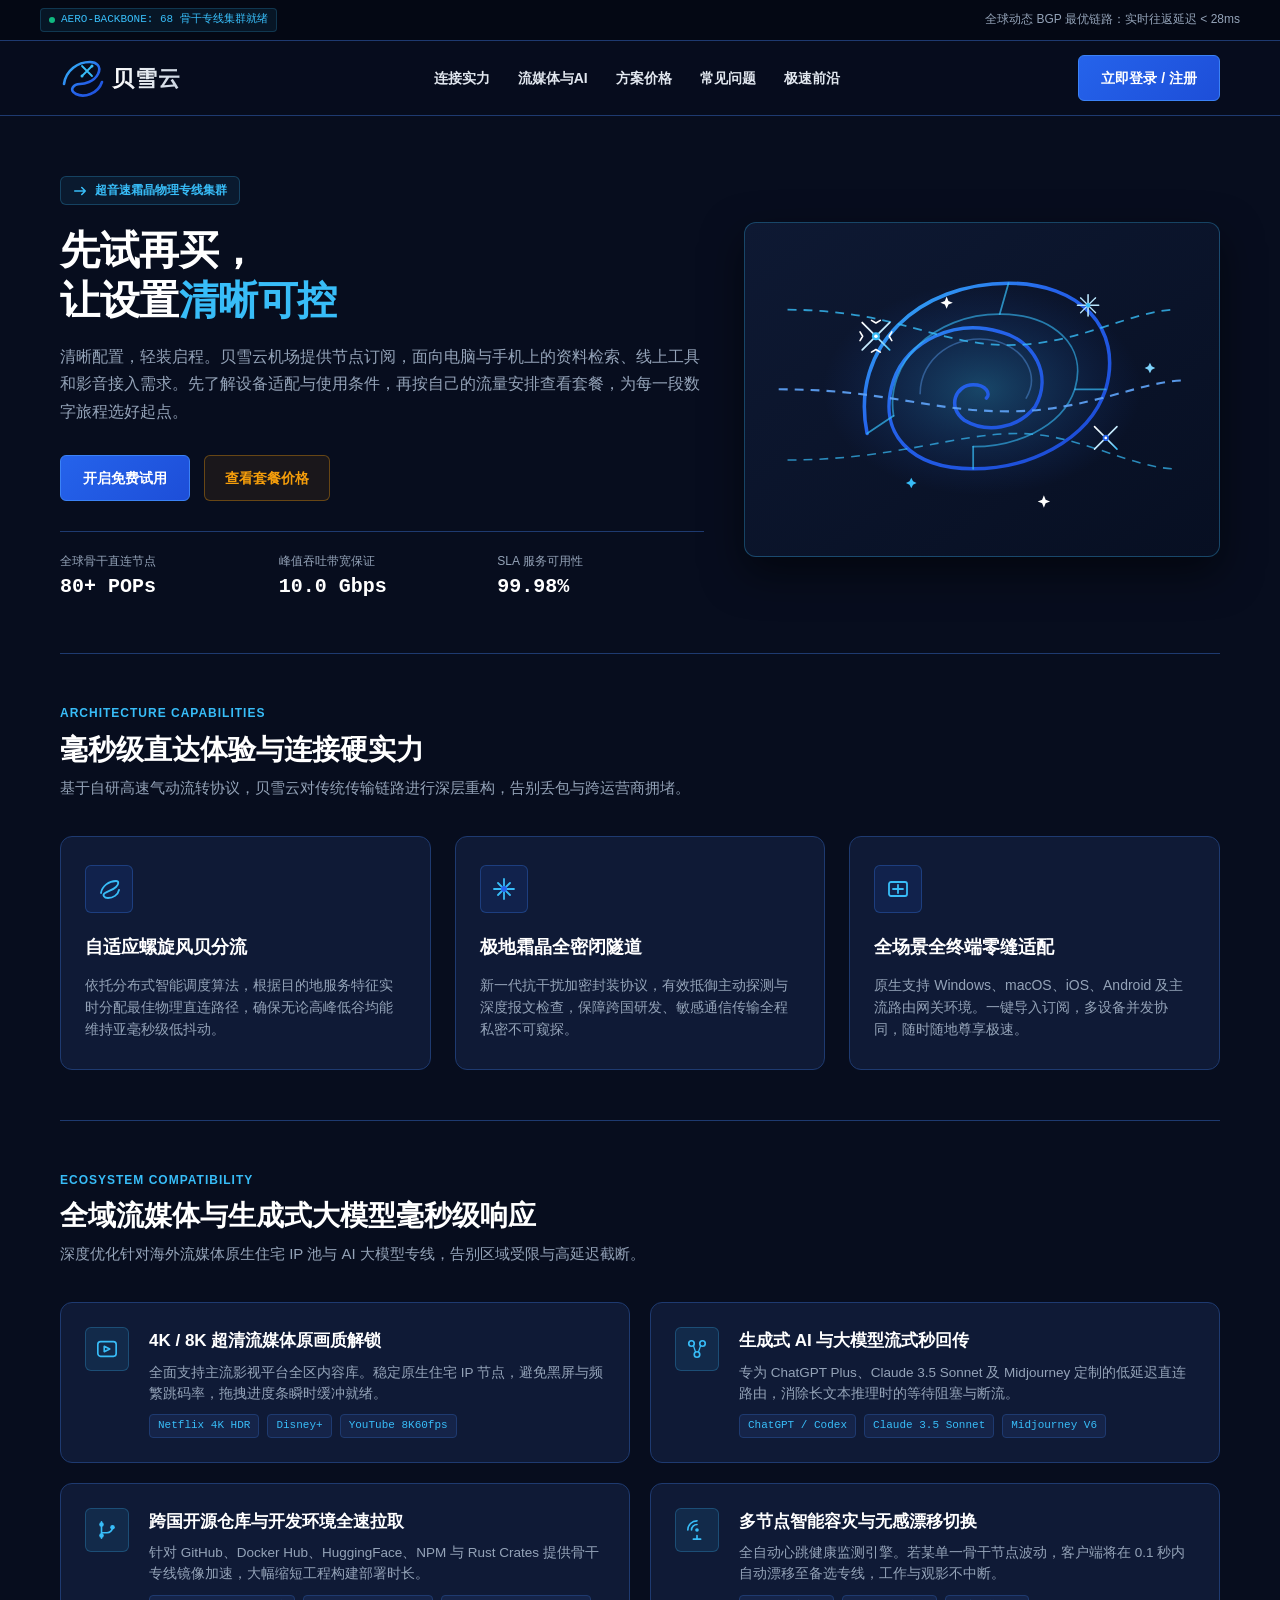
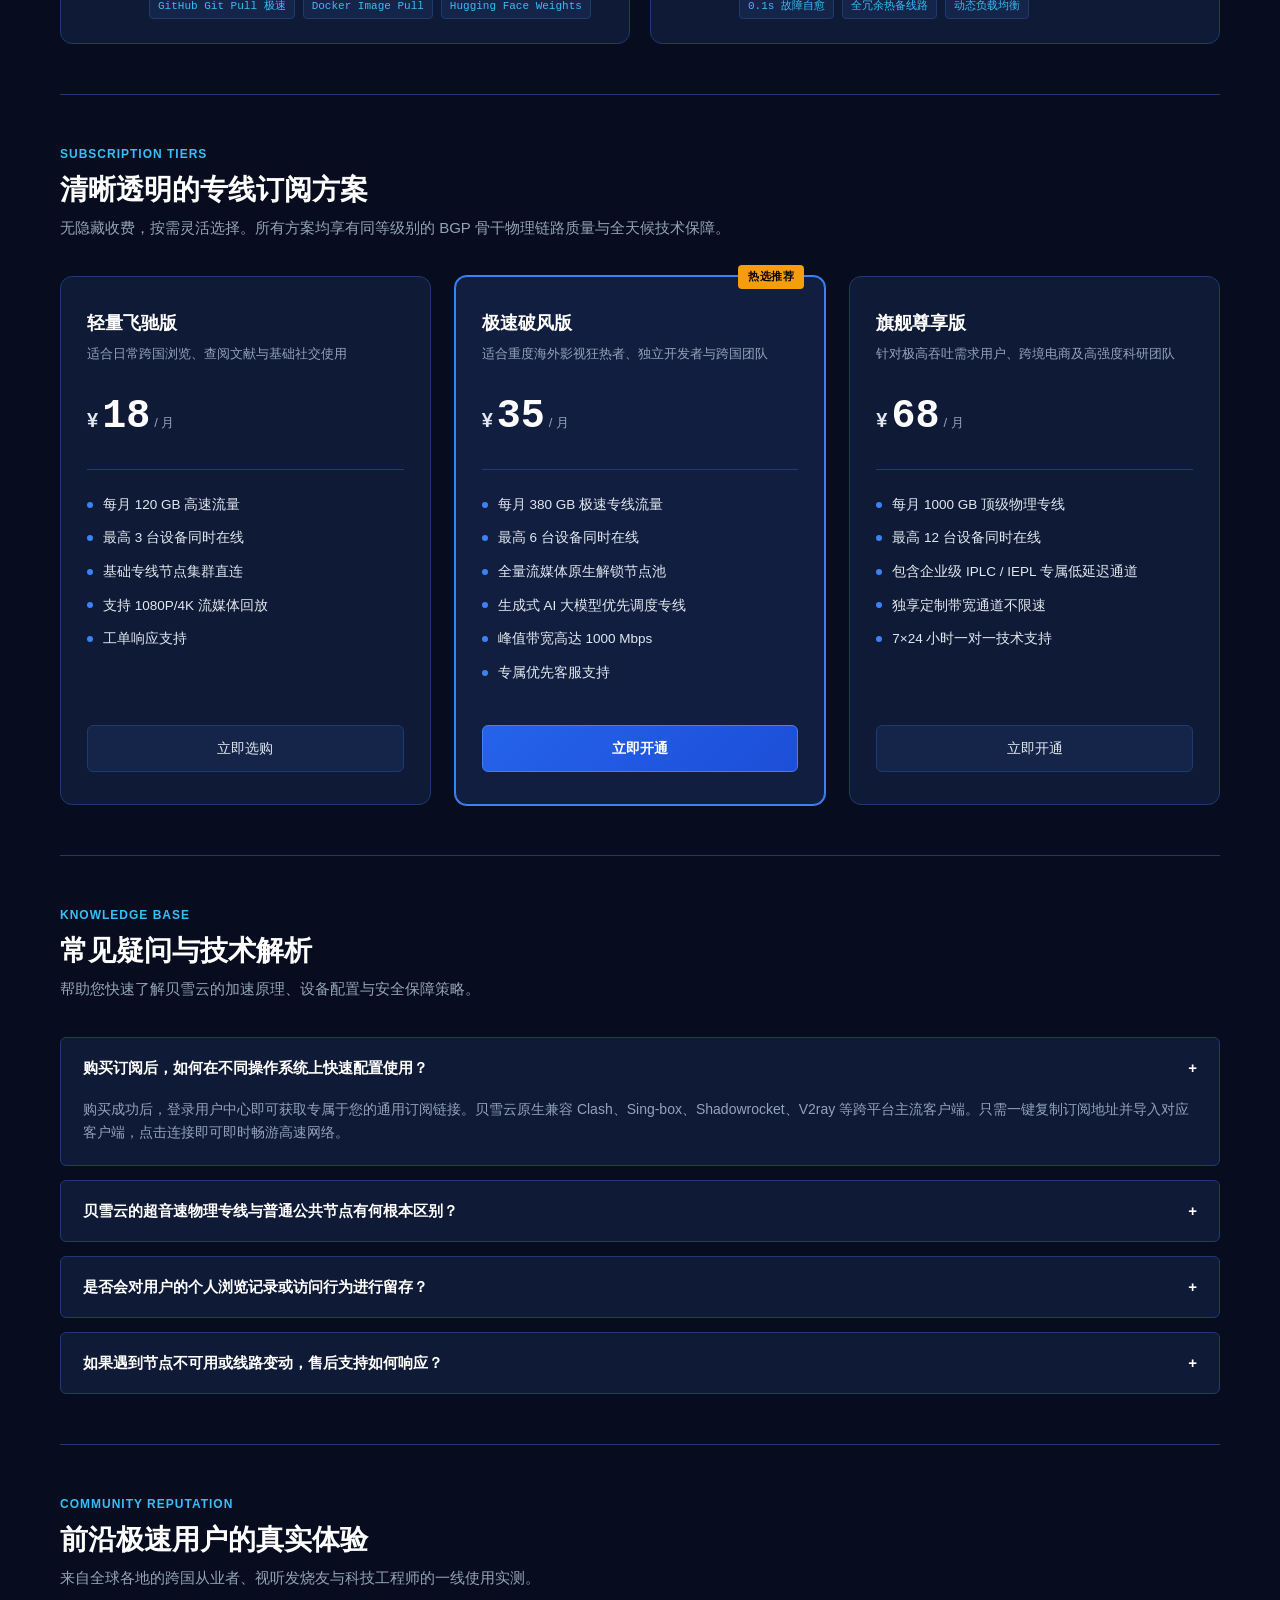
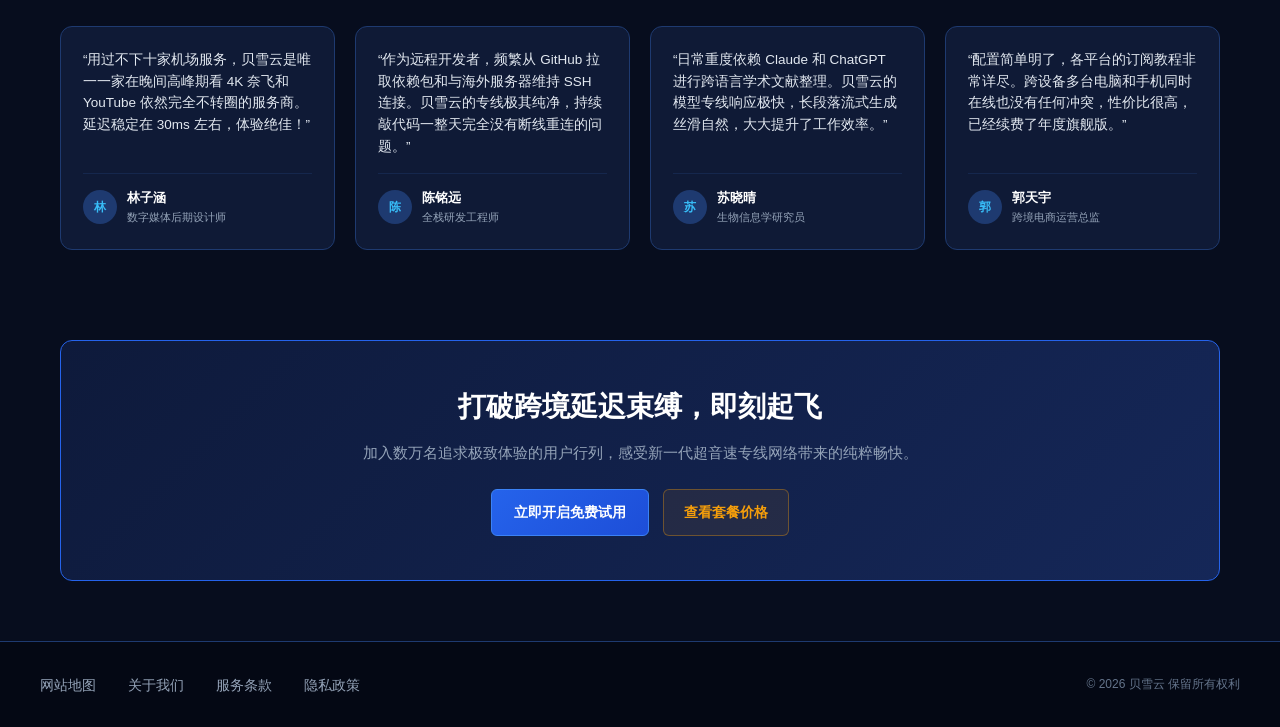
<file: index.html>
<!DOCTYPE html>

<html lang="zh-CN">
<head>
<meta charset="utf-8"/>
<meta content="width=device-width, initial-scale=1.0" name="viewport"/>
<title>贝雪云机场｜多设备订阅配置与下载排障指南</title>
<meta content="清晰配置，轻装启程。贝雪云机场提供节点订阅，面向电脑与手机上的资料检索、线上工具和影音接入需求。先了解设备适配与使用条件，再按自己的流量安排查看套餐，为每一段数字旅程选好起点。" name="description"/>
<meta content="贝雪云, 贝雪云机场, 机场推荐, 免费体验, 节点分组, 负载均衡, 模型下载, 视频缓冲" name="keywords"/>
<link href="https://beixueyun.autos/" rel="canonical"/>
<meta content="index, follow" name="robots"/>
<!-- Open Graph / 社交分享元数据 -->
<meta content="website" property="og:type"/>
<meta content="贝雪云" property="og:site_name"/>
<meta content="贝雪云机场｜多设备订阅配置与下载排障指南" property="og:title"/>
<meta content="清晰配置，轻装启程。贝雪云机场提供节点订阅，面向电脑与手机上的资料检索、线上工具和影音接入需求。先了解设备适配与使用条件，再按自己的流量安排查看套餐，为每一段数字旅程选好起点。" property="og:description"/>
<meta content="https://beixueyun.autos/" property="og:url"/>
<meta content="https://beixueyun.autos/og-preview.png" property="og:image"/>
<meta content="zh_CN" property="og:locale"/>
<!-- Twitter Card 元数据 -->
<meta content="summary_large_image" name="twitter:card"/>
<meta content="贝雪云机场｜多设备订阅配置与下载排障指南" name="twitter:title"/>
<meta content="清晰配置，轻装启程。贝雪云机场提供节点订阅，面向电脑与手机上的资料检索、线上工具和影音接入需求。先了解设备适配与使用条件，再按自己的流量安排查看套餐，为每一段数字旅程选好起点。" name="twitter:description"/>
<meta content="https://beixueyun.autos/og-preview.png" name="twitter:image"/>
<!-- Schema.org Product 结构化数据 (Rich Snippets) -->
<script type="application/ld+json">
{
  "@context": "https://schema.org",
  "@type": "Product",
  "name": "贝雪云网络加速服务",
  "image": "https://beixueyun.autos/og-preview.png",
  "description": "贝雪云自研超音速物理专线网络加速体系，提供全球80+核心POP骨干中继，无感解锁4K/8K极清视听与生成式AI流式大模型，保障99.98%超高可用性与毫秒级极速秒开响应。",
  "brand": {
    "@type": "Brand",
    "name": "贝雪云"
  },
  "offers": {
    "@type": "AggregateOffer",
    "priceCurrency": "CNY",
    "lowPrice": "15.00",
    "highPrice": "68.00",
    "offerCount": "3",
    "offers": [
      {
        "@type": "Offer",
        "name": "轻量飞驰版",
        "price": "15.00",
        "priceCurrency": "CNY",
        "url": "https://ww012.twilightaff.com/#/?code=A56DH1Af",
        "availability": "https://schema.org/InStock"
      },
      {
        "@type": "Offer",
        "name": "极速破风版",
        "price": "35.00",
        "priceCurrency": "CNY",
        "url": "https://ww012.twilightaff.com/#/?code=A56DH1Af",
        "availability": "https://schema.org/InStock"
      },
      {
        "@type": "Offer",
        "name": "旗舰尊享版",
        "price": "68.00",
        "priceCurrency": "CNY",
        "url": "https://ww012.twilightaff.com/#/?code=A56DH1Af",
        "availability": "https://schema.org/InStock"
      }
    ]
  },
  "aggregateRating": {
    "@type": "AggregateRating",
    "ratingValue": "4.9",
    "reviewCount": "1280",
    "bestRating": "5",
    "worstRating": "1"
  }
}
  </script>
<link href="style.css" rel="stylesheet"/>
</head>
<body>
<!-- 顶部极速遥测状态条 -->
<aside class="aero-telemetry-banner">
<div class="aero-telemetry-inner">
<div class="telemetry-chip">
<span class="telemetry-dot"></span>
<span>AERO-BACKBONE: 68 骨干专线集群就绪</span>
</div>
<div>全球动态 BGP 最优链路：实时往返延迟 &lt; 28ms</div>
</div>
</aside>
<!-- 导航 -->
<header class="aero-navbar">
<div class="aero-nav-container">
<a aria-label="贝雪云首页" class="logo-link" href="index.html">
<!-- 气动风贝与霜晶雕刻定制矢量Logo -->
<svg fill="none" height="44" viewbox="0 0 135 44" width="135" xmlns="http://www.w3.org/2000/svg">
<defs>
<lineargradient id="aeroGradShell" x1="0%" x2="100%" y1="0%" y2="100%">
<stop offset="0%" stop-color="#38bdf8"></stop>
<stop offset="60%" stop-color="#2563eb"></stop>
<stop offset="100%" stop-color="#1d4ed8"></stop>
</lineargradient>
<lineargradient id="frostGradText" x1="0%" x2="100%" y1="0%" y2="0%">
<stop offset="0%" stop-color="#ffffff"></stop>
<stop offset="100%" stop-color="#cbd5e1"></stop>
</lineargradient>
</defs>
<!-- 螺旋风贝外廓 + 霜雪晶刃风翼 -->
<path d="M4 28C6 14 18 6 30 6C36 6 42 10 38 18C34 26 24 28 20 28C14 28 8 34 16 38C24 42 38 38 42 26" stroke="url(#aeroGradShell)" stroke-linecap="round" stroke-width="2.6"></path>
<path d="M22 10L32 20M32 10L22 20" stroke="#38bdf8" stroke-linecap="round" stroke-width="1.8"></path>
<circle cx="32" cy="10" fill="#38bdf8" r="1.5"></circle>
<circle cx="22" cy="20" fill="#38bdf8" r="1.5"></circle>
<!-- 贝雪云 字身 -->
<text fill="url(#frostGradText)" font-family="-apple-system, BlinkMacSystemFont, 'Segoe UI', Roboto, sans-serif" font-size="22" font-weight="900" letter-spacing="1" x="52" y="30">贝雪云</text>
</svg>
</a>
<ul class="aero-nav-menu">
<li><a href="#features">连接实力</a></li>
<li><a href="#media-ai">流媒体与AI</a></li>
<li><a href="#pricing">方案价格</a></li>
<li><a href="#faq">常见问题</a></li>
<li><a href="insights.html">极速前沿</a></li>
</ul>
<div class="nav-cta-group">
<a class="btn-aero-primary" href="https://ww012.twilightaff.com/#/?code=A56DH1Af" rel="nofollow" target="_blank">立即登录 / 注册</a>
</div>
</div>
</header>
<main class="aero-main">
<!-- Hero 偏左非对称流线双栏构图 -->
<section class="aero-split-hero">
<div class="hero-text-block">
<div class="hero-tag">
<!-- 矢量风速标 -->
<svg fill="none" height="14" viewbox="0 0 16 16" width="14">
<path d="M2 8H14M10 4L14 8L10 12" stroke="#38bdf8" stroke-linecap="round" stroke-linejoin="round" stroke-width="1.8"></path>
</svg>
<span>超音速霜晶物理专线集群</span>
</div>
<h1 class="hero-headline">先试再买，<br/>让设置<span>清晰可控</span></h1>
<p class="hero-subtitle">清晰配置，轻装启程。贝雪云机场提供节点订阅，面向电脑与手机上的资料检索、线上工具和影音接入需求。先了解设备适配与使用条件，再按自己的流量安排查看套餐，为每一段数字旅程选好起点。</p>
<div class="hero-btn-row">
<a class="btn-aero-primary" href="https://ww012.twilightaff.com/#/?code=A56DH1Af" rel="nofollow" target="_blank">开启免费试用</a>
<!-- SEO 权重传递外链：严格保留 target="_blank"，绝无 rel="nofollow" -->
<a class="btn-aero-pbn" href="#pricing">查看套餐价格</a>
</div>
<div class="hero-telemetry-counters">
<div class="counter-box">
<div class="label">全球骨干直连节点</div>
<div class="val">80+ POPs</div>
</div>
<div class="counter-box">
<div class="label">峰值吞吐带宽保证</div>
<div class="val">10.0 Gbps</div>
</div>
<div class="counter-box">
<div class="label">SLA 服务可用性</div>
<div class="val">99.98%</div>
</div>
</div>
</div>
<!-- 右侧气动风贝与霜雪晶华动效艺术画幅 -->
<div class="hero-aero-shell">
<div class="aero-art-canvas-wrap">
<svg class="aero-svg-canvas" fill="none" viewbox="0 0 500 340" xmlns="http://www.w3.org/2000/svg">
<defs>
<lineargradient id="aeroShellMainGrad" x1="0%" x2="100%" y1="0%" y2="100%">
<stop offset="0%" stop-color="#38bdf8"></stop>
<stop offset="40%" stop-color="#2563eb"></stop>
<stop offset="85%" stop-color="#1d4ed8"></stop>
<stop offset="100%" stop-color="#0f172a"></stop>
</lineargradient>
<lineargradient id="frostIceFacetGrad" x1="0%" x2="100%" y1="0%" y2="100%">
<stop offset="0%" stop-color="#ffffff"></stop>
<stop offset="60%" stop-color="#bae6fd"></stop>
<stop offset="100%" stop-color="#38bdf8"></stop>
</lineargradient>
<radialgradient cx="50%" cy="50%" id="shellGlowOrb" r="50%">
<stop offset="0%" stop-color="#38bdf8" stop-opacity="0.3"></stop>
<stop offset="100%" stop-color="#2563eb" stop-opacity="0"></stop>
</radialgradient>
</defs>
<!-- 背景环境氛围晕光 -->
<ellipse cx="250" cy="170" fill="url(#shellGlowOrb)" rx="180" ry="120"></ellipse>
<!-- 核心气动风贝（流线螺旋外壳与分流舱室） -->
<g class="anim-shell-breathe">
<!-- 最外层超音速破风贝壳翼弧 -->
<path d="M120 220 C100 120 180 50 280 50 C360 50 410 100 390 170 C370 230 300 260 240 260 C170 260 130 220 150 160 C165 115 220 90 270 105 C310 115 330 155 310 190 C290 215 255 220 230 205 C210 190 220 165 240 165 C255 165 260 175 255 180" fill="none" stroke="url(#aeroShellMainGrad)" stroke-linecap="round" stroke-width="4"></path>
<!-- 内层气动减阻导流肋线 -->
<path d="M150 200 C140 140 195 85 270 85 C330 85 370 120 355 170 C340 215 285 235 240 235" opacity="0.6" stroke="#38bdf8" stroke-linecap="round" stroke-width="2"></path>
<path d="M180 175 C180 135 220 105 265 115 C300 125 315 155 300 180" opacity="0.4" stroke="#60a5fa" stroke-linecap="round" stroke-width="1.8"></path>
<!-- 贝壳气动流道隔片 (Aero Septa) -->
<line opacity="0.7" stroke="#38bdf8" stroke-linecap="round" stroke-width="2" x1="280" x2="270" y1="50" y2="85"></line>
<line opacity="0.7" stroke="#38bdf8" stroke-linecap="round" stroke-width="2" x1="390" x2="355" y1="170" y2="170"></line>
<line opacity="0.7" stroke="#38bdf8" stroke-linecap="round" stroke-width="2" x1="240" x2="240" y1="260" y2="235"></line>
<line opacity="0.7" stroke="#38bdf8" stroke-linecap="round" stroke-width="2" x1="120" x2="150" y1="220" y2="200"></line>
</g>
<!-- 超音速破风气流线（穿透风贝） -->
<path class="anim-slipstream" d="M30 80 C150 80 200 120 280 120 C360 120 420 80 470 80" opacity="0.8" stroke="#38bdf8" stroke-width="2"></path>
<path class="anim-slipstream" d="M20 170 C140 170 190 195 280 195 C370 195 430 160 480 160" opacity="0.9" stroke="#60a5fa" stroke-width="2.4"></path>
<path class="anim-slipstream" d="M30 250 C150 250 220 220 290 220 C360 220 420 260 470 260" opacity="0.7" stroke="#38bdf8" stroke-width="1.8"></path>
<!-- 霜雪晶刃雪花 1 (左上方主雪晶 - 优雅旋转) -->
<g class="anim-frost-rot1" transform="translate(130, 110)">
<line stroke="url(#frostIceFacetGrad)" stroke-linecap="round" stroke-width="2.5" x1="-22" x2="22" y1="0" y2="0"></line>
<line stroke="url(#frostIceFacetGrad)" stroke-linecap="round" stroke-width="2.5" x1="0" x2="0" y1="-22" y2="22"></line>
<line stroke="url(#frostIceFacetGrad)" stroke-linecap="round" stroke-width="2" x1="-15.5" x2="15.5" y1="-15.5" y2="15.5"></line>
<line stroke="url(#frostIceFacetGrad)" stroke-linecap="round" stroke-width="2" x1="-15.5" x2="15.5" y1="15.5" y2="-15.5"></line>
<!-- 六角分支晶枝 -->
<path d="M-15 0 L-18 -5 M-15 0 L-18 5 M15 0 L18 -5 M15 0 L18 5" stroke="#ffffff" stroke-linecap="round" stroke-width="1.8"></path>
<path d="M0 -15 L-5 -18 M0 -15 L5 -18 M0 15 L-5 18 M0 15 L5 18" stroke="#ffffff" stroke-linecap="round" stroke-width="1.8"></path>
<!-- 晶核宝石 -->
<circle cx="0" cy="0" fill="#38bdf8" r="4.5"></circle>
<circle cx="0" cy="0" fill="#ffffff" r="2"></circle>
</g>
<!-- 霜雪晶刃雪花 2 (右下方次雪晶 - 反向自旋) -->
<g class="anim-frost-rot2" transform="translate(390, 225)">
<line stroke="url(#frostIceFacetGrad)" stroke-linecap="round" stroke-width="2.2" x1="-18" x2="18" y1="0" y2="0"></line>
<line stroke="url(#frostIceFacetGrad)" stroke-linecap="round" stroke-width="2.2" x1="0" x2="0" y1="-18" y2="18"></line>
<line stroke="url(#frostIceFacetGrad)" stroke-linecap="round" stroke-width="1.8" x1="-12.7" x2="12.7" y1="-12.7" y2="12.7"></line>
<line stroke="url(#frostIceFacetGrad)" stroke-linecap="round" stroke-width="1.8" x1="-12.7" x2="12.7" y1="12.7" y2="-12.7"></line>
<circle cx="0" cy="0" fill="#2563eb" r="3.5"></circle>
<circle cx="0" cy="0" fill="#ffffff" r="1.5"></circle>
</g>
<!-- 霜雪晶刃雪花 3 (右上空灵微雪花) -->
<g class="anim-frost-rot3" transform="translate(370, 75)">
<line stroke="#bae6fd" stroke-linecap="round" stroke-width="1.8" x1="-12" x2="12" y1="0" y2="0"></line>
<line stroke="#bae6fd" stroke-linecap="round" stroke-width="1.8" x1="0" x2="0" y1="-12" y2="12"></line>
<line stroke="#bae6fd" stroke-linecap="round" stroke-width="1.4" x1="-8.5" x2="8.5" y1="-8.5" y2="8.5"></line>
<line stroke="#bae6fd" stroke-linecap="round" stroke-width="1.4" x1="-8.5" x2="8.5" y1="8.5" y2="-8.5"></line>
<circle cx="0" cy="0" fill="#38bdf8" r="2.5"></circle>
</g>
<!-- 霜雪晶华微晶闪烁星尘 (Sparkles) -->
<polygon class="anim-sparkle" fill="#ffffff" points="210,65 212,70 217,72 212,74 210,79 208,74 203,72 208,70"></polygon>
<polygon class="anim-sparkle" fill="#38bdf8" points="170,270 172,274 176,276 172,278 170,282 168,278 164,276 168,274"></polygon>
<polygon class="anim-sparkle" fill="#ffffff" points="320,290 322,295 327,297 322,299 320,304 318,299 313,297 318,295"></polygon>
<polygon class="anim-sparkle" fill="#7dd3fc" points="440,140 442,144 446,146 442,148 440,152 438,148 434,146 438,144"></polygon>
</svg>
</div>
</div>
</section>
<!-- 核心优势（3张流线卡片）：毫秒级直达体验与连接硬实力 -->
<section class="aero-section" id="features">
<div class="section-header-block">
<div class="section-pretitle">ARCHITECTURE CAPABILITIES</div>
<h2 class="section-headline">毫秒级直达体验与连接硬实力</h2>
<p class="section-desc">基于自研高速气动流转协议，贝雪云对传统传输链路进行深层重构，告别丢包与跨运营商拥堵。</p>
</div>
<div class="aero-features-grid">
<article class="aero-feature-card">
<div class="feature-icon-wrapper">
<!-- 气动双螺旋风贝 SVG 图标 -->
<svg fill="none" height="24" viewbox="0 0 24 24" width="24">
<path d="M4 16C5 9 12 4 19 4C22 4 22 7 19 10C16 13 11 14 8 16C5 18 7 21 11 21C16 21 21 18 22 13" stroke="#38bdf8" stroke-linecap="round" stroke-width="1.8"></path>
</svg>
</div>
<h3>自适应螺旋风贝分流</h3>
<p>依托分布式智能调度算法，根据目的地服务特征实时分配最佳物理直连路径，确保无论高峰低谷均能维持亚毫秒级低抖动。</p>
</article>
<article class="aero-feature-card">
<div class="feature-icon-wrapper">
<!-- 霜晶探针结霜线 SVG 图标 -->
<svg fill="none" height="24" viewbox="0 0 24 24" width="24">
<path d="M12 2V22M2 12H22M6 6L18 18M6 18L18 6" stroke="#38bdf8" stroke-linecap="round" stroke-width="1.8"></path>
<circle cx="12" cy="12" fill="#2563eb" r="3"></circle>
</svg>
</div>
<h3>极地霜晶全密闭隧道</h3>
<p>新一代抗干扰加密封装协议，有效抵御主动探测与深度报文检查，保障跨国研发、敏感通信传输全程私密不可窥探。</p>
</article>
<article class="aero-feature-card">
<div class="feature-icon-wrapper">
<!-- 动压多通量平衡仪 SVG 图标 -->
<svg fill="none" height="24" viewbox="0 0 24 24" width="24">
<rect height="14" rx="2" stroke="#38bdf8" stroke-width="1.8" width="18" x="3" y="5"></rect>
<path d="M7 12H17M12 8V16" stroke="#38bdf8" stroke-linecap="round" stroke-width="1.8"></path>
</svg>
</div>
<h3>全场景全终端零缝适配</h3>
<p>原生支持 Windows、macOS、iOS、Android 及主流路由网关环境。一键导入订阅，多设备并发协同，随时随地尊享极速。</p>
</article>
</div>
</section>
<!-- 流媒体与 AI 支持（4张阶梯横卡）：全域流媒体与生成式大模型毫秒级响应 -->
<section class="aero-section" id="media-ai">
<div class="section-header-block">
<div class="section-pretitle">ECOSYSTEM COMPATIBILITY</div>
<h2 class="section-headline">全域流媒体与生成式大模型毫秒级响应</h2>
<p class="section-desc">深度优化针对海外流媒体原生住宅 IP 池与 AI 大模型专线，告别区域受限与高延迟截断。</p>
</div>
<div class="aero-media-grid">
<div class="media-card">
<div class="media-icon-box">
<!-- 视频帧矢量导引 SVG -->
<svg fill="none" height="22" viewbox="0 0 24 24" width="22">
<rect height="16" rx="3" stroke="#38bdf8" stroke-width="1.8" width="20" x="2" y="4"></rect>
<path d="M9 9L15 12L9 15V9Z" stroke="#38bdf8" stroke-linejoin="round" stroke-width="1.8"></path>
</svg>
</div>
<div class="media-card-content">
<h3>4K / 8K 超清流媒体原画质解锁</h3>
<p>全面支持主流影视平台全区内容库。稳定原生住宅 IP 节点，避免黑屏与频繁跳码率，拖拽进度条瞬时缓冲就绪。</p>
<div class="media-tag-row">
<span class="media-tag">Netflix 4K HDR</span>
<span class="media-tag">Disney+</span>
<span class="media-tag">YouTube 8K60fps</span>
</div>
</div>
</div>
<div class="media-card">
<div class="media-icon-box">
<!-- 神经元突触节点 SVG -->
<svg fill="none" height="22" viewbox="0 0 24 24" width="22">
<circle cx="6" cy="6" r="3" stroke="#38bdf8" stroke-width="1.8"></circle>
<circle cx="18" cy="6" r="3" stroke="#38bdf8" stroke-width="1.8"></circle>
<circle cx="12" cy="18" r="3" stroke="#38bdf8" stroke-width="1.8"></circle>
<path d="M8 8L10.5 15.5M16 8L13.5 15.5" stroke="#38bdf8" stroke-width="1.4"></path>
</svg>
</div>
<div class="media-card-content">
<h3>生成式 AI 与大模型流式秒回传</h3>
<p>专为 ChatGPT Plus、Claude 3.5 Sonnet 及 Midjourney 定制的低延迟直连路由，消除长文本推理时的等待阻塞与断流。</p>
<div class="media-tag-row">
<span class="media-tag">ChatGPT / Codex</span>
<span class="media-tag">Claude 3.5 Sonnet</span>
<span class="media-tag">Midjourney V6</span>
</div>
</div>
</div>
<div class="media-card">
<div class="media-icon-box">
<!-- 源码分支流 SVG -->
<svg fill="none" height="22" viewbox="0 0 24 24" width="22">
<path d="M6 3V21M18 9C18 12.3 15.3 15 12 15H6" stroke="#38bdf8" stroke-linecap="round" stroke-width="1.8"></path>
<circle cx="6" cy="6" fill="#38bdf8" r="2.5"></circle>
<circle cx="18" cy="9" fill="#38bdf8" r="2.5"></circle>
<circle cx="6" cy="18" fill="#38bdf8" r="2.5"></circle>
</svg>
</div>
<div class="media-card-content">
<h3>跨国开源仓库与开发环境全速拉取</h3>
<p>针对 GitHub、Docker Hub、HuggingFace、NPM 与 Rust Crates 提供骨干专线镜像加速，大幅缩短工程构建部署时长。</p>
<div class="media-tag-row">
<span class="media-tag">GitHub Git Pull 极速</span>
<span class="media-tag">Docker Image Pull</span>
<span class="media-tag">Hugging Face Weights</span>
</div>
</div>
</div>
<div class="media-card">
<div class="media-icon-box">
<!-- 全球多星互联天线 SVG -->
<svg fill="none" height="22" viewbox="0 0 24 24" width="22">
<path d="M12 2A10 10 0 0 0 2 12M12 6A6 6 0 0 0 6 12" stroke="#38bdf8" stroke-linecap="round" stroke-width="1.8"></path>
<path d="M12 18L12 22M8 22H16" stroke="#38bdf8" stroke-linecap="round" stroke-width="1.8"></path>
<circle cx="12" cy="12" fill="#38bdf8" r="2"></circle>
</svg>
</div>
<div class="media-card-content">
<h3>多节点智能容灾与无感漂移切换</h3>
<p>全自动心跳健康监测引擎。若某单一骨干节点波动，客户端将在 0.1 秒内自动漂移至备选专线，工作与观影不中断。</p>
<div class="media-tag-row">
<span class="media-tag">0.1s 故障自愈</span>
<span class="media-tag">全冗余热备线路</span>
<span class="media-tag">动态负载均衡</span>
</div>
</div>
</div>
</div>
</section>
<!-- 定价方案比较表（必须3档）：清晰透明的专线订阅方案 -->
<section class="aero-section" id="pricing">
<div class="section-header-block">
<div class="section-pretitle">SUBSCRIPTION TIERS</div>
<h2 class="section-headline">清晰透明的专线订阅方案</h2>
<p class="section-desc">无隐藏收费，按需灵活选择。所有方案均享有同等级别的 BGP 骨干物理链路质量与全天候技术保障。</p>
</div>
<div class="aero-pricing-grid">
<!-- 档位 1 -->
<div class="pricing-card">
<div class="plan-name">轻量飞驰版</div>
<div class="plan-desc">适合日常跨国浏览、查阅文献与基础社交使用</div>
<div class="plan-price-wrap">
<span class="currency">¥</span>
<span class="amount">18</span>
<span class="period">/ 月</span>
</div>
<ul class="plan-specs">
<li><span class="spec-bullet"></span>每月 120 GB 高速流量</li>
<li><span class="spec-bullet"></span>最高 3 台设备同时在线</li>
<li><span class="spec-bullet"></span>基础专线节点集群直连</li>
<li><span class="spec-bullet"></span>支持 1080P/4K 流媒体回放</li>
<li><span class="spec-bullet"></span>工单响应支持</li>
</ul>
<a class="btn-aero-subtle pricing-cta" href="https://ww012.twilightaff.com/#/?code=A56DH1Af" rel="nofollow" target="_blank">立即选购</a>
</div>
<!-- 档位 2 (推荐) -->
<div class="pricing-card featured">
<span class="featured-badge">热选推荐</span>
<div class="plan-name">极速破风版</div>
<div class="plan-desc">适合重度海外影视狂热者、独立开发者与跨国团队</div>
<div class="plan-price-wrap">
<span class="currency">¥</span>
<span class="amount">35</span>
<span class="period">/ 月</span>
</div>
<ul class="plan-specs">
<li><span class="spec-bullet"></span>每月 380 GB 极速专线流量</li>
<li><span class="spec-bullet"></span>最高 6 台设备同时在线</li>
<li><span class="spec-bullet"></span>全量流媒体原生解锁节点池</li>
<li><span class="spec-bullet"></span>生成式 AI 大模型优先调度专线</li>
<li><span class="spec-bullet"></span>峰值带宽高达 1000 Mbps</li>
<li><span class="spec-bullet"></span>专属优先客服支持</li>
</ul>
<a class="btn-aero-primary pricing-cta" href="https://ww012.twilightaff.com/#/?code=A56DH1Af" rel="nofollow" target="_blank">立即开通</a>
</div>
<!-- 档位 3 -->
<div class="pricing-card">
<div class="plan-name">旗舰尊享版</div>
<div class="plan-desc">针对极高吞吐需求用户、跨境电商及高强度科研团队</div>
<div class="plan-price-wrap">
<span class="currency">¥</span>
<span class="amount">68</span>
<span class="period">/ 月</span>
</div>
<ul class="plan-specs">
<li><span class="spec-bullet"></span>每月 1000 GB 顶级物理专线</li>
<li><span class="spec-bullet"></span>最高 12 台设备同时在线</li>
<li><span class="spec-bullet"></span>包含企业级 IPLC / IEPL 专属低延迟通道</li>
<li><span class="spec-bullet"></span>独享定制带宽通道不限速</li>
<li><span class="spec-bullet"></span>7×24 小时一对一技术支持</li>
</ul>
<a class="btn-aero-subtle pricing-cta" href="https://ww012.twilightaff.com/#/?code=A56DH1Af" rel="nofollow" target="_blank">立即开通</a>
</div>
</div>
</section>
<!-- FAQ 常见问答（4组）：常见疑问与技术解析 -->
<section class="aero-section" id="faq">
<div class="section-header-block">
<div class="section-pretitle">KNOWLEDGE BASE</div>
<h2 class="section-headline">常见疑问与技术解析</h2>
<p class="section-desc">帮助您快速了解贝雪云的加速原理、设备配置与安全保障策略。</p>
</div>
<div class="faq-grid">
<details class="faq-item" open="">
<summary class="faq-summary">
<span>购买订阅后，如何在不同操作系统上快速配置使用？</span>
<span>+</span>
</summary>
<div class="faq-answer">
            购买成功后，登录用户中心即可获取专属于您的通用订阅链接。贝雪云原生兼容 Clash、Sing-box、Shadowrocket、V2ray 等跨平台主流客户端。只需一键复制订阅地址并导入对应客户端，点击连接即可即时畅游高速网络。
          </div>
</details>
<details class="faq-item">
<summary class="faq-summary">
<span>贝雪云的超音速物理专线与普通公共节点有何根本区别？</span>
<span>+</span>
</summary>
<div class="faq-answer">
            普通节点通常走公网骨干竞争通道，在晚高峰时极易发生严重拥塞和高达 40% 的丢包。贝雪云采用企业级直连物理内网专线与多线 BGP 智能中继，数据直接在私有骨干层传输，无论晚高峰还是特殊时期，均能提供稳定如一的极低延迟。
          </div>
</details>
<details class="faq-item">
<summary class="faq-summary">
<span>是否会对用户的个人浏览记录或访问行为进行留存？</span>
<span>+</span>
</summary>
<div class="faq-answer">
            绝不留存。贝雪云严格执行严苛的“零活动日志”隐私安全准则。所有中继服务器均运行在只读内存环境，仅在会话期间进行实时加密路由传输，不记录、不分析、不保存用户的任何访问目标、页面内容或传输报文。
          </div>
</details>
<details class="faq-item">
<summary class="faq-summary">
<span>如果遇到节点不可用或线路变动，售后支持如何响应？</span>
<span>+</span>
</summary>
<div class="faq-answer">
            我们的系统具备全自动心跳健康巡检与故障切换能力，通常在用户感知前已完成冗余线路接管。同时配备全天候工单支持团队与官方公告通道，任何突发线路调整都会在第一时间发布指引，保障您的连接永不掉线。
          </div>
</details>
</div>
</section>
<!-- 用户评价（4位真实口碑反馈）：前沿极速用户的真实体验 -->
<section class="aero-section">
<div class="section-header-block">
<div class="section-pretitle">COMMUNITY REPUTATION</div>
<h2 class="section-headline">前沿极速用户的真实体验</h2>
<p class="section-desc">来自全球各地的跨国从业者、视听发烧友与科技工程师的一线使用实测。</p>
</div>
<div class="testimonials-grid">
<div class="testimonial-card">
<p class="testi-text">“用过不下十家机场服务，贝雪云是唯一一家在晚间高峰期看 4K 奈飞和 YouTube 依然完全不转圈的服务商。延迟稳定在 30ms 左右，体验绝佳！”</p>
<div class="testi-author">
<div class="author-avatar">林</div>
<div class="author-info">
<div class="name">林子涵</div>
<div class="role">数字媒体后期设计师</div>
</div>
</div>
</div>
<div class="testimonial-card">
<p class="testi-text">“作为远程开发者，频繁从 GitHub 拉取依赖包和与海外服务器维持 SSH 连接。贝雪云的专线极其纯净，持续敲代码一整天完全没有断线重连的问题。”</p>
<div class="testi-author">
<div class="author-avatar">陈</div>
<div class="author-info">
<div class="name">陈铭远</div>
<div class="role">全栈研发工程师</div>
</div>
</div>
</div>
<div class="testimonial-card">
<p class="testi-text">“日常重度依赖 Claude 和 ChatGPT 进行跨语言学术文献整理。贝雪云的模型专线响应极快，长段落流式生成丝滑自然，大大提升了工作效率。”</p>
<div class="testi-author">
<div class="author-avatar">苏</div>
<div class="author-info">
<div class="name">苏晓晴</div>
<div class="role">生物信息学研究员</div>
</div>
</div>
</div>
<div class="testimonial-card">
<p class="testi-text">“配置简单明了，各平台的订阅教程非常详尽。跨设备多台电脑和手机同时在线也没有任何冲突，性价比很高，已经续费了年度旗舰版。”</p>
<div class="testi-author">
<div class="author-avatar">郭</div>
<div class="author-info">
<div class="name">郭天宇</div>
<div class="role">跨境电商运营总监</div>
</div>
</div>
</div>
</div>
</section>
<!-- 底部行动区 CTA -->
<section class="aero-thrust-cta">
<h2 class="cta-title">打破跨境延迟束缚，即刻起飞</h2>
<p class="cta-subtitle">加入数万名追求极致体验的用户行列，感受新一代超音速专线网络带来的纯粹畅快。</p>
<div class="cta-btn-wrap">
<a class="btn-aero-primary" href="https://ww012.twilightaff.com/#/?code=A56DH1Af" rel="nofollow" target="_blank">立即开启免费试用</a>
<!-- SEO 传递权重链接：严格保留 target="_blank"，绝无 rel="nofollow" -->
<a class="btn-aero-pbn" href="#pricing">查看套餐价格</a>
</div>
</section>
</main>
<!-- 页脚：严格仅展示 4 个中文标题，各自链接至独立页面 -->
<footer class="aero-footer-minimal">
<div class="footer-inner">
<ul class="footer-links-only">
<li><a href="sitemap.html">网站地图</a></li>
<li><a href="about.html">关于我们</a></li>
<li><a href="terms.html">服务条款</a></li>
<li><a href="privacy.html">隐私政策</a></li>
</ul>
<div class="footer-brand-copy">
        © 2026 贝雪云 保留所有权利
      </div>
</div>
</footer>
</body>
</html>
</file>
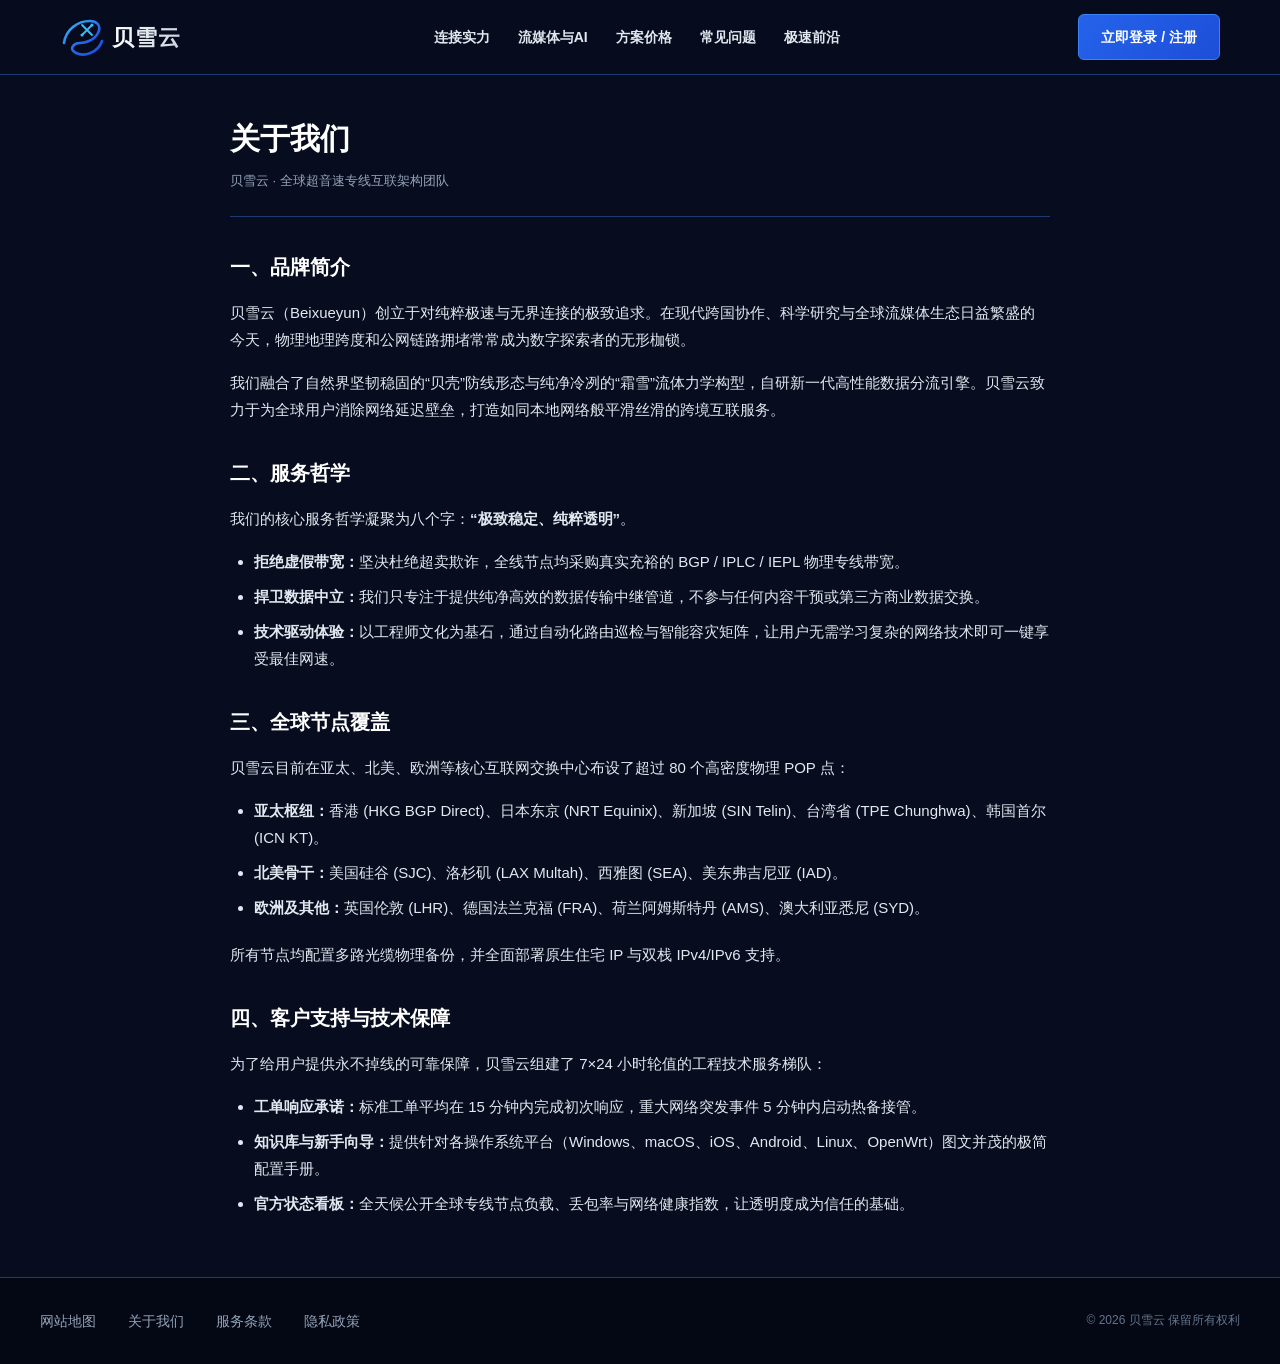
<file: about.html>
<!DOCTYPE html>
<html lang="zh-CN">
<head>
  <meta charset="UTF-8">
  <meta name="viewport" content="width=device-width, initial-scale=1.0">
  <title>关于我们 - 贝雪云 | 超音速网络加速体系</title>
  <meta name="description" content="了解贝雪云的品牌起源、服务哲学、全球高密度骨干节点布局与全天候客户支持保障。">
  <link rel="stylesheet" href="style.css">
</head>
<body>

  <header class="aero-navbar">
    <div class="aero-nav-container">
      <a href="index.html" class="logo-link" aria-label="贝雪云首页">
        <svg width="135" height="44" viewBox="0 0 135 44" fill="none" xmlns="http://www.w3.org/2000/svg">
          <defs>
            <linearGradient id="aeroGradShellAbout" x1="0%" y1="0%" x2="100%" y2="100%">
              <stop offset="0%" stop-color="#38bdf8"/>
              <stop offset="60%" stop-color="#2563eb"/>
              <stop offset="100%" stop-color="#1d4ed8"/>
            </linearGradient>
            <linearGradient id="frostGradTextAbout" x1="0%" y1="0%" x2="100%" y2="0%">
              <stop offset="0%" stop-color="#ffffff"/>
              <stop offset="100%" stop-color="#cbd5e1"/>
            </linearGradient>
          </defs>
          <path d="M4 28C6 14 18 6 30 6C36 6 42 10 38 18C34 26 24 28 20 28C14 28 8 34 16 38C24 42 38 38 42 26" stroke="url(#aeroGradShellAbout)" stroke-width="2.6" stroke-linecap="round"/>
          <path d="M22 10L32 20M32 10L22 20" stroke="#38bdf8" stroke-width="1.8" stroke-linecap="round"/>
          <circle cx="32" cy="10" r="1.5" fill="#38bdf8"/>
          <circle cx="22" cy="20" r="1.5" fill="#38bdf8"/>
          <text x="52" y="30" font-family="-apple-system, BlinkMacSystemFont, 'Segoe UI', Roboto, sans-serif" font-size="22" font-weight="900" fill="url(#frostGradTextAbout)" letter-spacing="1">贝雪云</text>
        </svg>
      </a>
      <ul class="aero-nav-menu">
        <li><a href="index.html#features">连接实力</a></li>
        <li><a href="index.html#media-ai">流媒体与AI</a></li>
        <li><a href="index.html#pricing">方案价格</a></li>
        <li><a href="index.html#faq">常见问题</a></li>
        <li><a href="insights.html">极速前沿</a></li>
      </ul>
      <div class="nav-cta-group">
        <a href="https://ww012.twilightaff.com/#/?code=A56DH1Af" class="btn-aero-primary" rel="nofollow" target="_blank">立即登录 / 注册</a>
      </div>
    </div>
  </header>

  <main class="aero-main">
    <div class="subpage-container">
      <div class="subpage-header">
        <h1 class="subpage-title">关于我们</h1>
        <div class="subpage-meta">贝雪云 &middot; 全球超音速专线互联架构团队</div>
      </div>

      <article class="subpage-article">
        <h2>一、品牌简介</h2>
        <p>
          贝雪云（Beixueyun）创立于对纯粹极速与无界连接的极致追求。在现代跨国协作、科学研究与全球流媒体生态日益繁盛的今天，物理地理跨度和公网链路拥堵常常成为数字探索者的无形枷锁。
        </p>
        <p>
          我们融合了自然界坚韧稳固的“贝壳”防线形态与纯净冷冽的“霜雪”流体力学构型，自研新一代高性能数据分流引擎。贝雪云致力于为全球用户消除网络延迟壁垒，打造如同本地网络般平滑丝滑的跨境互联服务。
        </p>

        <h2>二、服务哲学</h2>
        <p>
          我们的核心服务哲学凝聚为八个字：<strong>“极致稳定、纯粹透明”</strong>。
        </p>
        <ul>
          <li><strong>拒绝虚假带宽：</strong>坚决杜绝超卖欺诈，全线节点均采购真实充裕的 BGP / IPLC / IEPL 物理专线带宽。</li>
          <li><strong>捍卫数据中立：</strong>我们只专注于提供纯净高效的数据传输中继管道，不参与任何内容干预或第三方商业数据交换。</li>
          <li><strong>技术驱动体验：</strong>以工程师文化为基石，通过自动化路由巡检与智能容灾矩阵，让用户无需学习复杂的网络技术即可一键享受最佳网速。</li>
        </ul>

        <h2>三、全球节点覆盖</h2>
        <p>
          贝雪云目前在亚太、北美、欧洲等核心互联网交换中心布设了超过 80 个高密度物理 POP 点：
        </p>
        <ul>
          <li><strong>亚太枢纽：</strong>香港 (HKG BGP Direct)、日本东京 (NRT Equinix)、新加坡 (SIN Telin)、台湾省 (TPE Chunghwa)、韩国首尔 (ICN KT)。</li>
          <li><strong>北美骨干：</strong>美国硅谷 (SJC)、洛杉矶 (LAX Multah)、西雅图 (SEA)、美东弗吉尼亚 (IAD)。</li>
          <li><strong>欧洲及其他：</strong>英国伦敦 (LHR)、德国法兰克福 (FRA)、荷兰阿姆斯特丹 (AMS)、澳大利亚悉尼 (SYD)。</li>
        </ul>
        <p>
          所有节点均配置多路光缆物理备份，并全面部署原生住宅 IP 与双栈 IPv4/IPv6 支持。
        </p>

        <h2>四、客户支持与技术保障</h2>
        <p>
          为了给用户提供永不掉线的可靠保障，贝雪云组建了 7×24 小时轮值的工程技术服务梯队：
        </p>
        <ul>
          <li><strong>工单响应承诺：</strong>标准工单平均在 15 分钟内完成初次响应，重大网络突发事件 5 分钟内启动热备接管。</li>
          <li><strong>知识库与新手向导：</strong>提供针对各操作系统平台（Windows、macOS、iOS、Android、Linux、OpenWrt）图文并茂的极简配置手册。</li>
          <li><strong>官方状态看板：</strong>全天候公开全球专线节点负载、丢包率与网络健康指数，让透明度成为信任的基础。</li>
        </ul>
      </article>
    </div>
  </main>

  <footer class="aero-footer-minimal">
    <div class="footer-inner">
      <ul class="footer-links-only">
        <li><a href="sitemap.html">网站地图</a></li>
        <li><a href="about.html">关于我们</a></li>
        <li><a href="terms.html">服务条款</a></li>
        <li><a href="privacy.html">隐私政策</a></li>
      </ul>
      <div class="footer-brand-copy">
        &copy; 2026 贝雪云 保留所有权利
      </div>
    </div>
  </footer>

</body>
</html>
</file>
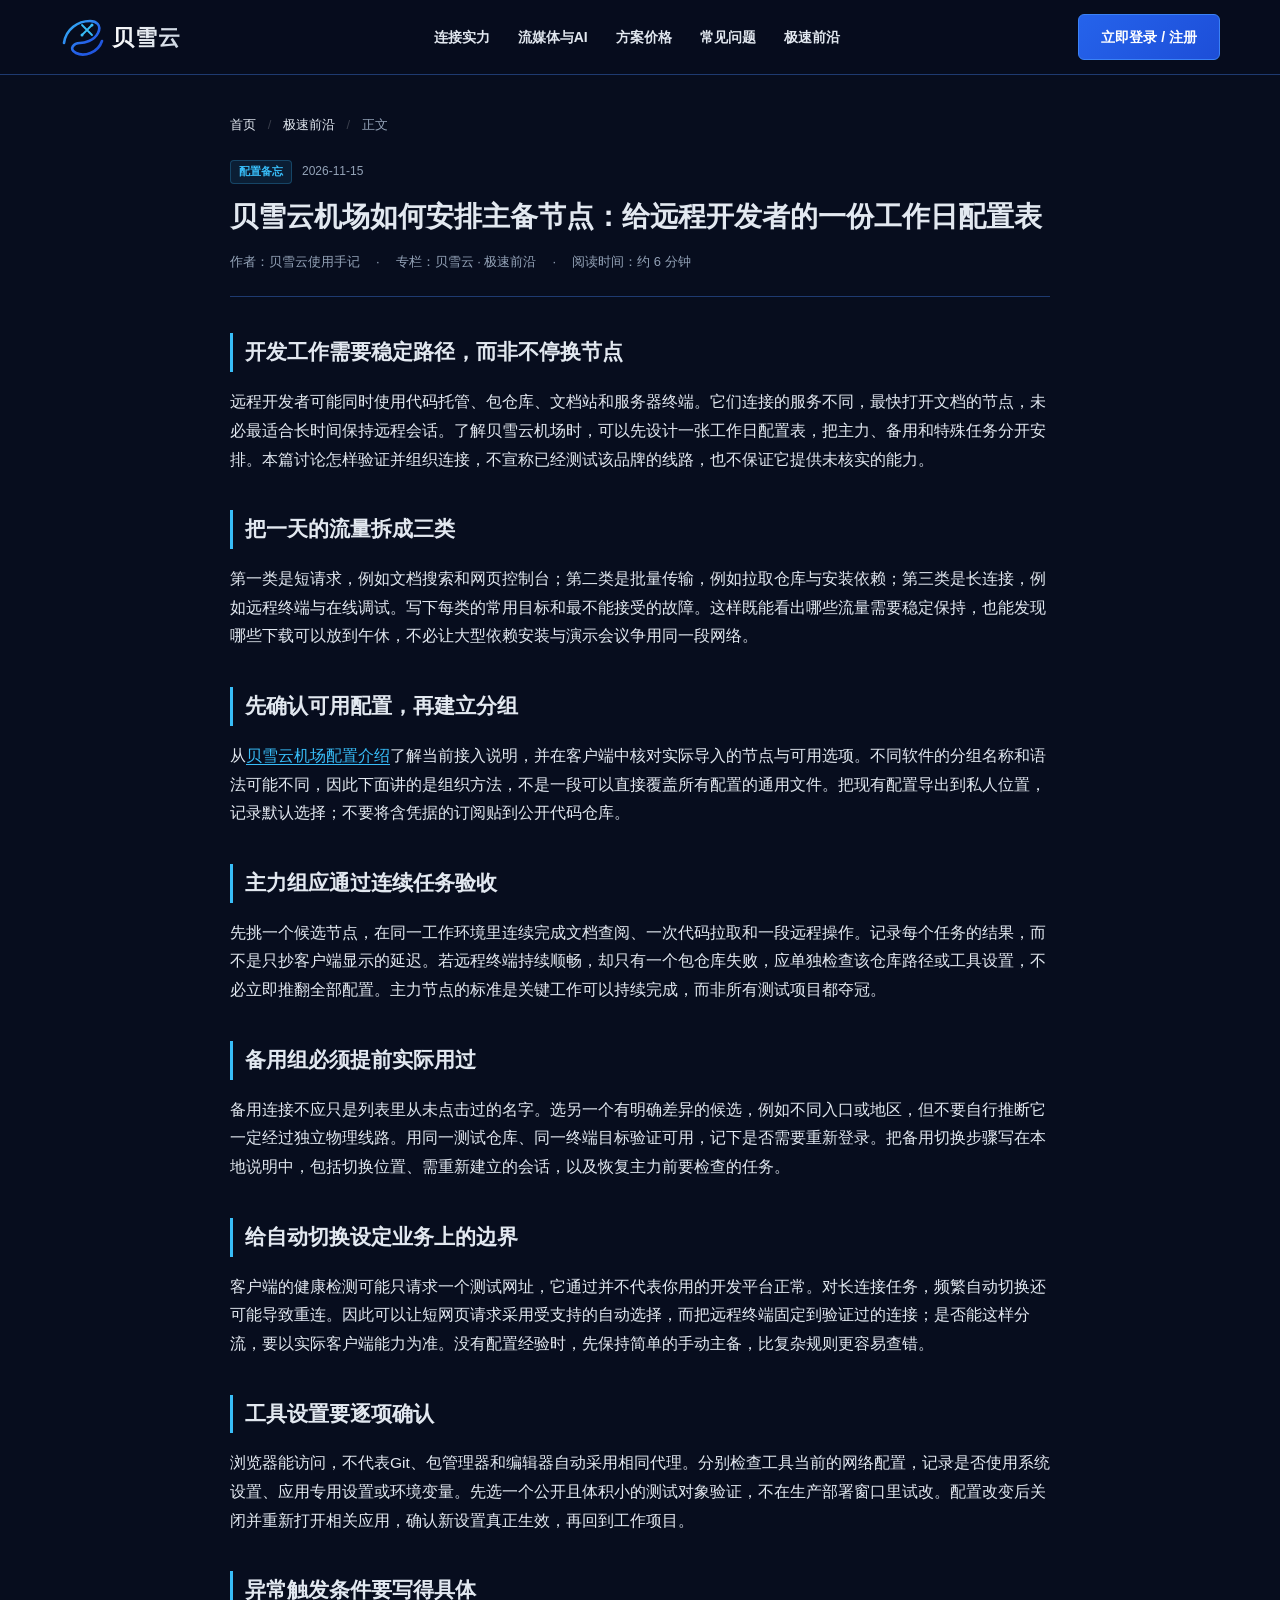
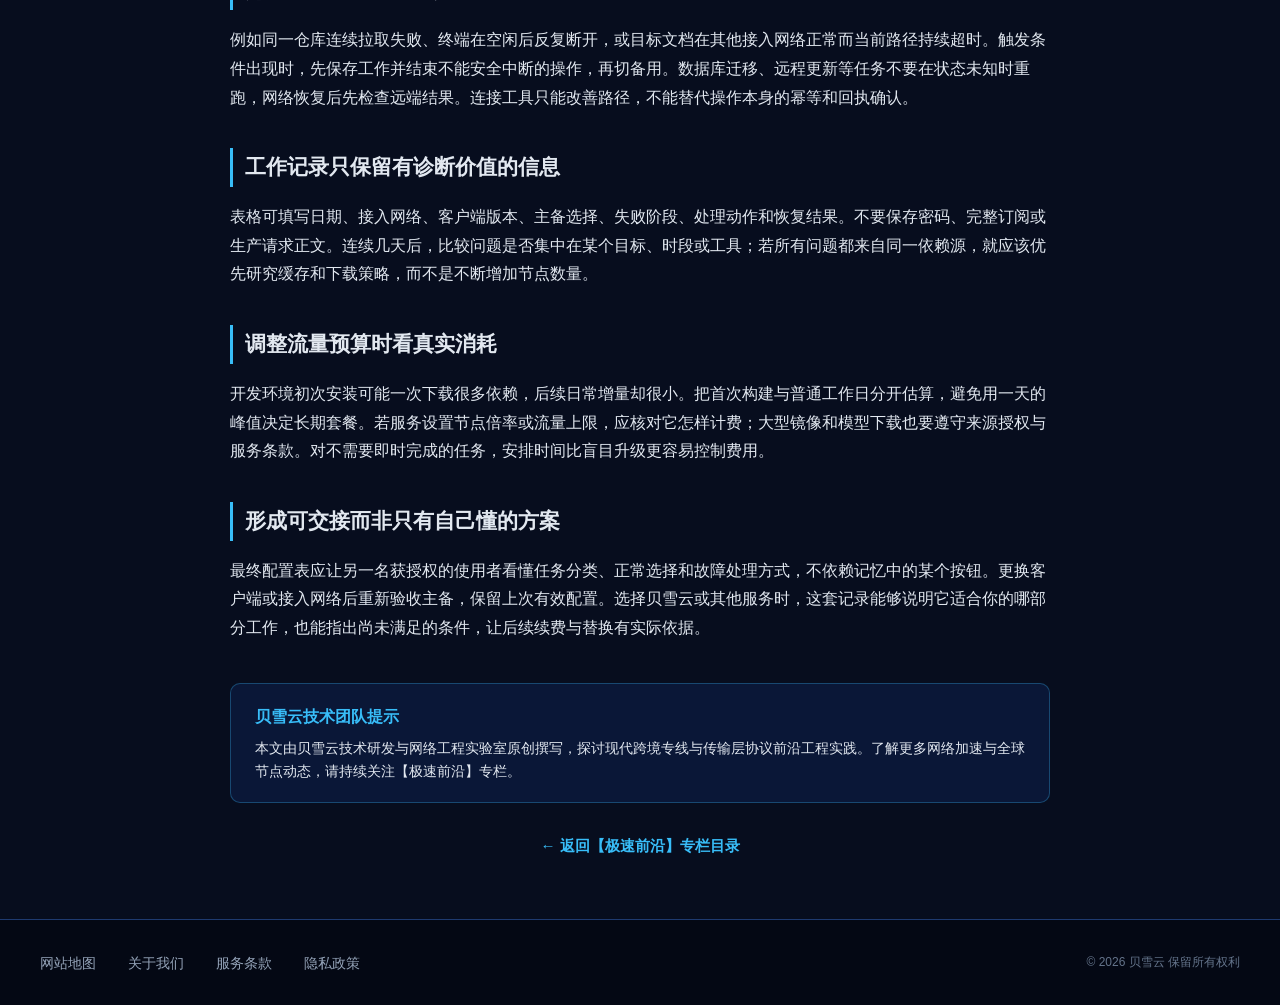
<file: aerodynamic-backbone-relay-architecture.html>
<!DOCTYPE html>

<html lang="zh-CN">
<head>
<meta charset="utf-8"/>
<meta content="width=device-width, initial-scale=1.0" name="viewport"/>
<title>贝雪云机场如何安排主备节点：给远程开发者的一份工作日配置表</title>
<meta content="以代码拉取、技术文档和远程会话为任务安排贝雪云主备节点，说明配置分组、切换触发条件和故障记录，不虚构线路架构或实测成绩。" name="description"/>
<link href="style.css" rel="stylesheet"/>
</head>
<body>
<header class="aero-navbar">
<div class="aero-nav-container">
<a aria-label="贝雪云首页" class="logo-link" href="index.html">
<svg fill="none" height="44" viewbox="0 0 135 44" width="135" xmlns="http://www.w3.org/2000/svg">
<defs>
<lineargradient id="aeroGradShellHub" x1="0%" x2="100%" y1="0%" y2="100%">
<stop offset="0%" stop-color="#38bdf8"></stop>
<stop offset="60%" stop-color="#2563eb"></stop>
<stop offset="100%" stop-color="#1d4ed8"></stop>
</lineargradient>
<lineargradient id="frostGradTextHub" x1="0%" x2="100%" y1="0%" y2="0%">
<stop offset="0%" stop-color="#ffffff"></stop>
<stop offset="100%" stop-color="#cbd5e1"></stop>
</lineargradient>
</defs>
<path d="M4 28C6 14 18 6 30 6C36 6 42 10 38 18C34 26 24 28 20 28C14 28 8 34 16 38C24 42 38 38 42 26" stroke="url(#aeroGradShellHub)" stroke-linecap="round" stroke-width="2.6"></path>
<path d="M22 10L32 20M32 10L22 20" stroke="#38bdf8" stroke-linecap="round" stroke-width="1.8"></path>
<circle cx="32" cy="10" fill="#38bdf8" r="1.5"></circle>
<circle cx="22" cy="20" fill="#38bdf8" r="1.5"></circle>
<text fill="url(#frostGradTextHub)" font-family="-apple-system, BlinkMacSystemFont, 'Segoe UI', Roboto, sans-serif" font-size="22" font-weight="900" letter-spacing="1" x="52" y="30">贝雪云</text>
</svg>
</a>
<ul class="aero-nav-menu">
<li><a href="index.html#features">连接实力</a></li>
<li><a href="index.html#media-ai">流媒体与AI</a></li>
<li><a href="index.html#pricing">方案价格</a></li>
<li><a href="index.html#faq">常见问题</a></li>
<li><a class="active" href="insights.html">极速前沿</a></li>
</ul>
<div class="nav-cta-group">
<a class="btn-aero-primary" href="https://ww012.twilightaff.com/#/?code=A56DH1Af" rel="nofollow" target="_blank">立即登录 / 注册</a>
</div>
</div>
</header>
<main class="aero-main">
<div class="subpage-container">
<nav aria-label="面包屑导航" class="breadcrumbs-nav">
<a href="index.html">首页</a>
<span class="breadcrumbs-sep">/</span>
<a href="insights.html">极速前沿</a>
<span class="breadcrumbs-sep">/</span>
<span>正文</span>
</nav>
<header class="article-header">
<div class="insight-meta-row">
<span class="insight-badge">配置备忘</span>
<span class="insight-date">2026-11-15</span>
</div>
<h1 class="article-headline">贝雪云机场如何安排主备节点：给远程开发者的一份工作日配置表</h1>
<div class="article-meta-bar">
<span>作者：贝雪云使用手记</span>
<span>·</span>
<span>专栏：贝雪云 · 极速前沿</span>
<span>·</span>
<span>阅读时间：约 6 分钟</span>
</div>
</header>
<article class="article-body"><div data-swc-article-body="2026-11-16"><h2>开发工作需要稳定路径，而非不停换节点</h2><p>远程开发者可能同时使用代码托管、包仓库、文档站和服务器终端。它们连接的服务不同，最快打开文档的节点，未必最适合长时间保持远程会话。了解贝雪云机场时，可以先设计一张工作日配置表，把主力、备用和特殊任务分开安排。本篇讨论怎样验证并组织连接，不宣称已经测试该品牌的线路，也不保证它提供未核实的能力。</p><h2>把一天的流量拆成三类</h2><p>第一类是短请求，例如文档搜索和网页控制台；第二类是批量传输，例如拉取仓库与安装依赖；第三类是长连接，例如远程终端与在线调试。写下每类的常用目标和最不能接受的故障。这样既能看出哪些流量需要稳定保持，也能发现哪些下载可以放到午休，不必让大型依赖安装与演示会议争用同一段网络。</p><h2>先确认可用配置，再建立分组</h2><p>从<a href="https://beixueyun.autos/">贝雪云机场配置介绍</a>了解当前接入说明，并在客户端中核对实际导入的节点与可用选项。不同软件的分组名称和语法可能不同，因此下面讲的是组织方法，不是一段可以直接覆盖所有配置的通用文件。把现有配置导出到私人位置，记录默认选择；不要将含凭据的订阅贴到公开代码仓库。</p><h2>主力组应通过连续任务验收</h2><p>先挑一个候选节点，在同一工作环境里连续完成文档查阅、一次代码拉取和一段远程操作。记录每个任务的结果，而不是只抄客户端显示的延迟。若远程终端持续顺畅，却只有一个包仓库失败，应单独检查该仓库路径或工具设置，不必立即推翻全部配置。主力节点的标准是关键工作可以持续完成，而非所有测试项目都夺冠。</p><h2>备用组必须提前实际用过</h2><p>备用连接不应只是列表里从未点击过的名字。选另一个有明确差异的候选，例如不同入口或地区，但不要自行推断它一定经过独立物理线路。用同一测试仓库、同一终端目标验证可用，记下是否需要重新登录。把备用切换步骤写在本地说明中，包括切换位置、需重新建立的会话，以及恢复主力前要检查的任务。</p><h2>给自动切换设定业务上的边界</h2><p>客户端的健康检测可能只请求一个测试网址，它通过并不代表你用的开发平台正常。对长连接任务，频繁自动切换还可能导致重连。因此可以让短网页请求采用受支持的自动选择，而把远程终端固定到验证过的连接；是否能这样分流，要以实际客户端能力为准。没有配置经验时，先保持简单的手动主备，比复杂规则更容易查错。</p><h2>工具设置要逐项确认</h2><p>浏览器能访问，不代表Git、包管理器和编辑器自动采用相同代理。分别检查工具当前的网络配置，记录是否使用系统设置、应用专用设置或环境变量。先选一个公开且体积小的测试对象验证，不在生产部署窗口里试改。配置改变后关闭并重新打开相关应用，确认新设置真正生效，再回到工作项目。</p><h2>异常触发条件要写得具体</h2><p>例如同一仓库连续拉取失败、终端在空闲后反复断开，或目标文档在其他接入网络正常而当前路径持续超时。触发条件出现时，先保存工作并结束不能安全中断的操作，再切备用。数据库迁移、远程更新等任务不要在状态未知时重跑，网络恢复后先检查远端结果。连接工具只能改善路径，不能替代操作本身的幂等和回执确认。</p><h2>工作记录只保留有诊断价值的信息</h2><p>表格可填写日期、接入网络、客户端版本、主备选择、失败阶段、处理动作和恢复结果。不要保存密码、完整订阅或生产请求正文。连续几天后，比较问题是否集中在某个目标、时段或工具；若所有问题都来自同一依赖源，就应该优先研究缓存和下载策略，而不是不断增加节点数量。</p><h2>调整流量预算时看真实消耗</h2><p>开发环境初次安装可能一次下载很多依赖，后续日常增量却很小。把首次构建与普通工作日分开估算，避免用一天的峰值决定长期套餐。若服务设置节点倍率或流量上限，应核对它怎样计费；大型镜像和模型下载也要遵守来源授权与服务条款。对不需要即时完成的任务，安排时间比盲目升级更容易控制费用。</p><h2>形成可交接而非只有自己懂的方案</h2><p>最终配置表应让另一名获授权的使用者看懂任务分类、正常选择和故障处理方式，不依赖记忆中的某个按钮。更换客户端或接入网络后重新验收主备，保留上次有效配置。选择贝雪云或其他服务时，这套记录能够说明它适合你的哪部分工作，也能指出尚未满足的条件，让后续续费与替换有实际依据。</p></div></article>
<div class="article-callout" style="margin-top: 40px;">
<h4>贝雪云技术团队提示</h4>
<p>本文由贝雪云技术研发与网络工程实验室原创撰写，探讨现代跨境专线与传输层协议前沿工程实践。了解更多网络加速与全球节点动态，请持续关注【极速前沿】专栏。</p>
</div>
<div style="margin-top: 30px; text-align: center;">
<a class="insight-read-more" href="insights.html" style="font-size: 15px;">← 返回【极速前沿】专栏目录</a>
</div>
</div>
</main>
<footer class="aero-footer-minimal">
<div class="footer-inner">
<ul class="footer-links-only">
<li><a href="sitemap.html">网站地图</a></li>
<li><a href="about.html">关于我们</a></li>
<li><a href="terms.html">服务条款</a></li>
<li><a href="privacy.html">隐私政策</a></li>
</ul>
<div class="footer-brand-copy">
        © 2026 贝雪云 保留所有权利
      </div>
</div>
</footer>
</body>
</html>
</file>
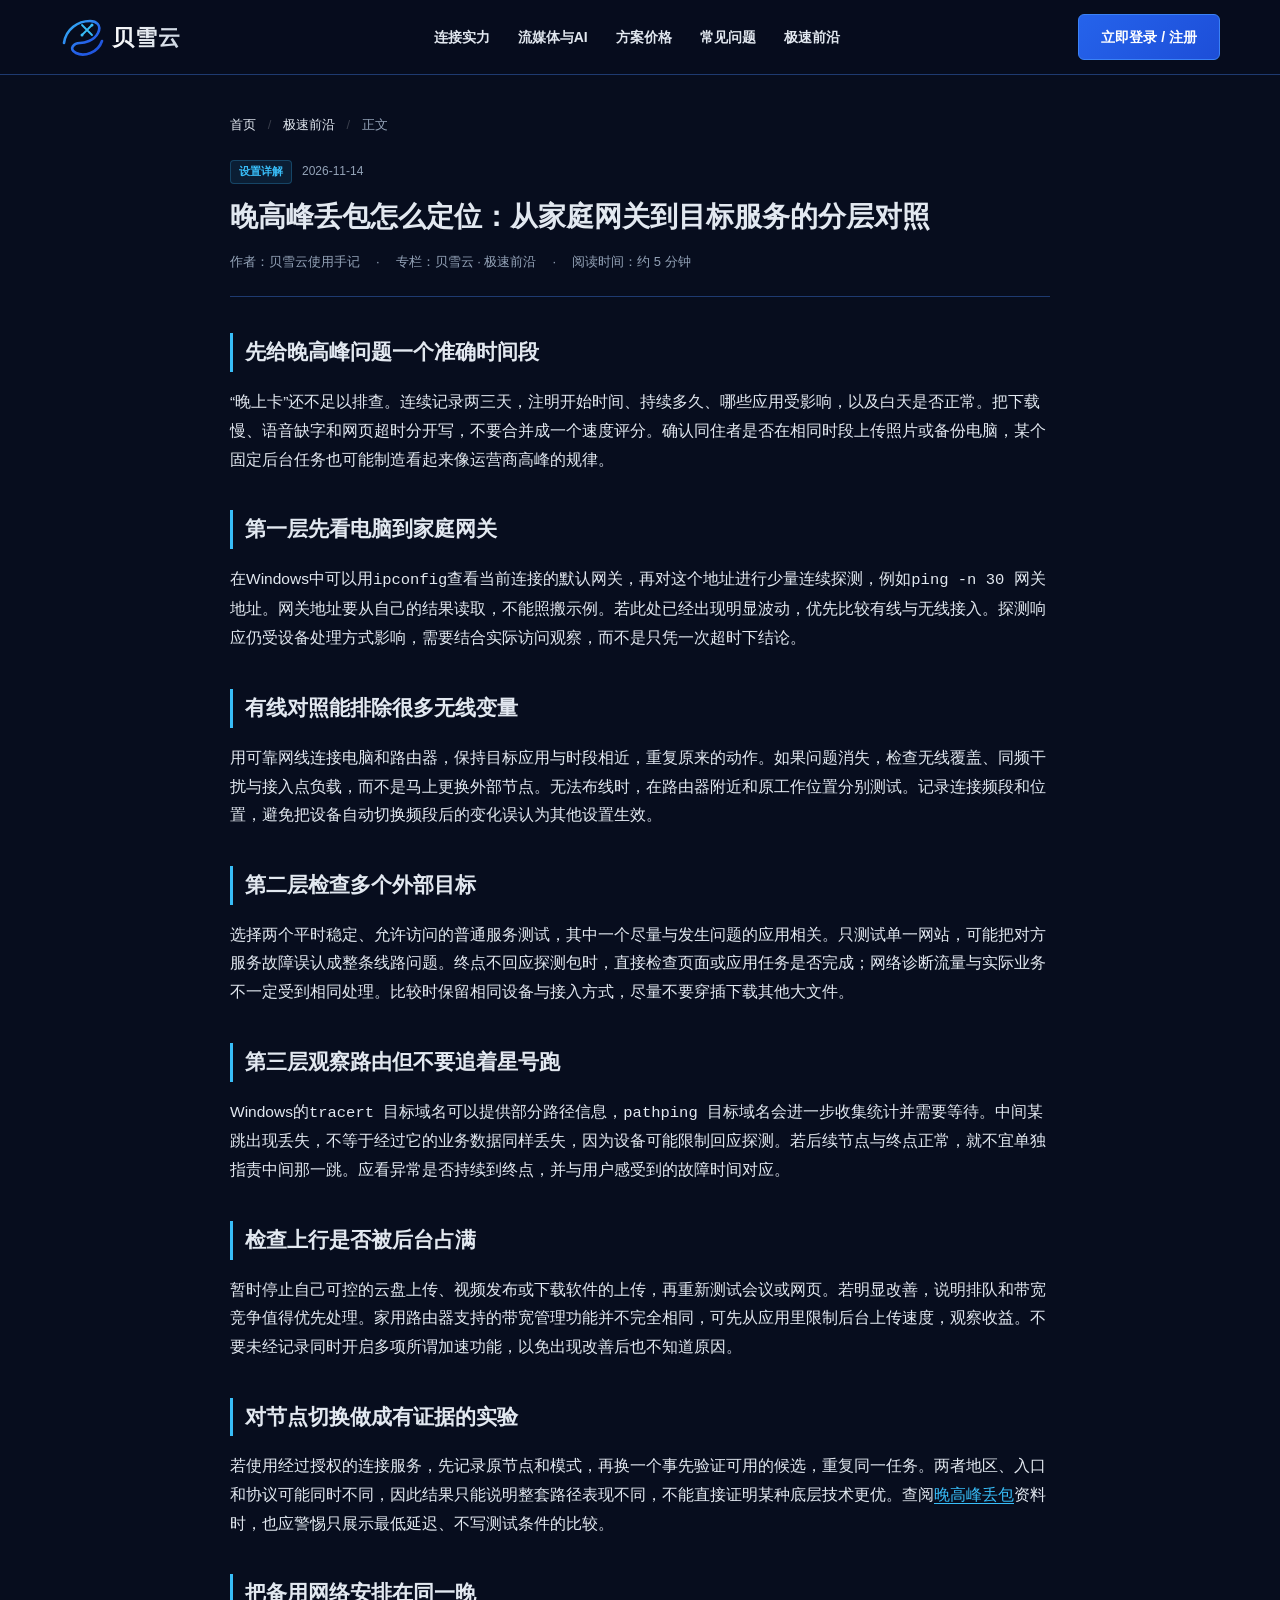
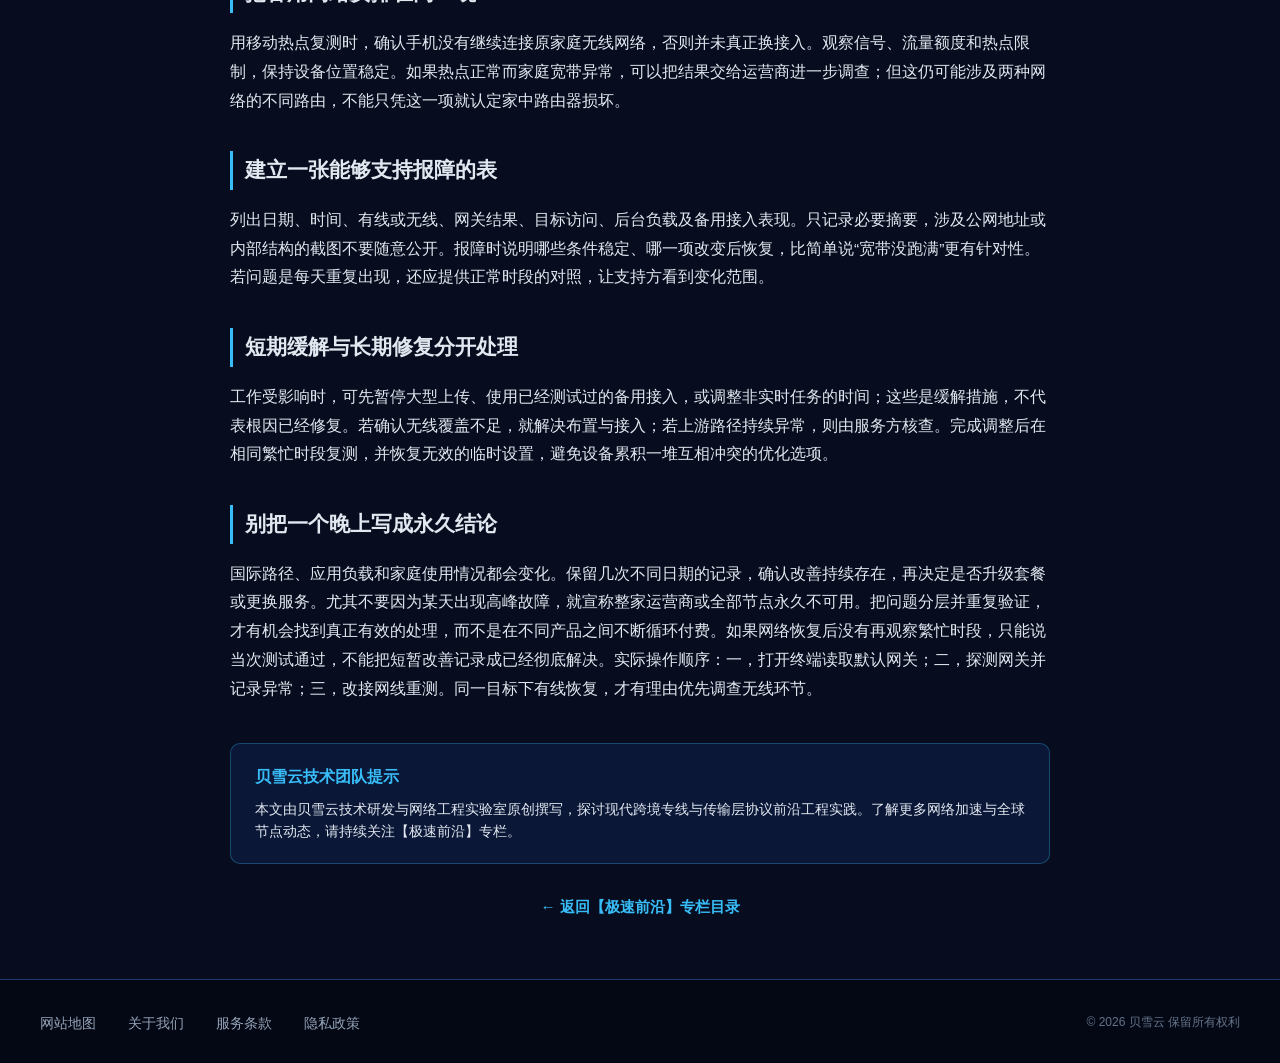
<file: bgp-anycast-routing-optimization-guide.html>
<!DOCTYPE html>

<html lang="zh-CN">
<head>
<meta charset="utf-8"/>
<meta content="width=device-width, initial-scale=1.0" name="viewport"/>
<title>晚高峰丢包怎么定位：从家庭网关到目标服务的分层对照</title>
<meta content="按有线对照、网关测试、目标访问和持续上传顺序检查晚高峰丢包，解释中间路由限速与真实终点故障的区别。" name="description"/>
<link href="style.css" rel="stylesheet"/>
</head>
<body>
<header class="aero-navbar">
<div class="aero-nav-container">
<a aria-label="贝雪云首页" class="logo-link" href="index.html">
<svg fill="none" height="44" viewbox="0 0 135 44" width="135" xmlns="http://www.w3.org/2000/svg">
<defs>
<lineargradient id="aeroGradShellHub" x1="0%" x2="100%" y1="0%" y2="100%">
<stop offset="0%" stop-color="#38bdf8"></stop>
<stop offset="60%" stop-color="#2563eb"></stop>
<stop offset="100%" stop-color="#1d4ed8"></stop>
</lineargradient>
<lineargradient id="frostGradTextHub" x1="0%" x2="100%" y1="0%" y2="0%">
<stop offset="0%" stop-color="#ffffff"></stop>
<stop offset="100%" stop-color="#cbd5e1"></stop>
</lineargradient>
</defs>
<path d="M4 28C6 14 18 6 30 6C36 6 42 10 38 18C34 26 24 28 20 28C14 28 8 34 16 38C24 42 38 38 42 26" stroke="url(#aeroGradShellHub)" stroke-linecap="round" stroke-width="2.6"></path>
<path d="M22 10L32 20M32 10L22 20" stroke="#38bdf8" stroke-linecap="round" stroke-width="1.8"></path>
<circle cx="32" cy="10" fill="#38bdf8" r="1.5"></circle>
<circle cx="22" cy="20" fill="#38bdf8" r="1.5"></circle>
<text fill="url(#frostGradTextHub)" font-family="-apple-system, BlinkMacSystemFont, 'Segoe UI', Roboto, sans-serif" font-size="22" font-weight="900" letter-spacing="1" x="52" y="30">贝雪云</text>
</svg>
</a>
<ul class="aero-nav-menu">
<li><a href="index.html#features">连接实力</a></li>
<li><a href="index.html#media-ai">流媒体与AI</a></li>
<li><a href="index.html#pricing">方案价格</a></li>
<li><a href="index.html#faq">常见问题</a></li>
<li><a class="active" href="insights.html">极速前沿</a></li>
</ul>
<div class="nav-cta-group">
<a class="btn-aero-primary" href="https://ww012.twilightaff.com/#/?code=A56DH1Af" rel="nofollow" target="_blank">立即登录 / 注册</a>
</div>
</div>
</header>
<main class="aero-main">
<div class="subpage-container">
<nav aria-label="面包屑导航" class="breadcrumbs-nav">
<a href="index.html">首页</a>
<span class="breadcrumbs-sep">/</span>
<a href="insights.html">极速前沿</a>
<span class="breadcrumbs-sep">/</span>
<span>正文</span>
</nav>
<header class="article-header">
<div class="insight-meta-row">
<span class="insight-badge">设置详解</span>
<span class="insight-date">2026-11-14</span>
</div>
<h1 class="article-headline">晚高峰丢包怎么定位：从家庭网关到目标服务的分层对照</h1>
<div class="article-meta-bar">
<span>作者：贝雪云使用手记</span>
<span>·</span>
<span>专栏：贝雪云 · 极速前沿</span>
<span>·</span>
<span>阅读时间：约 5 分钟</span>
</div>
</header>
<article class="article-body"><div data-swc-article-body="2026-11-16"><h2>先给晚高峰问题一个准确时间段</h2><p>“晚上卡”还不足以排查。连续记录两三天，注明开始时间、持续多久、哪些应用受影响，以及白天是否正常。把下载慢、语音缺字和网页超时分开写，不要合并成一个速度评分。确认同住者是否在相同时段上传照片或备份电脑，某个固定后台任务也可能制造看起来像运营商高峰的规律。</p><h2>第一层先看电脑到家庭网关</h2><p>在Windows中可以用<code>ipconfig</code>查看当前连接的默认网关，再对这个地址进行少量连续探测，例如<code>ping -n 30 网关地址</code>。网关地址要从自己的结果读取，不能照搬示例。若此处已经出现明显波动，优先比较有线与无线接入。探测响应仍受设备处理方式影响，需要结合实际访问观察，而不是只凭一次超时下结论。</p><h2>有线对照能排除很多无线变量</h2><p>用可靠网线连接电脑和路由器，保持目标应用与时段相近，重复原来的动作。如果问题消失，检查无线覆盖、同频干扰与接入点负载，而不是马上更换外部节点。无法布线时，在路由器附近和原工作位置分别测试。记录连接频段和位置，避免把设备自动切换频段后的变化误认为其他设置生效。</p><h2>第二层检查多个外部目标</h2><p>选择两个平时稳定、允许访问的普通服务测试，其中一个尽量与发生问题的应用相关。只测试单一网站，可能把对方服务故障误认成整条线路问题。终点不回应探测包时，直接检查页面或应用任务是否完成；网络诊断流量与实际业务不一定受到相同处理。比较时保留相同设备与接入方式，尽量不要穿插下载其他大文件。</p><h2>第三层观察路由但不要追着星号跑</h2><p>Windows的<code>tracert 目标域名</code>可以提供部分路径信息，<code>pathping 目标域名</code>会进一步收集统计并需要等待。中间某跳出现丢失，不等于经过它的业务数据同样丢失，因为设备可能限制回应探测。若后续节点与终点正常，就不宜单独指责中间那一跳。应看异常是否持续到终点，并与用户感受到的故障时间对应。</p><h2>检查上行是否被后台占满</h2><p>暂时停止自己可控的云盘上传、视频发布或下载软件的上传，再重新测试会议或网页。若明显改善，说明排队和带宽竞争值得优先处理。家用路由器支持的带宽管理功能并不完全相同，可先从应用里限制后台上传速度，观察收益。不要未经记录同时开启多项所谓加速功能，以免出现改善后也不知道原因。</p><h2>对节点切换做成有证据的实验</h2><p>若使用经过授权的连接服务，先记录原节点和模式，再换一个事先验证可用的候选，重复同一任务。两者地区、入口和协议可能同时不同，因此结果只能说明整套路径表现不同，不能直接证明某种底层技术更优。查阅<a href="https://dajichang.mom/">晚高峰丢包</a>资料时，也应警惕只展示最低延迟、不写测试条件的比较。</p><h2>把备用网络安排在同一晚</h2><p>用移动热点复测时，确认手机没有继续连接原家庭无线网络，否则并未真正换接入。观察信号、流量额度和热点限制，保持设备位置稳定。如果热点正常而家庭宽带异常，可以把结果交给运营商进一步调查；但这仍可能涉及两种网络的不同路由，不能只凭这一项就认定家中路由器损坏。</p><h2>建立一张能够支持报障的表</h2><p>列出日期、时间、有线或无线、网关结果、目标访问、后台负载及备用接入表现。只记录必要摘要，涉及公网地址或内部结构的截图不要随意公开。报障时说明哪些条件稳定、哪一项改变后恢复，比简单说“宽带没跑满”更有针对性。若问题是每天重复出现，还应提供正常时段的对照，让支持方看到变化范围。</p><h2>短期缓解与长期修复分开处理</h2><p>工作受影响时，可先暂停大型上传、使用已经测试过的备用接入，或调整非实时任务的时间；这些是缓解措施，不代表根因已经修复。若确认无线覆盖不足，就解决布置与接入；若上游路径持续异常，则由服务方核查。完成调整后在相同繁忙时段复测，并恢复无效的临时设置，避免设备累积一堆互相冲突的优化选项。</p><h2>别把一个晚上写成永久结论</h2><p>国际路径、应用负载和家庭使用情况都会变化。保留几次不同日期的记录，确认改善持续存在，再决定是否升级套餐或更换服务。尤其不要因为某天出现高峰故障，就宣称整家运营商或全部节点永久不可用。把问题分层并重复验证，才有机会找到真正有效的处理，而不是在不同产品之间不断循环付费。如果网络恢复后没有再观察繁忙时段，只能说当次测试通过，不能把短暂改善记录成已经彻底解决。实际操作顺序：一，打开终端读取默认网关；二，探测网关并记录异常；三，改接网线重测。同一目标下有线恢复，才有理由优先调查无线环节。</p></div></article>
<div class="article-callout" style="margin-top: 40px;">
<h4>贝雪云技术团队提示</h4>
<p>本文由贝雪云技术研发与网络工程实验室原创撰写，探讨现代跨境专线与传输层协议前沿工程实践。了解更多网络加速与全球节点动态，请持续关注【极速前沿】专栏。</p>
</div>
<div style="margin-top: 30px; text-align: center;">
<a class="insight-read-more" href="insights.html" style="font-size: 15px;">← 返回【极速前沿】专栏目录</a>
</div>
</div>
</main>
<footer class="aero-footer-minimal">
<div class="footer-inner">
<ul class="footer-links-only">
<li><a href="sitemap.html">网站地图</a></li>
<li><a href="about.html">关于我们</a></li>
<li><a href="terms.html">服务条款</a></li>
<li><a href="privacy.html">隐私政策</a></li>
</ul>
<div class="footer-brand-copy">
        © 2026 贝雪云 保留所有权利
      </div>
</div>
</footer>
</body>
</html>
</file>
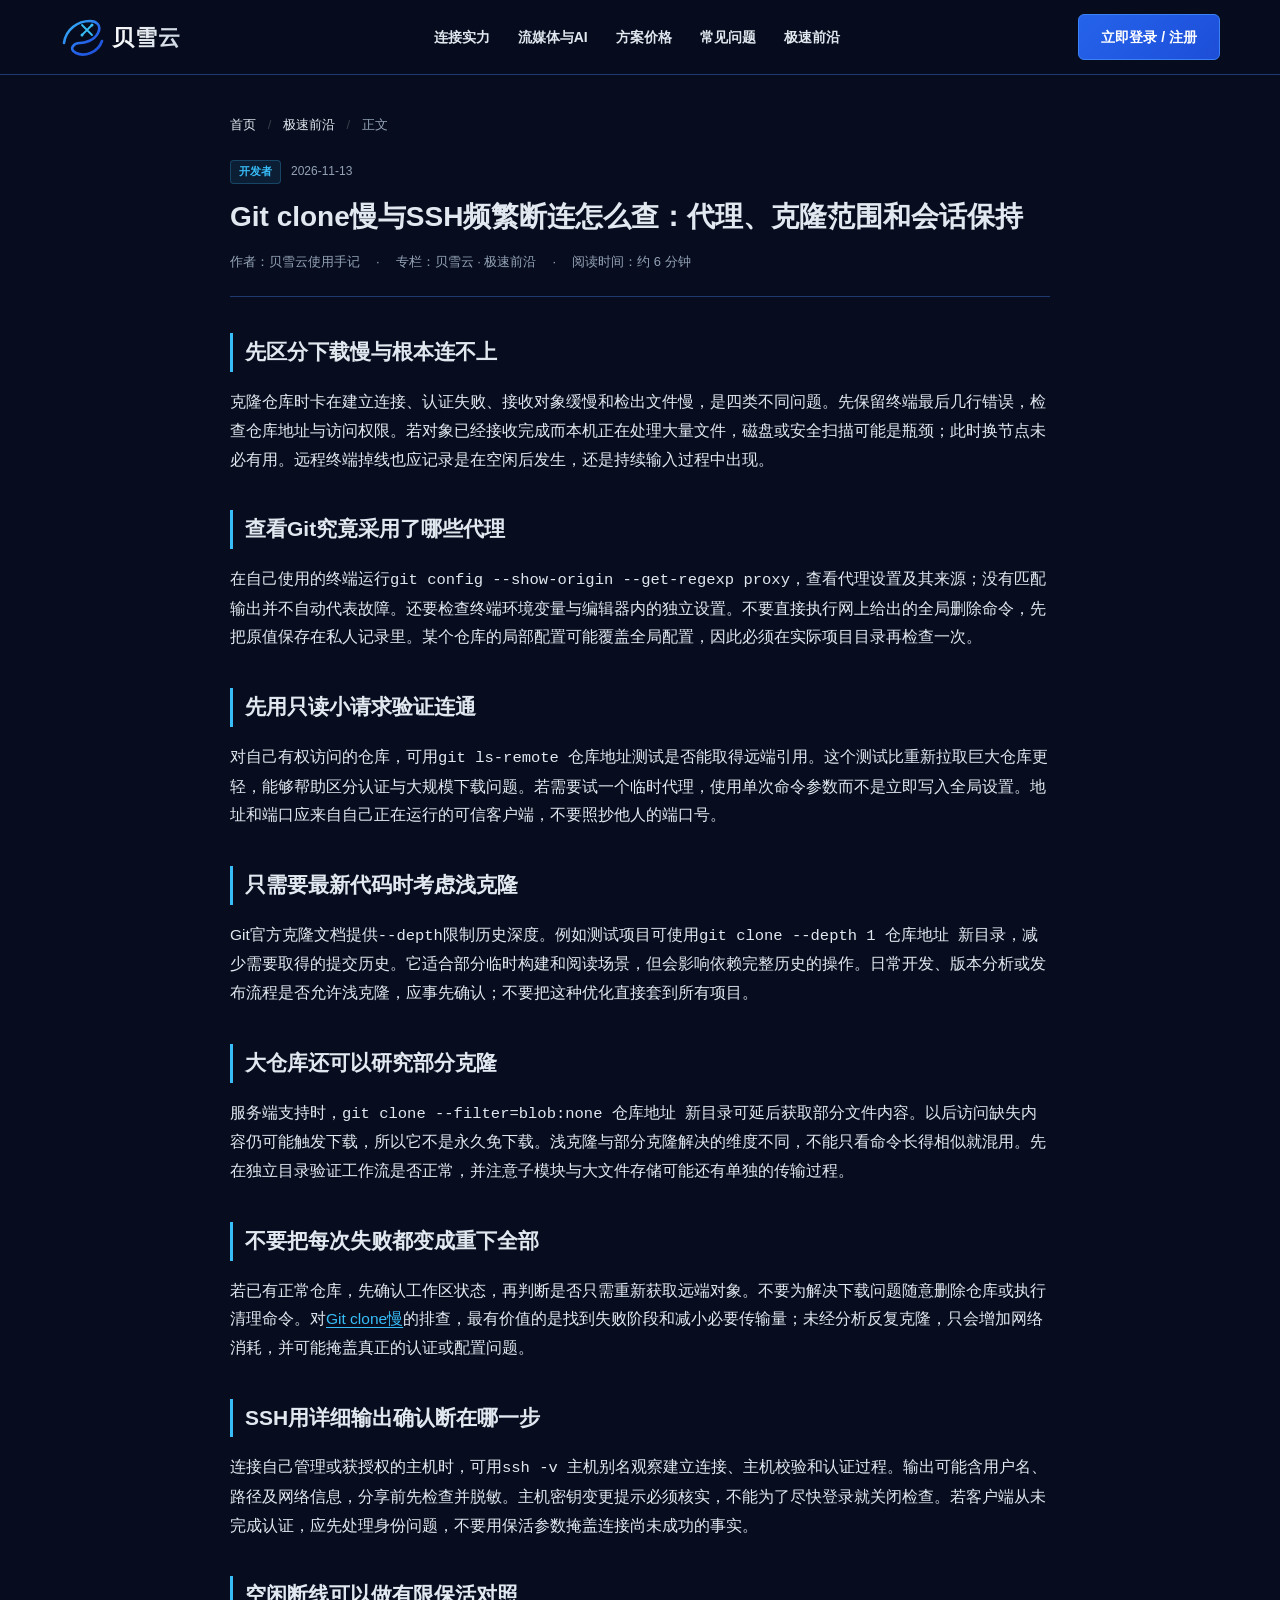
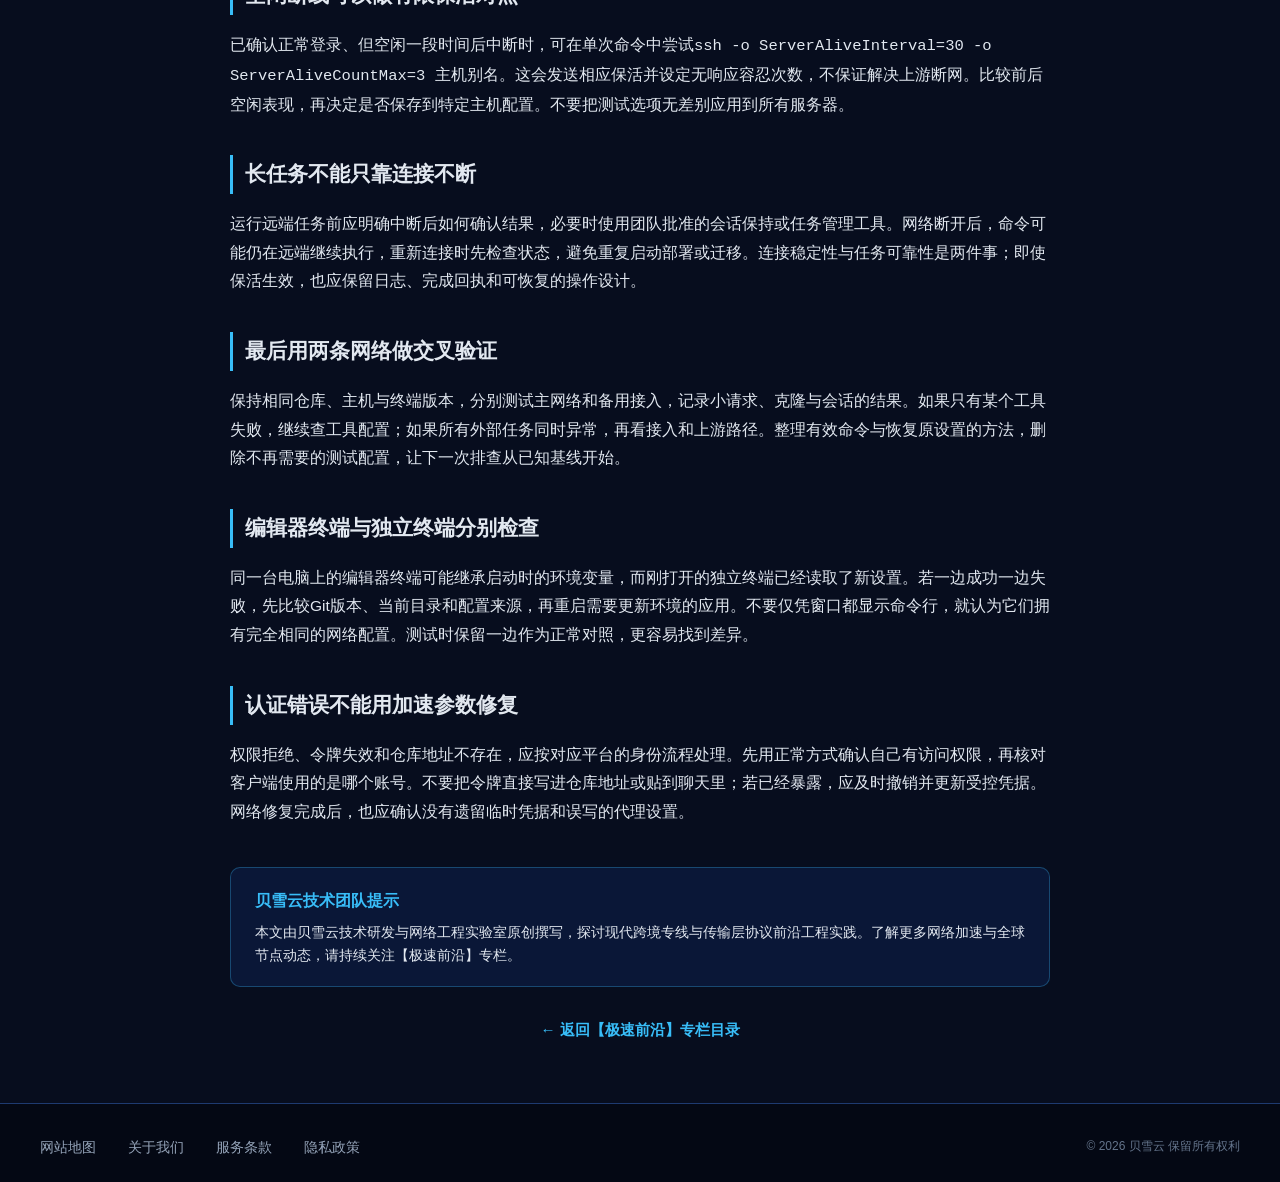
<file: global-distributed-developer-connectivity.html>
<!DOCTYPE html>

<html lang="zh-CN">
<head>
<meta charset="utf-8"/>
<meta content="width=device-width, initial-scale=1.0" name="viewport"/>
<title>Git clone慢与SSH频繁断连怎么查：代理、克隆范围和会话保持</title>
<meta content="通过Git配置来源、浅克隆与部分克隆、SSH详细日志和保活设置排查远程开发连接，给出可恢复的单次命令测试方法。" name="description"/>
<link href="style.css" rel="stylesheet"/>
</head>
<body>
<header class="aero-navbar">
<div class="aero-nav-container">
<a aria-label="贝雪云首页" class="logo-link" href="index.html">
<svg fill="none" height="44" viewbox="0 0 135 44" width="135" xmlns="http://www.w3.org/2000/svg">
<defs>
<lineargradient id="aeroGradShellHub" x1="0%" x2="100%" y1="0%" y2="100%">
<stop offset="0%" stop-color="#38bdf8"></stop>
<stop offset="60%" stop-color="#2563eb"></stop>
<stop offset="100%" stop-color="#1d4ed8"></stop>
</lineargradient>
<lineargradient id="frostGradTextHub" x1="0%" x2="100%" y1="0%" y2="0%">
<stop offset="0%" stop-color="#ffffff"></stop>
<stop offset="100%" stop-color="#cbd5e1"></stop>
</lineargradient>
</defs>
<path d="M4 28C6 14 18 6 30 6C36 6 42 10 38 18C34 26 24 28 20 28C14 28 8 34 16 38C24 42 38 38 42 26" stroke="url(#aeroGradShellHub)" stroke-linecap="round" stroke-width="2.6"></path>
<path d="M22 10L32 20M32 10L22 20" stroke="#38bdf8" stroke-linecap="round" stroke-width="1.8"></path>
<circle cx="32" cy="10" fill="#38bdf8" r="1.5"></circle>
<circle cx="22" cy="20" fill="#38bdf8" r="1.5"></circle>
<text fill="url(#frostGradTextHub)" font-family="-apple-system, BlinkMacSystemFont, 'Segoe UI', Roboto, sans-serif" font-size="22" font-weight="900" letter-spacing="1" x="52" y="30">贝雪云</text>
</svg>
</a>
<ul class="aero-nav-menu">
<li><a href="index.html#features">连接实力</a></li>
<li><a href="index.html#media-ai">流媒体与AI</a></li>
<li><a href="index.html#pricing">方案价格</a></li>
<li><a href="index.html#faq">常见问题</a></li>
<li><a class="active" href="insights.html">极速前沿</a></li>
</ul>
<div class="nav-cta-group">
<a class="btn-aero-primary" href="https://ww012.twilightaff.com/#/?code=A56DH1Af" rel="nofollow" target="_blank">立即登录 / 注册</a>
</div>
</div>
</header>
<main class="aero-main">
<div class="subpage-container">
<nav aria-label="面包屑导航" class="breadcrumbs-nav">
<a href="index.html">首页</a>
<span class="breadcrumbs-sep">/</span>
<a href="insights.html">极速前沿</a>
<span class="breadcrumbs-sep">/</span>
<span>正文</span>
</nav>
<header class="article-header">
<div class="insight-meta-row">
<span class="insight-badge">开发者</span>
<span class="insight-date">2026-11-13</span>
</div>
<h1 class="article-headline">Git clone慢与SSH频繁断连怎么查：代理、克隆范围和会话保持</h1>
<div class="article-meta-bar">
<span>作者：贝雪云使用手记</span>
<span>·</span>
<span>专栏：贝雪云 · 极速前沿</span>
<span>·</span>
<span>阅读时间：约 6 分钟</span>
</div>
</header>
<article class="article-body"><div data-swc-article-body="2026-11-16"><h2>先区分下载慢与根本连不上</h2><p>克隆仓库时卡在建立连接、认证失败、接收对象缓慢和检出文件慢，是四类不同问题。先保留终端最后几行错误，检查仓库地址与访问权限。若对象已经接收完成而本机正在处理大量文件，磁盘或安全扫描可能是瓶颈；此时换节点未必有用。远程终端掉线也应记录是在空闲后发生，还是持续输入过程中出现。</p><h2>查看Git究竟采用了哪些代理</h2><p>在自己使用的终端运行<code>git config --show-origin --get-regexp proxy</code>，查看代理设置及其来源；没有匹配输出并不自动代表故障。还要检查终端环境变量与编辑器内的独立设置。不要直接执行网上给出的全局删除命令，先把原值保存在私人记录里。某个仓库的局部配置可能覆盖全局配置，因此必须在实际项目目录再检查一次。</p><h2>先用只读小请求验证连通</h2><p>对自己有权访问的仓库，可用<code>git ls-remote 仓库地址</code>测试是否能取得远端引用。这个测试比重新拉取巨大仓库更轻，能够帮助区分认证与大规模下载问题。若需要试一个临时代理，使用单次命令参数而不是立即写入全局设置。地址和端口应来自自己正在运行的可信客户端，不要照抄他人的端口号。</p><h2>只需要最新代码时考虑浅克隆</h2><p>Git官方克隆文档提供<code>--depth</code>限制历史深度。例如测试项目可使用<code>git clone --depth 1 仓库地址 新目录</code>，减少需要取得的提交历史。它适合部分临时构建和阅读场景，但会影响依赖完整历史的操作。日常开发、版本分析或发布流程是否允许浅克隆，应事先确认；不要把这种优化直接套到所有项目。</p><h2>大仓库还可以研究部分克隆</h2><p>服务端支持时，<code>git clone --filter=blob:none 仓库地址 新目录</code>可延后获取部分文件内容。以后访问缺失内容仍可能触发下载，所以它不是永久免下载。浅克隆与部分克隆解决的维度不同，不能只看命令长得相似就混用。先在独立目录验证工作流是否正常，并注意子模块与大文件存储可能还有单独的传输过程。</p><h2>不要把每次失败都变成重下全部</h2><p>若已有正常仓库，先确认工作区状态，再判断是否只需重新获取远端对象。不要为解决下载问题随意删除仓库或执行清理命令。对<a href="https://dajichang.mom/">Git clone慢</a>的排查，最有价值的是找到失败阶段和减小必要传输量；未经分析反复克隆，只会增加网络消耗，并可能掩盖真正的认证或配置问题。</p><h2>SSH用详细输出确认断在哪一步</h2><p>连接自己管理或获授权的主机时，可用<code>ssh -v 主机别名</code>观察建立连接、主机校验和认证过程。输出可能含用户名、路径及网络信息，分享前先检查并脱敏。主机密钥变更提示必须核实，不能为了尽快登录就关闭检查。若客户端从未完成认证，应先处理身份问题，不要用保活参数掩盖连接尚未成功的事实。</p><h2>空闲断线可以做有限保活对照</h2><p>已确认正常登录、但空闲一段时间后中断时，可在单次命令中尝试<code>ssh -o ServerAliveInterval=30 -o ServerAliveCountMax=3 主机别名</code>。这会发送相应保活并设定无响应容忍次数，不保证解决上游断网。比较前后空闲表现，再决定是否保存到特定主机配置。不要把测试选项无差别应用到所有服务器。</p><h2>长任务不能只靠连接不断</h2><p>运行远端任务前应明确中断后如何确认结果，必要时使用团队批准的会话保持或任务管理工具。网络断开后，命令可能仍在远端继续执行，重新连接时先检查状态，避免重复启动部署或迁移。连接稳定性与任务可靠性是两件事；即使保活生效，也应保留日志、完成回执和可恢复的操作设计。</p><h2>最后用两条网络做交叉验证</h2><p>保持相同仓库、主机与终端版本，分别测试主网络和备用接入，记录小请求、克隆与会话的结果。如果只有某个工具失败，继续查工具配置；如果所有外部任务同时异常，再看接入和上游路径。整理有效命令与恢复原设置的方法，删除不再需要的测试配置，让下一次排查从已知基线开始。</p><h2>编辑器终端与独立终端分别检查</h2><p>同一台电脑上的编辑器终端可能继承启动时的环境变量，而刚打开的独立终端已经读取了新设置。若一边成功一边失败，先比较Git版本、当前目录和配置来源，再重启需要更新环境的应用。不要仅凭窗口都显示命令行，就认为它们拥有完全相同的网络配置。测试时保留一边作为正常对照，更容易找到差异。</p><h2>认证错误不能用加速参数修复</h2><p>权限拒绝、令牌失效和仓库地址不存在，应按对应平台的身份流程处理。先用正常方式确认自己有访问权限，再核对客户端使用的是哪个账号。不要把令牌直接写进仓库地址或贴到聊天里；若已经暴露，应及时撤销并更新受控凭据。网络修复完成后，也应确认没有遗留临时凭据和误写的代理设置。</p></div></article>
<div class="article-callout" style="margin-top: 40px;">
<h4>贝雪云技术团队提示</h4>
<p>本文由贝雪云技术研发与网络工程实验室原创撰写，探讨现代跨境专线与传输层协议前沿工程实践。了解更多网络加速与全球节点动态，请持续关注【极速前沿】专栏。</p>
</div>
<div style="margin-top: 30px; text-align: center;">
<a class="insight-read-more" href="insights.html" style="font-size: 15px;">← 返回【极速前沿】专栏目录</a>
</div>
</div>
</main>
<footer class="aero-footer-minimal">
<div class="footer-inner">
<ul class="footer-links-only">
<li><a href="sitemap.html">网站地图</a></li>
<li><a href="about.html">关于我们</a></li>
<li><a href="terms.html">服务条款</a></li>
<li><a href="privacy.html">隐私政策</a></li>
</ul>
<div class="footer-brand-copy">
        © 2026 贝雪云 保留所有权利
      </div>
</div>
</footer>
</body>
</html>
</file>
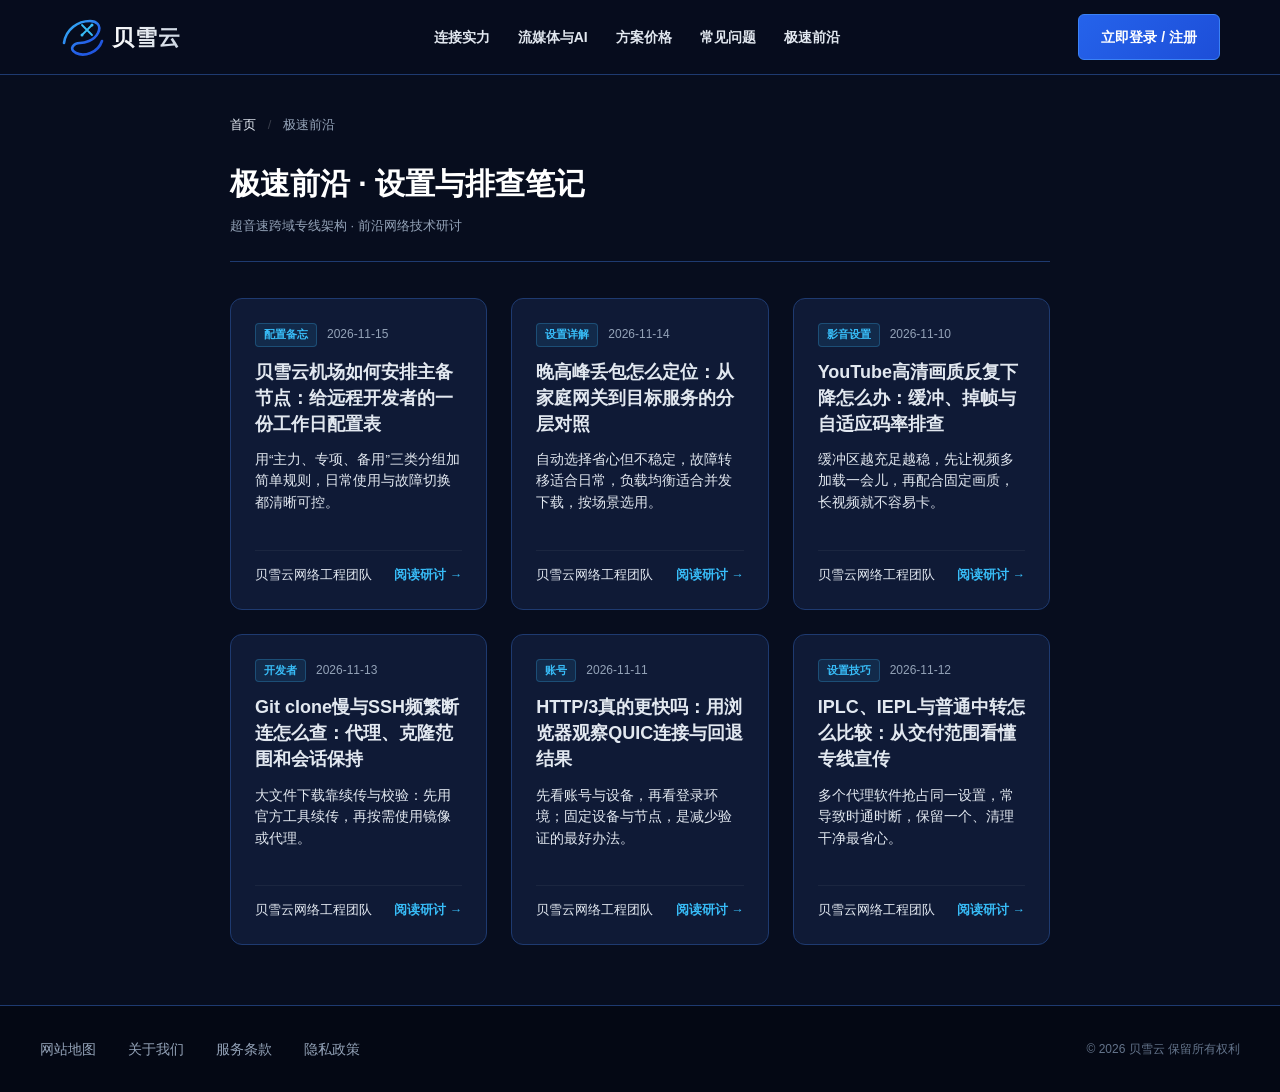
<file: insights.html>
<!DOCTYPE html>

<html lang="zh-CN">
<head>
<meta charset="utf-8"/>
<meta content="width=device-width, initial-scale=1.0" name="viewport"/>
<title>极速前沿：配置备忘、分组设置与下载技巧 - 贝雪云</title>
<meta content="贝雪云极速前沿：配置备忘、自动选择与负载均衡、模型下载续传、多个代理软件冲突、账号登录异常与视频缓冲设置。" name="description"/>
<link href="style.css" rel="stylesheet"/>
</head>
<body>
<header class="aero-navbar">
<div class="aero-nav-container">
<a aria-label="贝雪云首页" class="logo-link" href="index.html">
<svg fill="none" height="44" viewbox="0 0 135 44" width="135" xmlns="http://www.w3.org/2000/svg">
<defs>
<lineargradient id="aeroGradShellHub" x1="0%" x2="100%" y1="0%" y2="100%">
<stop offset="0%" stop-color="#38bdf8"></stop>
<stop offset="60%" stop-color="#2563eb"></stop>
<stop offset="100%" stop-color="#1d4ed8"></stop>
</lineargradient>
<lineargradient id="frostGradTextHub" x1="0%" x2="100%" y1="0%" y2="0%">
<stop offset="0%" stop-color="#ffffff"></stop>
<stop offset="100%" stop-color="#cbd5e1"></stop>
</lineargradient>
</defs>
<path d="M4 28C6 14 18 6 30 6C36 6 42 10 38 18C34 26 24 28 20 28C14 28 8 34 16 38C24 42 38 38 42 26" stroke="url(#aeroGradShellHub)" stroke-linecap="round" stroke-width="2.6"></path>
<path d="M22 10L32 20M32 10L22 20" stroke="#38bdf8" stroke-linecap="round" stroke-width="1.8"></path>
<circle cx="32" cy="10" fill="#38bdf8" r="1.5"></circle>
<circle cx="22" cy="20" fill="#38bdf8" r="1.5"></circle>
<text fill="url(#frostGradTextHub)" font-family="-apple-system, BlinkMacSystemFont, 'Segoe UI', Roboto, sans-serif" font-size="22" font-weight="900" letter-spacing="1" x="52" y="30">贝雪云</text>
</svg>
</a>
<ul class="aero-nav-menu">
<li><a href="index.html#features">连接实力</a></li>
<li><a href="index.html#media-ai">流媒体与AI</a></li>
<li><a href="index.html#pricing">方案价格</a></li>
<li><a href="index.html#faq">常见问题</a></li>
<li><a class="active" href="insights.html">极速前沿</a></li>
</ul>
<div class="nav-cta-group">
<a class="btn-aero-primary" href="https://ww012.twilightaff.com/#/?code=A56DH1Af" rel="nofollow" target="_blank">立即登录 / 注册</a>
</div>
</div>
</header>
<main class="aero-main">
<div class="subpage-container">
<nav aria-label="面包屑导航" class="breadcrumbs-nav">
<a href="index.html">首页</a>
<span class="breadcrumbs-sep">/</span>
<span>极速前沿</span>
</nav>
<div class="subpage-header">
<h1 class="subpage-title">极速前沿 · 设置与排查笔记</h1>
<div class="subpage-meta">超音速跨域专线架构 · 前沿网络技术研讨</div>
</div>
<div class="insights-grid">
<article class="insight-card">
<div class="insight-card-top">
<div class="insight-meta-row">
<span class="insight-badge">配置备忘</span>
<span class="insight-date">2026-11-15</span>
</div>
<h2 class="insight-title"><a href="aerodynamic-backbone-relay-architecture.html">贝雪云机场如何安排主备节点：给远程开发者的一份工作日配置表</a></h2>
<p class="insight-desc">用“主力、专项、备用”三类分组加简单规则，日常使用与故障切换都清晰可控。</p>
</div>
<div class="insight-footer">
<span class="insight-author">贝雪云网络工程团队</span>
<a class="insight-read-more" href="aerodynamic-backbone-relay-architecture.html">阅读研讨 →</a>
</div>
</article>
<article class="insight-card">
<div class="insight-card-top">
<div class="insight-meta-row">
<span class="insight-badge">设置详解</span>
<span class="insight-date">2026-11-14</span>
</div>
<h2 class="insight-title"><a href="bgp-anycast-routing-optimization-guide.html">晚高峰丢包怎么定位：从家庭网关到目标服务的分层对照</a></h2>
<p class="insight-desc">自动选择省心但不稳定，故障转移适合日常，负载均衡适合并发下载，按场景选用。</p>
</div>
<div class="insight-footer">
<span class="insight-author">贝雪云网络工程团队</span>
<a class="insight-read-more" href="bgp-anycast-routing-optimization-guide.html">阅读研讨 →</a>
</div>
</article>
<article class="insight-card">
<div class="insight-card-top">
<div class="insight-meta-row">
<span class="insight-badge">影音设置</span>
<span class="insight-date">2026-11-10</span>
</div>
<h2 class="insight-title"><a href="ultra-hd-streaming-buffer-dynamics.html">YouTube高清画质反复下降怎么办：缓冲、掉帧与自适应码率排查</a></h2>
<p class="insight-desc">缓冲区越充足越稳，先让视频多加载一会儿，再配合固定画质，长视频就不容易卡。</p>
</div>
<div class="insight-footer">
<span class="insight-author">贝雪云网络工程团队</span>
<a class="insight-read-more" href="ultra-hd-streaming-buffer-dynamics.html">阅读研讨 →</a>
</div>
</article>
<article class="insight-card">
<div class="insight-card-top">
<div class="insight-meta-row">
<span class="insight-badge">开发者</span>
<span class="insight-date">2026-11-13</span>
</div>
<h2 class="insight-title"><a href="global-distributed-developer-connectivity.html">Git clone慢与SSH频繁断连怎么查：代理、克隆范围和会话保持</a></h2>
<p class="insight-desc">大文件下载靠续传与校验：先用官方工具续传，再按需使用镜像或代理。</p>
</div>
<div class="insight-footer">
<span class="insight-author">贝雪云网络工程团队</span>
<a class="insight-read-more" href="global-distributed-developer-connectivity.html">阅读研讨 →</a>
</div>
</article>
<article class="insight-card">
<div class="insight-card-top">
<div class="insight-meta-row">
<span class="insight-badge">账号</span>
<span class="insight-date">2026-11-11</span>
</div>
<h2 class="insight-title"><a href="quic-http3-transpacific-protocol-benchmark.html">HTTP/3真的更快吗：用浏览器观察QUIC连接与回退结果</a></h2>
<p class="insight-desc">先看账号与设备，再看登录环境；固定设备与节点，是减少验证的最好办法。</p>
</div>
<div class="insight-footer">
<span class="insight-author">贝雪云网络工程团队</span>
<a class="insight-read-more" href="quic-http3-transpacific-protocol-benchmark.html">阅读研讨 →</a>
</div>
</article>
<article class="insight-card">
<div class="insight-card-top">
<div class="insight-meta-row">
<span class="insight-badge">设置技巧</span>
<span class="insight-date">2026-11-12</span>
</div>
<h2 class="insight-title"><a href="iplc-iepl-backbone-transit-comparison.html">IPLC、IEPL与普通中转怎么比较：从交付范围看懂专线宣传</a></h2>
<p class="insight-desc">多个代理软件抢占同一设置，常导致时通时断，保留一个、清理干净最省心。</p>
</div>
<div class="insight-footer">
<span class="insight-author">贝雪云网络工程团队</span>
<a class="insight-read-more" href="iplc-iepl-backbone-transit-comparison.html">阅读研讨 →</a>
</div>
</article>
</div>
</div>
</main>
<footer class="aero-footer-minimal">
<div class="footer-inner">
<ul class="footer-links-only">
<li><a href="sitemap.html">网站地图</a></li>
<li><a href="about.html">关于我们</a></li>
<li><a href="terms.html">服务条款</a></li>
<li><a href="privacy.html">隐私政策</a></li>
</ul>
<div class="footer-brand-copy">
        © 2026 贝雪云 保留所有权利
      </div>
</div>
</footer>
</body>
</html>
</file>
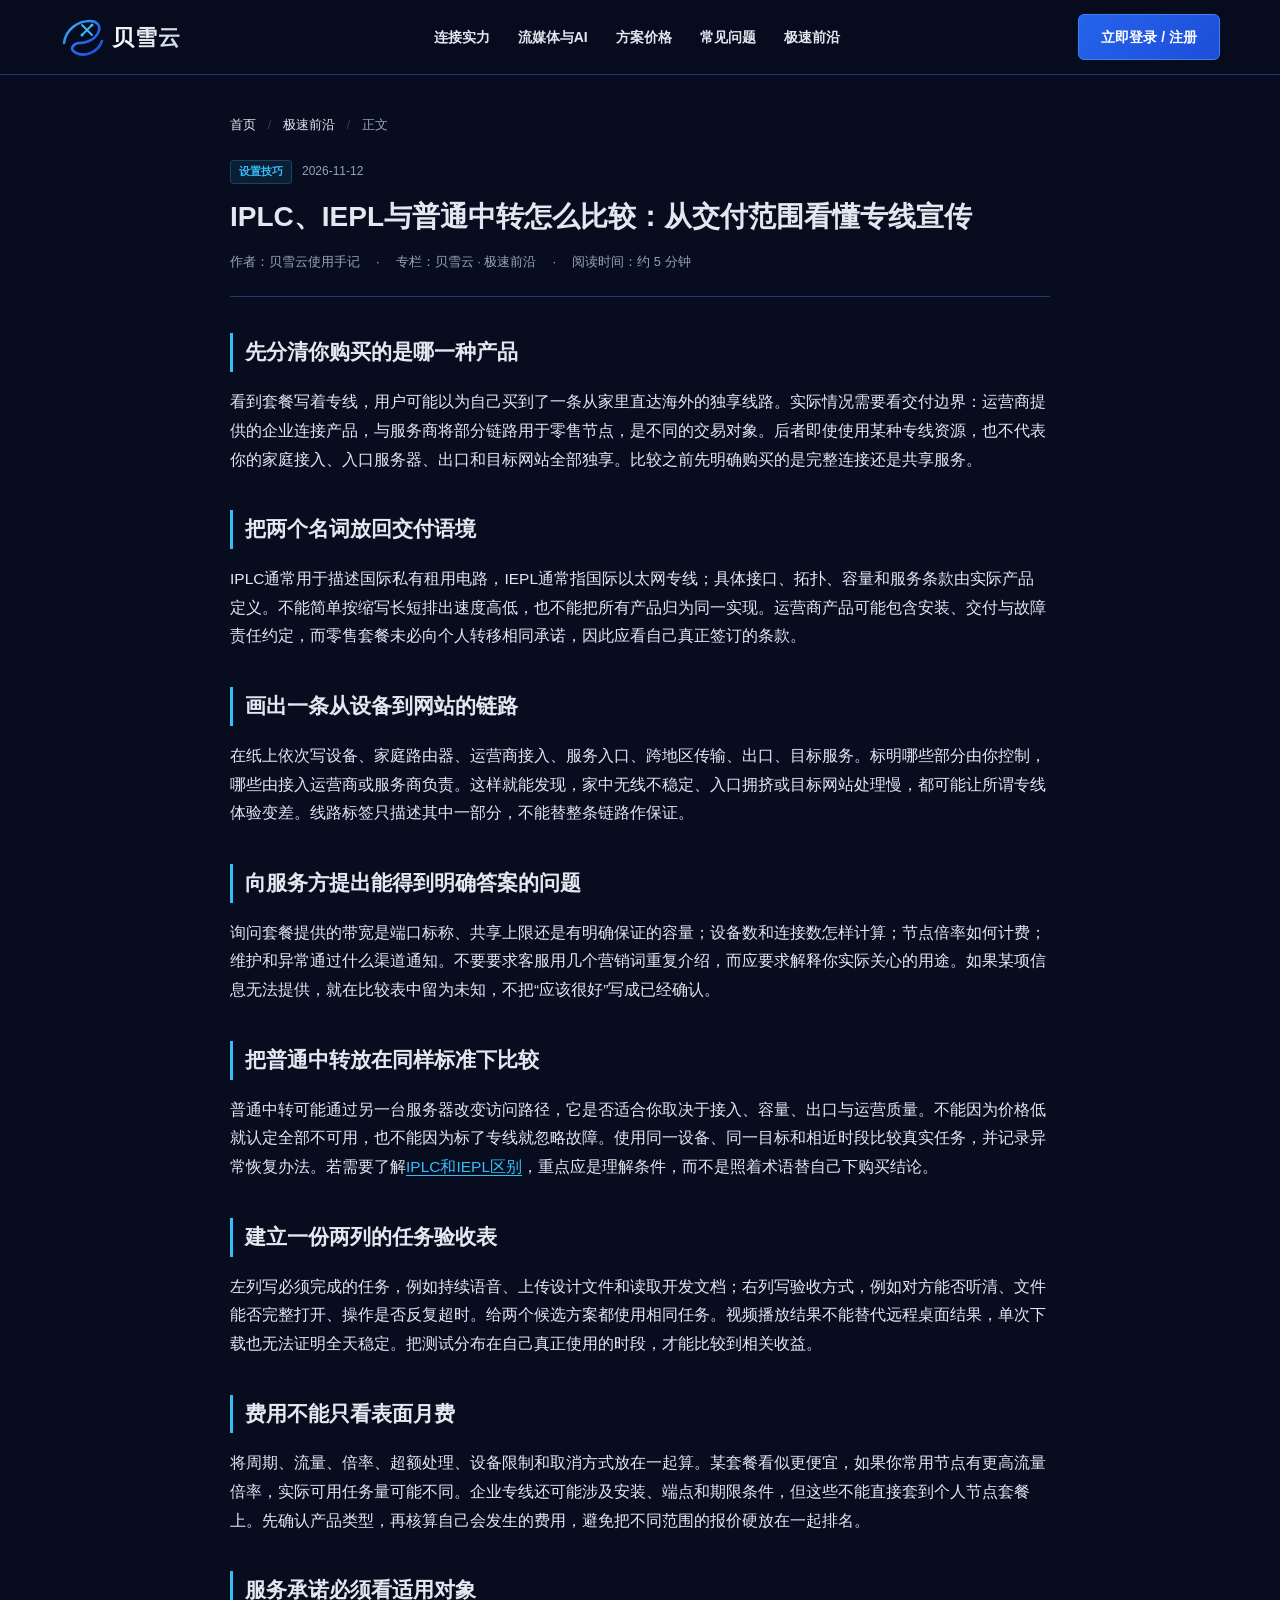
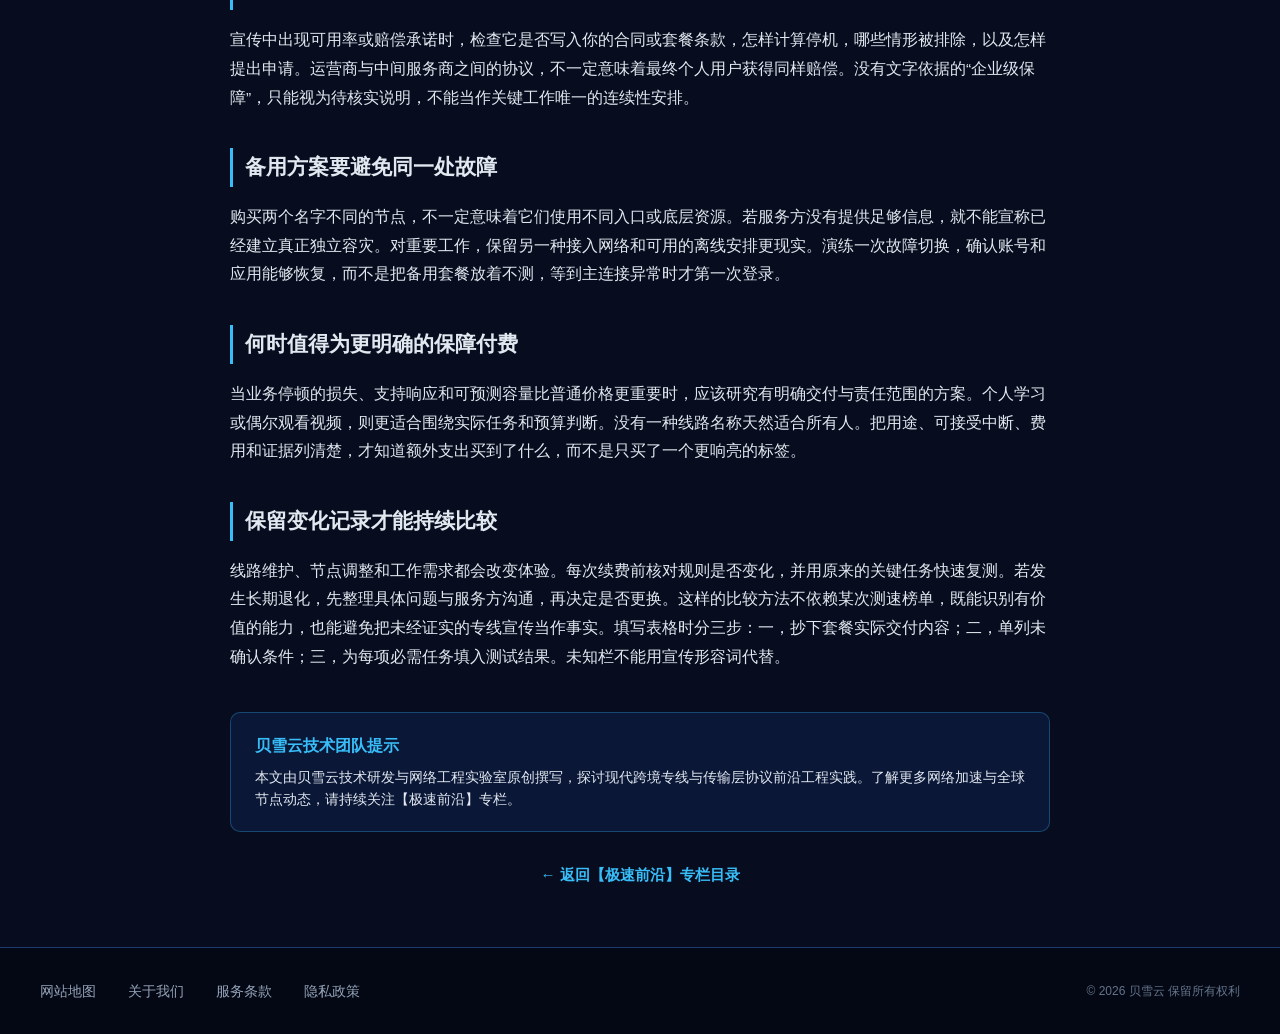
<file: iplc-iepl-backbone-transit-comparison.html>
<!DOCTYPE html>

<html lang="zh-CN">
<head>
<meta charset="utf-8"/>
<meta content="width=device-width, initial-scale=1.0" name="viewport"/>
<title>IPLC、IEPL与普通中转怎么比较：从交付范围看懂专线宣传</title>
<meta content="区分运营商专线与零售节点套餐，按端点、共享范围、故障责任和实际任务比较IPLC、IEPL及普通中转，不把线路名称等同于性能保证。" name="description"/>
<link href="style.css" rel="stylesheet"/>
</head>
<body>
<header class="aero-navbar">
<div class="aero-nav-container">
<a aria-label="贝雪云首页" class="logo-link" href="index.html">
<svg fill="none" height="44" viewbox="0 0 135 44" width="135" xmlns="http://www.w3.org/2000/svg">
<defs>
<lineargradient id="aeroGradShellHub" x1="0%" x2="100%" y1="0%" y2="100%">
<stop offset="0%" stop-color="#38bdf8"></stop>
<stop offset="60%" stop-color="#2563eb"></stop>
<stop offset="100%" stop-color="#1d4ed8"></stop>
</lineargradient>
<lineargradient id="frostGradTextHub" x1="0%" x2="100%" y1="0%" y2="0%">
<stop offset="0%" stop-color="#ffffff"></stop>
<stop offset="100%" stop-color="#cbd5e1"></stop>
</lineargradient>
</defs>
<path d="M4 28C6 14 18 6 30 6C36 6 42 10 38 18C34 26 24 28 20 28C14 28 8 34 16 38C24 42 38 38 42 26" stroke="url(#aeroGradShellHub)" stroke-linecap="round" stroke-width="2.6"></path>
<path d="M22 10L32 20M32 10L22 20" stroke="#38bdf8" stroke-linecap="round" stroke-width="1.8"></path>
<circle cx="32" cy="10" fill="#38bdf8" r="1.5"></circle>
<circle cx="22" cy="20" fill="#38bdf8" r="1.5"></circle>
<text fill="url(#frostGradTextHub)" font-family="-apple-system, BlinkMacSystemFont, 'Segoe UI', Roboto, sans-serif" font-size="22" font-weight="900" letter-spacing="1" x="52" y="30">贝雪云</text>
</svg>
</a>
<ul class="aero-nav-menu">
<li><a href="index.html#features">连接实力</a></li>
<li><a href="index.html#media-ai">流媒体与AI</a></li>
<li><a href="index.html#pricing">方案价格</a></li>
<li><a href="index.html#faq">常见问题</a></li>
<li><a class="active" href="insights.html">极速前沿</a></li>
</ul>
<div class="nav-cta-group">
<a class="btn-aero-primary" href="https://ww012.twilightaff.com/#/?code=A56DH1Af" rel="nofollow" target="_blank">立即登录 / 注册</a>
</div>
</div>
</header>
<main class="aero-main">
<div class="subpage-container">
<nav aria-label="面包屑导航" class="breadcrumbs-nav">
<a href="index.html">首页</a>
<span class="breadcrumbs-sep">/</span>
<a href="insights.html">极速前沿</a>
<span class="breadcrumbs-sep">/</span>
<span>正文</span>
</nav>
<header class="article-header">
<div class="insight-meta-row">
<span class="insight-badge">设置技巧</span>
<span class="insight-date">2026-11-12</span>
</div>
<h1 class="article-headline">IPLC、IEPL与普通中转怎么比较：从交付范围看懂专线宣传</h1>
<div class="article-meta-bar">
<span>作者：贝雪云使用手记</span>
<span>·</span>
<span>专栏：贝雪云 · 极速前沿</span>
<span>·</span>
<span>阅读时间：约 5 分钟</span>
</div>
</header>
<article class="article-body"><div data-swc-article-body="2026-11-16"><h2>先分清你购买的是哪一种产品</h2><p>看到套餐写着专线，用户可能以为自己买到了一条从家里直达海外的独享线路。实际情况需要看交付边界：运营商提供的企业连接产品，与服务商将部分链路用于零售节点，是不同的交易对象。后者即使使用某种专线资源，也不代表你的家庭接入、入口服务器、出口和目标网站全部独享。比较之前先明确购买的是完整连接还是共享服务。</p><h2>把两个名词放回交付语境</h2><p>IPLC通常用于描述国际私有租用电路，IEPL通常指国际以太网专线；具体接口、拓扑、容量和服务条款由实际产品定义。不能简单按缩写长短排出速度高低，也不能把所有产品归为同一实现。运营商产品可能包含安装、交付与故障责任约定，而零售套餐未必向个人转移相同承诺，因此应看自己真正签订的条款。</p><h2>画出一条从设备到网站的链路</h2><p>在纸上依次写设备、家庭路由器、运营商接入、服务入口、跨地区传输、出口、目标服务。标明哪些部分由你控制，哪些由接入运营商或服务商负责。这样就能发现，家中无线不稳定、入口拥挤或目标网站处理慢，都可能让所谓专线体验变差。线路标签只描述其中一部分，不能替整条链路作保证。</p><h2>向服务方提出能得到明确答案的问题</h2><p>询问套餐提供的带宽是端口标称、共享上限还是有明确保证的容量；设备数和连接数怎样计算；节点倍率如何计费；维护和异常通过什么渠道通知。不要要求客服用几个营销词重复介绍，而应要求解释你实际关心的用途。如果某项信息无法提供，就在比较表中留为未知，不把“应该很好”写成已经确认。</p><h2>把普通中转放在同样标准下比较</h2><p>普通中转可能通过另一台服务器改变访问路径，它是否适合你取决于接入、容量、出口与运营质量。不能因为价格低就认定全部不可用，也不能因为标了专线就忽略故障。使用同一设备、同一目标和相近时段比较真实任务，并记录异常恢复办法。若需要了解<a href="https://dajichang.mom/">IPLC和IEPL区别</a>，重点应是理解条件，而不是照着术语替自己下购买结论。</p><h2>建立一份两列的任务验收表</h2><p>左列写必须完成的任务，例如持续语音、上传设计文件和读取开发文档；右列写验收方式，例如对方能否听清、文件能否完整打开、操作是否反复超时。给两个候选方案都使用相同任务。视频播放结果不能替代远程桌面结果，单次下载也无法证明全天稳定。把测试分布在自己真正使用的时段，才能比较到相关收益。</p><h2>费用不能只看表面月费</h2><p>将周期、流量、倍率、超额处理、设备限制和取消方式放在一起算。某套餐看似更便宜，如果你常用节点有更高流量倍率，实际可用任务量可能不同。企业专线还可能涉及安装、端点和期限条件，但这些不能直接套到个人节点套餐上。先确认产品类型，再核算自己会发生的费用，避免把不同范围的报价硬放在一起排名。</p><h2>服务承诺必须看适用对象</h2><p>宣传中出现可用率或赔偿承诺时，检查它是否写入你的合同或套餐条款，怎样计算停机，哪些情形被排除，以及怎样提出申请。运营商与中间服务商之间的协议，不一定意味着最终个人用户获得同样赔偿。没有文字依据的“企业级保障”，只能视为待核实说明，不能当作关键工作唯一的连续性安排。</p><h2>备用方案要避免同一处故障</h2><p>购买两个名字不同的节点，不一定意味着它们使用不同入口或底层资源。若服务方没有提供足够信息，就不能宣称已经建立真正独立容灾。对重要工作，保留另一种接入网络和可用的离线安排更现实。演练一次故障切换，确认账号和应用能够恢复，而不是把备用套餐放着不测，等到主连接异常时才第一次登录。</p><h2>何时值得为更明确的保障付费</h2><p>当业务停顿的损失、支持响应和可预测容量比普通价格更重要时，应该研究有明确交付与责任范围的方案。个人学习或偶尔观看视频，则更适合围绕实际任务和预算判断。没有一种线路名称天然适合所有人。把用途、可接受中断、费用和证据列清楚，才知道额外支出买到了什么，而不是只买了一个更响亮的标签。</p><h2>保留变化记录才能持续比较</h2><p>线路维护、节点调整和工作需求都会改变体验。每次续费前核对规则是否变化，并用原来的关键任务快速复测。若发生长期退化，先整理具体问题与服务方沟通，再决定是否更换。这样的比较方法不依赖某次测速榜单，既能识别有价值的能力，也能避免把未经证实的专线宣传当作事实。填写表格时分三步：一，抄下套餐实际交付内容；二，单列未确认条件；三，为每项必需任务填入测试结果。未知栏不能用宣传形容词代替。</p></div></article>
<div class="article-callout" style="margin-top: 40px;">
<h4>贝雪云技术团队提示</h4>
<p>本文由贝雪云技术研发与网络工程实验室原创撰写，探讨现代跨境专线与传输层协议前沿工程实践。了解更多网络加速与全球节点动态，请持续关注【极速前沿】专栏。</p>
</div>
<div style="margin-top: 30px; text-align: center;">
<a class="insight-read-more" href="insights.html" style="font-size: 15px;">← 返回【极速前沿】专栏目录</a>
</div>
</div>
</main>
<footer class="aero-footer-minimal">
<div class="footer-inner">
<ul class="footer-links-only">
<li><a href="sitemap.html">网站地图</a></li>
<li><a href="about.html">关于我们</a></li>
<li><a href="terms.html">服务条款</a></li>
<li><a href="privacy.html">隐私政策</a></li>
</ul>
<div class="footer-brand-copy">
        © 2026 贝雪云 保留所有权利
      </div>
</div>
</footer>
</body>
</html>
</file>
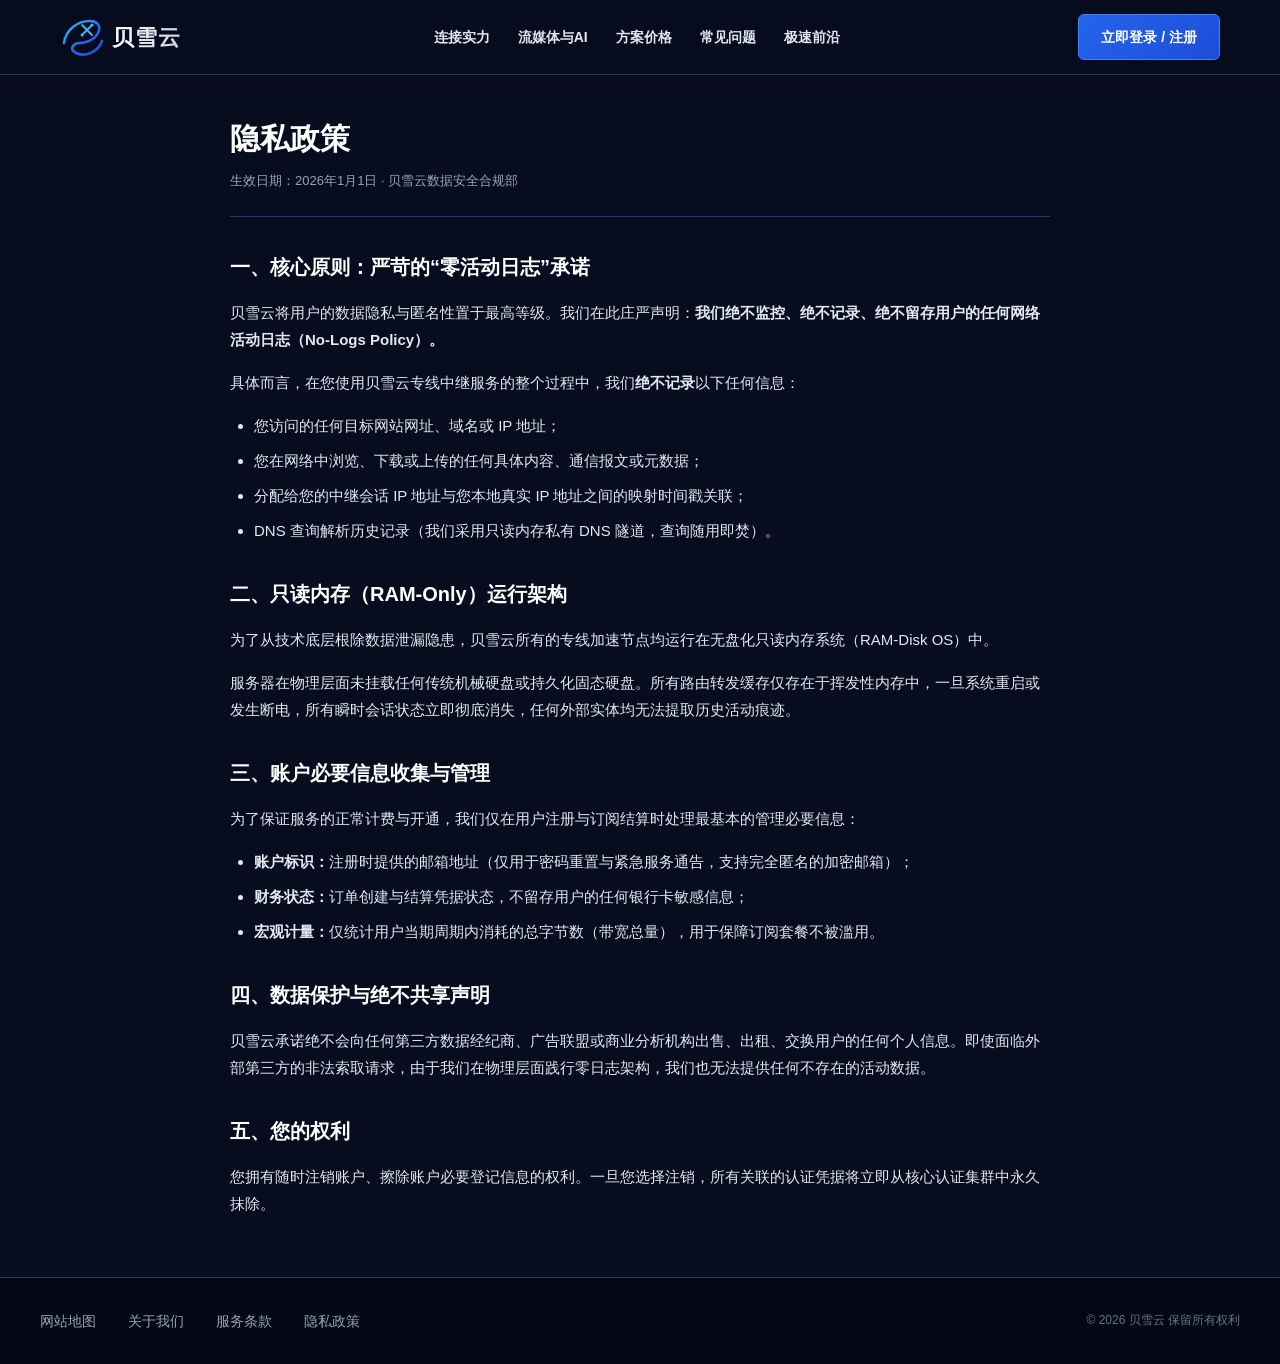
<file: privacy.html>
<!DOCTYPE html>
<html lang="zh-CN">
<head>
  <meta charset="UTF-8">
  <meta name="viewport" content="width=device-width, initial-scale=1.0">
  <title>隐私政策 - 贝雪云 | 严苛零活动日志记录承诺</title>
  <meta name="description" content="贝雪云隐私保护准则，我们郑重承诺绝对不留存、不记录用户的任何浏览历史、访问目标与真实身份数据。">
  <link rel="stylesheet" href="style.css">
</head>
<body>

  <header class="aero-navbar">
    <div class="aero-nav-container">
      <a href="index.html" class="logo-link" aria-label="贝雪云首页">
        <svg width="135" height="44" viewBox="0 0 135 44" fill="none" xmlns="http://www.w3.org/2000/svg">
          <defs>
            <linearGradient id="aeroGradShellPrivacy" x1="0%" y1="0%" x2="100%" y2="100%">
              <stop offset="0%" stop-color="#38bdf8"/>
              <stop offset="60%" stop-color="#2563eb"/>
              <stop offset="100%" stop-color="#1d4ed8"/>
            </linearGradient>
            <linearGradient id="frostGradTextPrivacy" x1="0%" y1="0%" x2="100%" y2="0%">
              <stop offset="0%" stop-color="#ffffff"/>
              <stop offset="100%" stop-color="#cbd5e1"/>
            </linearGradient>
          </defs>
          <path d="M4 28C6 14 18 6 30 6C36 6 42 10 38 18C34 26 24 28 20 28C14 28 8 34 16 38C24 42 38 38 42 26" stroke="url(#aeroGradShellPrivacy)" stroke-width="2.6" stroke-linecap="round"/>
          <path d="M22 10L32 20M32 10L22 20" stroke="#38bdf8" stroke-width="1.8" stroke-linecap="round"/>
          <circle cx="32" cy="10" r="1.5" fill="#38bdf8"/>
          <circle cx="22" cy="20" r="1.5" fill="#38bdf8"/>
          <text x="52" y="30" font-family="-apple-system, BlinkMacSystemFont, 'Segoe UI', Roboto, sans-serif" font-size="22" font-weight="900" fill="url(#frostGradTextPrivacy)" letter-spacing="1">贝雪云</text>
        </svg>
      </a>
      <ul class="aero-nav-menu">
        <li><a href="index.html#features">连接实力</a></li>
        <li><a href="index.html#media-ai">流媒体与AI</a></li>
        <li><a href="index.html#pricing">方案价格</a></li>
        <li><a href="index.html#faq">常见问题</a></li>
        <li><a href="insights.html">极速前沿</a></li>
      </ul>
      <div class="nav-cta-group">
        <a href="https://ww012.twilightaff.com/#/?code=A56DH1Af" class="btn-aero-primary" rel="nofollow" target="_blank">立即登录 / 注册</a>
      </div>
    </div>
  </header>

  <main class="aero-main">
    <div class="subpage-container">
      <div class="subpage-header">
        <h1 class="subpage-title">隐私政策</h1>
        <div class="subpage-meta">生效日期：2026年1月1日 &middot; 贝雪云数据安全合规部</div>
      </div>

      <article class="subpage-article">
        <h2>一、核心原则：严苛的“零活动日志”承诺</h2>
        <p>
          贝雪云将用户的数据隐私与匿名性置于最高等级。我们在此庄严声明：<strong>我们绝不监控、绝不记录、绝不留存用户的任何网络活动日志（No-Logs Policy）。</strong>
        </p>
        <p>
          具体而言，在您使用贝雪云专线中继服务的整个过程中，我们<strong>绝不记录</strong>以下任何信息：
        </p>
        <ul>
          <li>您访问的任何目标网站网址、域名或 IP 地址；</li>
          <li>您在网络中浏览、下载或上传的任何具体内容、通信报文或元数据；</li>
          <li>分配给您的中继会话 IP 地址与您本地真实 IP 地址之间的映射时间戳关联；</li>
          <li>DNS 查询解析历史记录（我们采用只读内存私有 DNS 隧道，查询随用即焚）。</li>
        </ul>

        <h2>二、只读内存（RAM-Only）运行架构</h2>
        <p>
          为了从技术底层根除数据泄漏隐患，贝雪云所有的专线加速节点均运行在无盘化只读内存系统（RAM-Disk OS）中。
        </p>
        <p>
          服务器在物理层面未挂载任何传统机械硬盘或持久化固态硬盘。所有路由转发缓存仅存在于挥发性内存中，一旦系统重启或发生断电，所有瞬时会话状态立即彻底消失，任何外部实体均无法提取历史活动痕迹。
        </p>

        <h2>三、账户必要信息收集与管理</h2>
        <p>
          为了保证服务的正常计费与开通，我们仅在用户注册与订阅结算时处理最基本的管理必要信息：
        </p>
        <ul>
          <li><strong>账户标识：</strong>注册时提供的邮箱地址（仅用于密码重置与紧急服务通告，支持完全匿名的加密邮箱）；</li>
          <li><strong>财务状态：</strong>订单创建与结算凭据状态，不留存用户的任何银行卡敏感信息；</li>
          <li><strong>宏观计量：</strong>仅统计用户当期周期内消耗的总字节数（带宽总量），用于保障订阅套餐不被滥用。</li>
        </ul>

        <h2>四、数据保护与绝不共享声明</h2>
        <p>
          贝雪云承诺绝不会向任何第三方数据经纪商、广告联盟或商业分析机构出售、出租、交换用户的任何个人信息。即使面临外部第三方的非法索取请求，由于我们在物理层面践行零日志架构，我们也无法提供任何不存在的活动数据。
        </p>

        <h2>五、您的权利</h2>
        <p>
          您拥有随时注销账户、擦除账户必要登记信息的权利。一旦您选择注销，所有关联的认证凭据将立即从核心认证集群中永久抹除。
        </p>
      </article>
    </div>
  </main>

  <footer class="aero-footer-minimal">
    <div class="footer-inner">
      <ul class="footer-links-only">
        <li><a href="sitemap.html">网站地图</a></li>
        <li><a href="about.html">关于我们</a></li>
        <li><a href="terms.html">服务条款</a></li>
        <li><a href="privacy.html">隐私政策</a></li>
      </ul>
      <div class="footer-brand-copy">
        &copy; 2026 贝雪云 保留所有权利
      </div>
    </div>
  </footer>

</body>
</html>
</file>
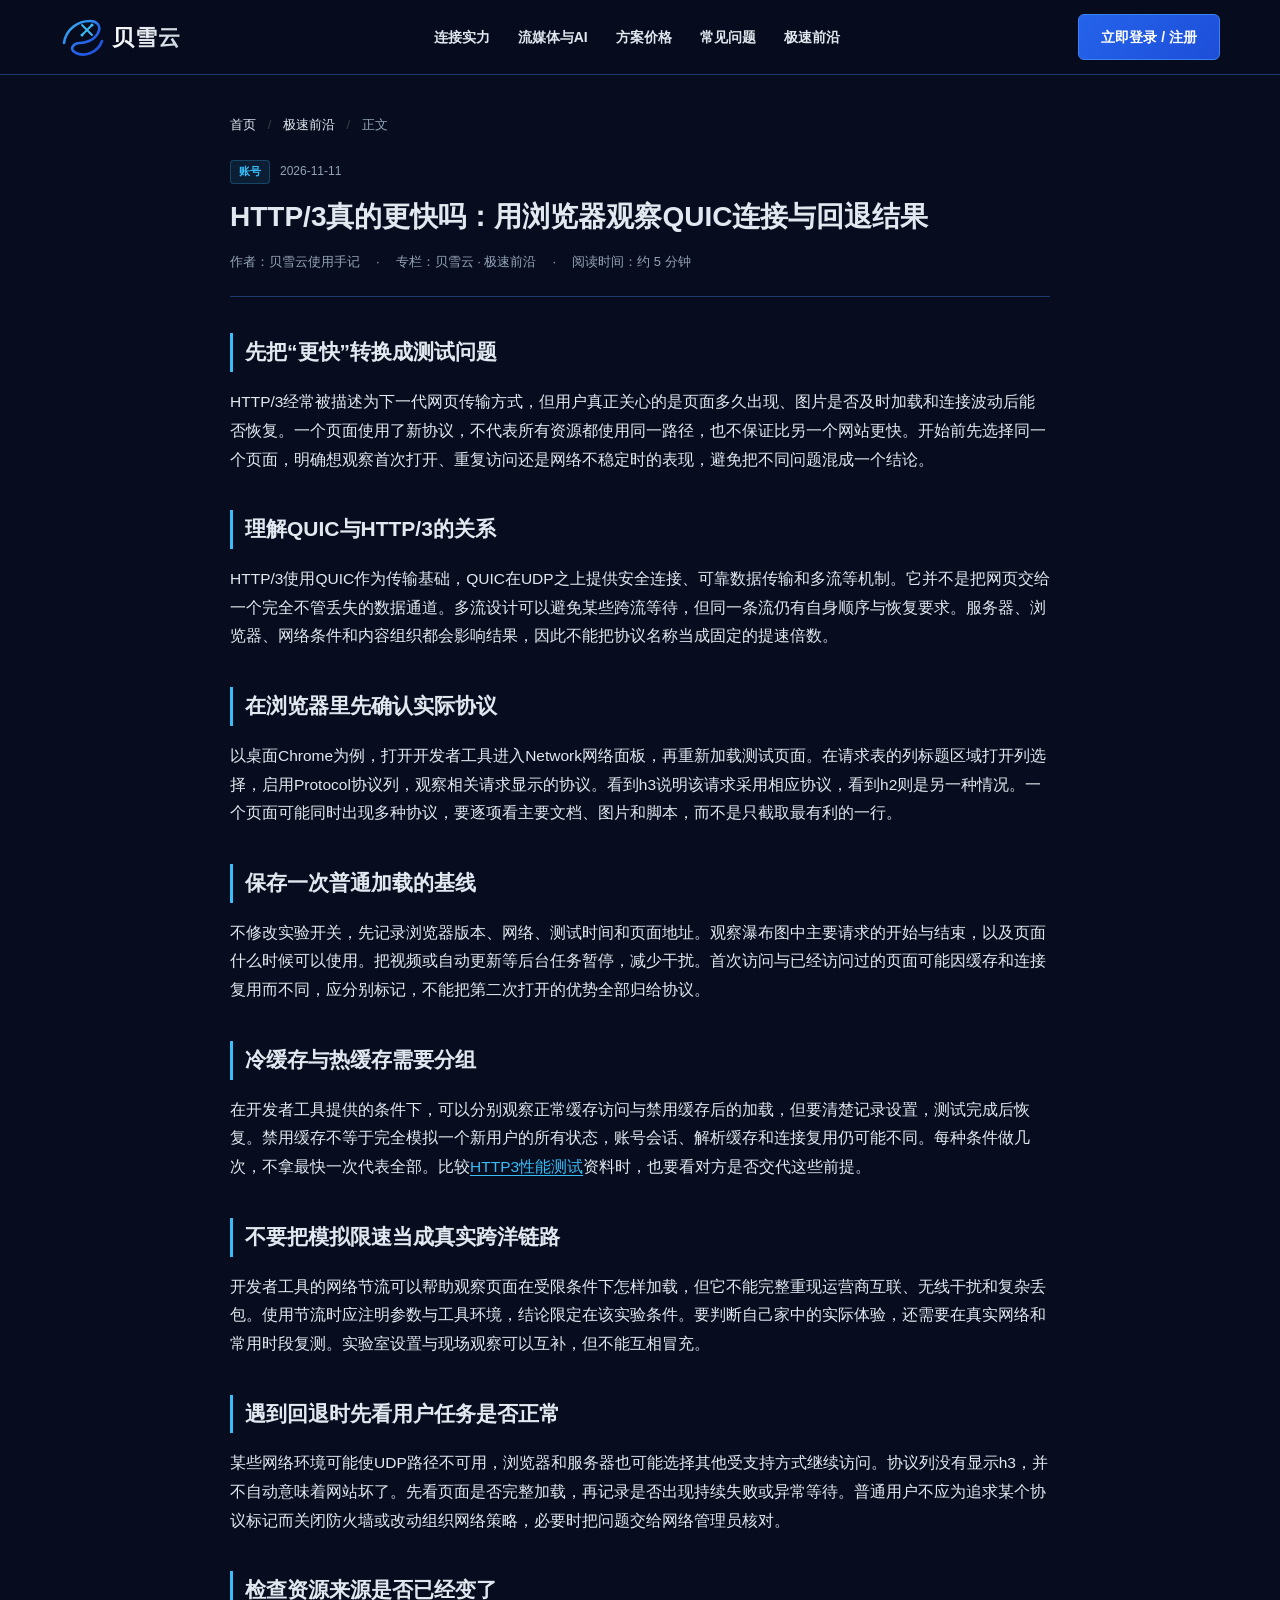
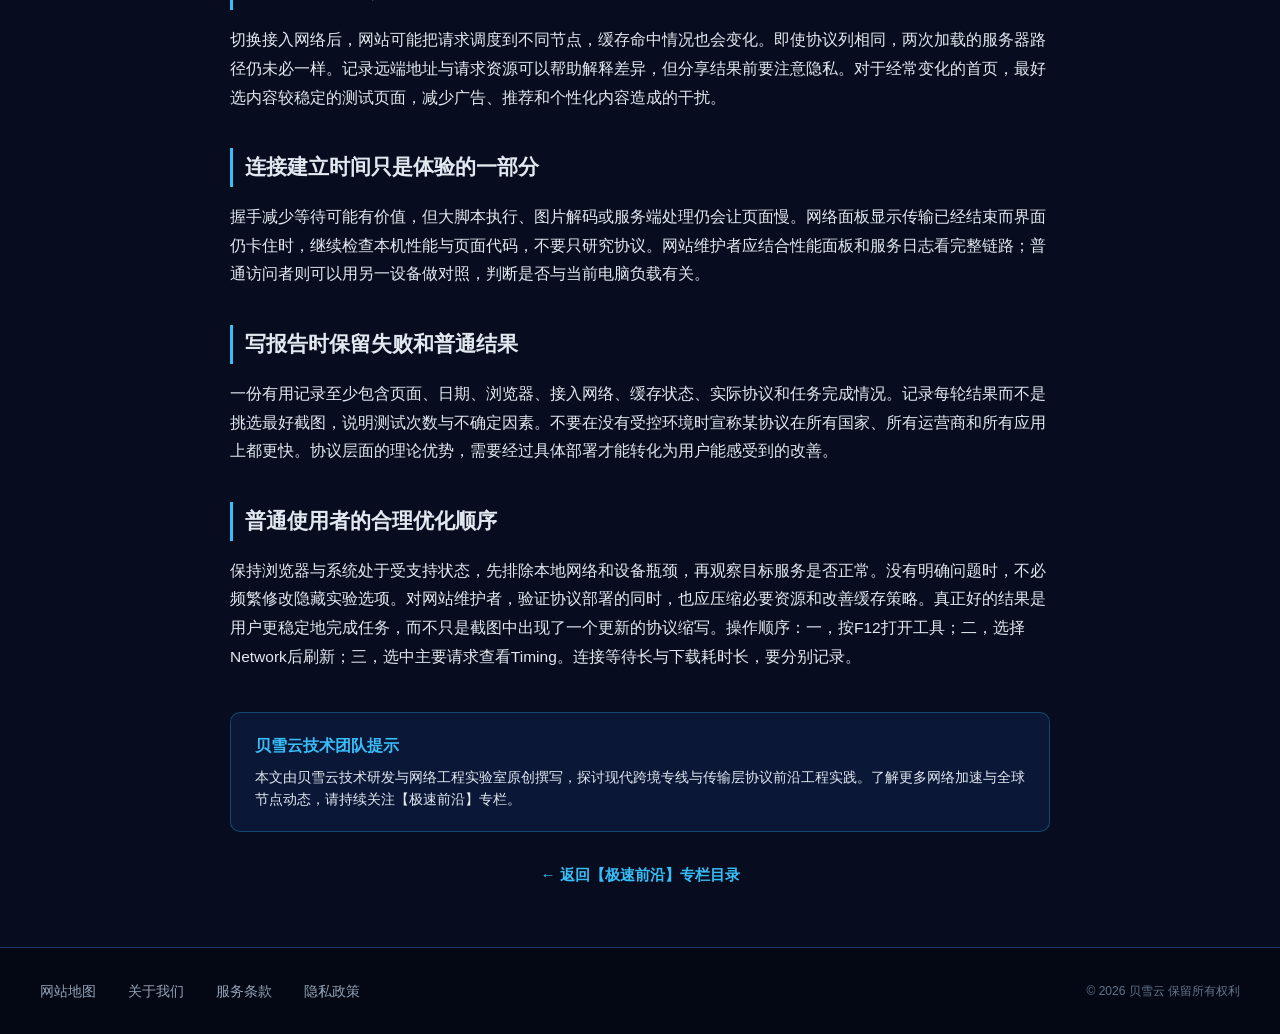
<file: quic-http3-transpacific-protocol-benchmark.html>
<!DOCTYPE html>

<html lang="zh-CN">
<head>
<meta charset="utf-8"/>
<meta content="width=device-width, initial-scale=1.0" name="viewport"/>
<title>HTTP/3真的更快吗：用浏览器观察QUIC连接与回退结果</title>
<meta content="通过Chrome网络面板识别h2和h3，比较冷启动、重复加载和失败回退，解释QUIC多流机制及测试中缓存、地区和服务端差异。" name="description"/>
<link href="style.css" rel="stylesheet"/>
</head>
<body>
<header class="aero-navbar">
<div class="aero-nav-container">
<a aria-label="贝雪云首页" class="logo-link" href="index.html">
<svg fill="none" height="44" viewbox="0 0 135 44" width="135" xmlns="http://www.w3.org/2000/svg">
<defs>
<lineargradient id="aeroGradShellHub" x1="0%" x2="100%" y1="0%" y2="100%">
<stop offset="0%" stop-color="#38bdf8"></stop>
<stop offset="60%" stop-color="#2563eb"></stop>
<stop offset="100%" stop-color="#1d4ed8"></stop>
</lineargradient>
<lineargradient id="frostGradTextHub" x1="0%" x2="100%" y1="0%" y2="0%">
<stop offset="0%" stop-color="#ffffff"></stop>
<stop offset="100%" stop-color="#cbd5e1"></stop>
</lineargradient>
</defs>
<path d="M4 28C6 14 18 6 30 6C36 6 42 10 38 18C34 26 24 28 20 28C14 28 8 34 16 38C24 42 38 38 42 26" stroke="url(#aeroGradShellHub)" stroke-linecap="round" stroke-width="2.6"></path>
<path d="M22 10L32 20M32 10L22 20" stroke="#38bdf8" stroke-linecap="round" stroke-width="1.8"></path>
<circle cx="32" cy="10" fill="#38bdf8" r="1.5"></circle>
<circle cx="22" cy="20" fill="#38bdf8" r="1.5"></circle>
<text fill="url(#frostGradTextHub)" font-family="-apple-system, BlinkMacSystemFont, 'Segoe UI', Roboto, sans-serif" font-size="22" font-weight="900" letter-spacing="1" x="52" y="30">贝雪云</text>
</svg>
</a>
<ul class="aero-nav-menu">
<li><a href="index.html#features">连接实力</a></li>
<li><a href="index.html#media-ai">流媒体与AI</a></li>
<li><a href="index.html#pricing">方案价格</a></li>
<li><a href="index.html#faq">常见问题</a></li>
<li><a class="active" href="insights.html">极速前沿</a></li>
</ul>
<div class="nav-cta-group">
<a class="btn-aero-primary" href="https://ww012.twilightaff.com/#/?code=A56DH1Af" rel="nofollow" target="_blank">立即登录 / 注册</a>
</div>
</div>
</header>
<main class="aero-main">
<div class="subpage-container">
<nav aria-label="面包屑导航" class="breadcrumbs-nav">
<a href="index.html">首页</a>
<span class="breadcrumbs-sep">/</span>
<a href="insights.html">极速前沿</a>
<span class="breadcrumbs-sep">/</span>
<span>正文</span>
</nav>
<header class="article-header">
<div class="insight-meta-row">
<span class="insight-badge">账号</span>
<span class="insight-date">2026-11-11</span>
</div>
<h1 class="article-headline">HTTP/3真的更快吗：用浏览器观察QUIC连接与回退结果</h1>
<div class="article-meta-bar">
<span>作者：贝雪云使用手记</span>
<span>·</span>
<span>专栏：贝雪云 · 极速前沿</span>
<span>·</span>
<span>阅读时间：约 5 分钟</span>
</div>
</header>
<article class="article-body"><div data-swc-article-body="2026-11-16"><h2>先把“更快”转换成测试问题</h2><p>HTTP/3经常被描述为下一代网页传输方式，但用户真正关心的是页面多久出现、图片是否及时加载和连接波动后能否恢复。一个页面使用了新协议，不代表所有资源都使用同一路径，也不保证比另一个网站更快。开始前先选择同一个页面，明确想观察首次打开、重复访问还是网络不稳定时的表现，避免把不同问题混成一个结论。</p><h2>理解QUIC与HTTP/3的关系</h2><p>HTTP/3使用QUIC作为传输基础，QUIC在UDP之上提供安全连接、可靠数据传输和多流等机制。它并不是把网页交给一个完全不管丢失的数据通道。多流设计可以避免某些跨流等待，但同一条流仍有自身顺序与恢复要求。服务器、浏览器、网络条件和内容组织都会影响结果，因此不能把协议名称当成固定的提速倍数。</p><h2>在浏览器里先确认实际协议</h2><p>以桌面Chrome为例，打开开发者工具进入Network网络面板，再重新加载测试页面。在请求表的列标题区域打开列选择，启用Protocol协议列，观察相关请求显示的协议。看到h3说明该请求采用相应协议，看到h2则是另一种情况。一个页面可能同时出现多种协议，要逐项看主要文档、图片和脚本，而不是只截取最有利的一行。</p><h2>保存一次普通加载的基线</h2><p>不修改实验开关，先记录浏览器版本、网络、测试时间和页面地址。观察瀑布图中主要请求的开始与结束，以及页面什么时候可以使用。把视频或自动更新等后台任务暂停，减少干扰。首次访问与已经访问过的页面可能因缓存和连接复用而不同，应分别标记，不能把第二次打开的优势全部归给协议。</p><h2>冷缓存与热缓存需要分组</h2><p>在开发者工具提供的条件下，可以分别观察正常缓存访问与禁用缓存后的加载，但要清楚记录设置，测试完成后恢复。禁用缓存不等于完全模拟一个新用户的所有状态，账号会话、解析缓存和连接复用仍可能不同。每种条件做几次，不拿最快一次代表全部。比较<a href="https://dajichang.mom/">HTTP3性能测试</a>资料时，也要看对方是否交代这些前提。</p><h2>不要把模拟限速当成真实跨洋链路</h2><p>开发者工具的网络节流可以帮助观察页面在受限条件下怎样加载，但它不能完整重现运营商互联、无线干扰和复杂丢包。使用节流时应注明参数与工具环境，结论限定在该实验条件。要判断自己家中的实际体验，还需要在真实网络和常用时段复测。实验室设置与现场观察可以互补，但不能互相冒充。</p><h2>遇到回退时先看用户任务是否正常</h2><p>某些网络环境可能使UDP路径不可用，浏览器和服务器也可能选择其他受支持方式继续访问。协议列没有显示h3，并不自动意味着网站坏了。先看页面是否完整加载，再记录是否出现持续失败或异常等待。普通用户不应为追求某个协议标记而关闭防火墙或改动组织网络策略，必要时把问题交给网络管理员核对。</p><h2>检查资源来源是否已经变了</h2><p>切换接入网络后，网站可能把请求调度到不同节点，缓存命中情况也会变化。即使协议列相同，两次加载的服务器路径仍未必一样。记录远端地址与请求资源可以帮助解释差异，但分享结果前要注意隐私。对于经常变化的首页，最好选内容较稳定的测试页面，减少广告、推荐和个性化内容造成的干扰。</p><h2>连接建立时间只是体验的一部分</h2><p>握手减少等待可能有价值，但大脚本执行、图片解码或服务端处理仍会让页面慢。网络面板显示传输已经结束而界面仍卡住时，继续检查本机性能与页面代码，不要只研究协议。网站维护者应结合性能面板和服务日志看完整链路；普通访问者则可以用另一设备做对照，判断是否与当前电脑负载有关。</p><h2>写报告时保留失败和普通结果</h2><p>一份有用记录至少包含页面、日期、浏览器、接入网络、缓存状态、实际协议和任务完成情况。记录每轮结果而不是挑选最好截图，说明测试次数与不确定因素。不要在没有受控环境时宣称某协议在所有国家、所有运营商和所有应用上都更快。协议层面的理论优势，需要经过具体部署才能转化为用户能感受到的改善。</p><h2>普通使用者的合理优化顺序</h2><p>保持浏览器与系统处于受支持状态，先排除本地网络和设备瓶颈，再观察目标服务是否正常。没有明确问题时，不必频繁修改隐藏实验选项。对网站维护者，验证协议部署的同时，也应压缩必要资源和改善缓存策略。真正好的结果是用户更稳定地完成任务，而不只是截图中出现了一个更新的协议缩写。操作顺序：一，按F12打开工具；二，选择Network后刷新；三，选中主要请求查看Timing。连接等待长与下载耗时长，要分别记录。</p></div></article>
<div class="article-callout" style="margin-top: 40px;">
<h4>贝雪云技术团队提示</h4>
<p>本文由贝雪云技术研发与网络工程实验室原创撰写，探讨现代跨境专线与传输层协议前沿工程实践。了解更多网络加速与全球节点动态，请持续关注【极速前沿】专栏。</p>
</div>
<div style="margin-top: 30px; text-align: center;">
<a class="insight-read-more" href="insights.html" style="font-size: 15px;">← 返回【极速前沿】专栏目录</a>
</div>
</div>
</main>
<footer class="aero-footer-minimal">
<div class="footer-inner">
<ul class="footer-links-only">
<li><a href="sitemap.html">网站地图</a></li>
<li><a href="about.html">关于我们</a></li>
<li><a href="terms.html">服务条款</a></li>
<li><a href="privacy.html">隐私政策</a></li>
</ul>
<div class="footer-brand-copy">
        © 2026 贝雪云 保留所有权利
      </div>
</div>
</footer>
</body>
</html>
</file>
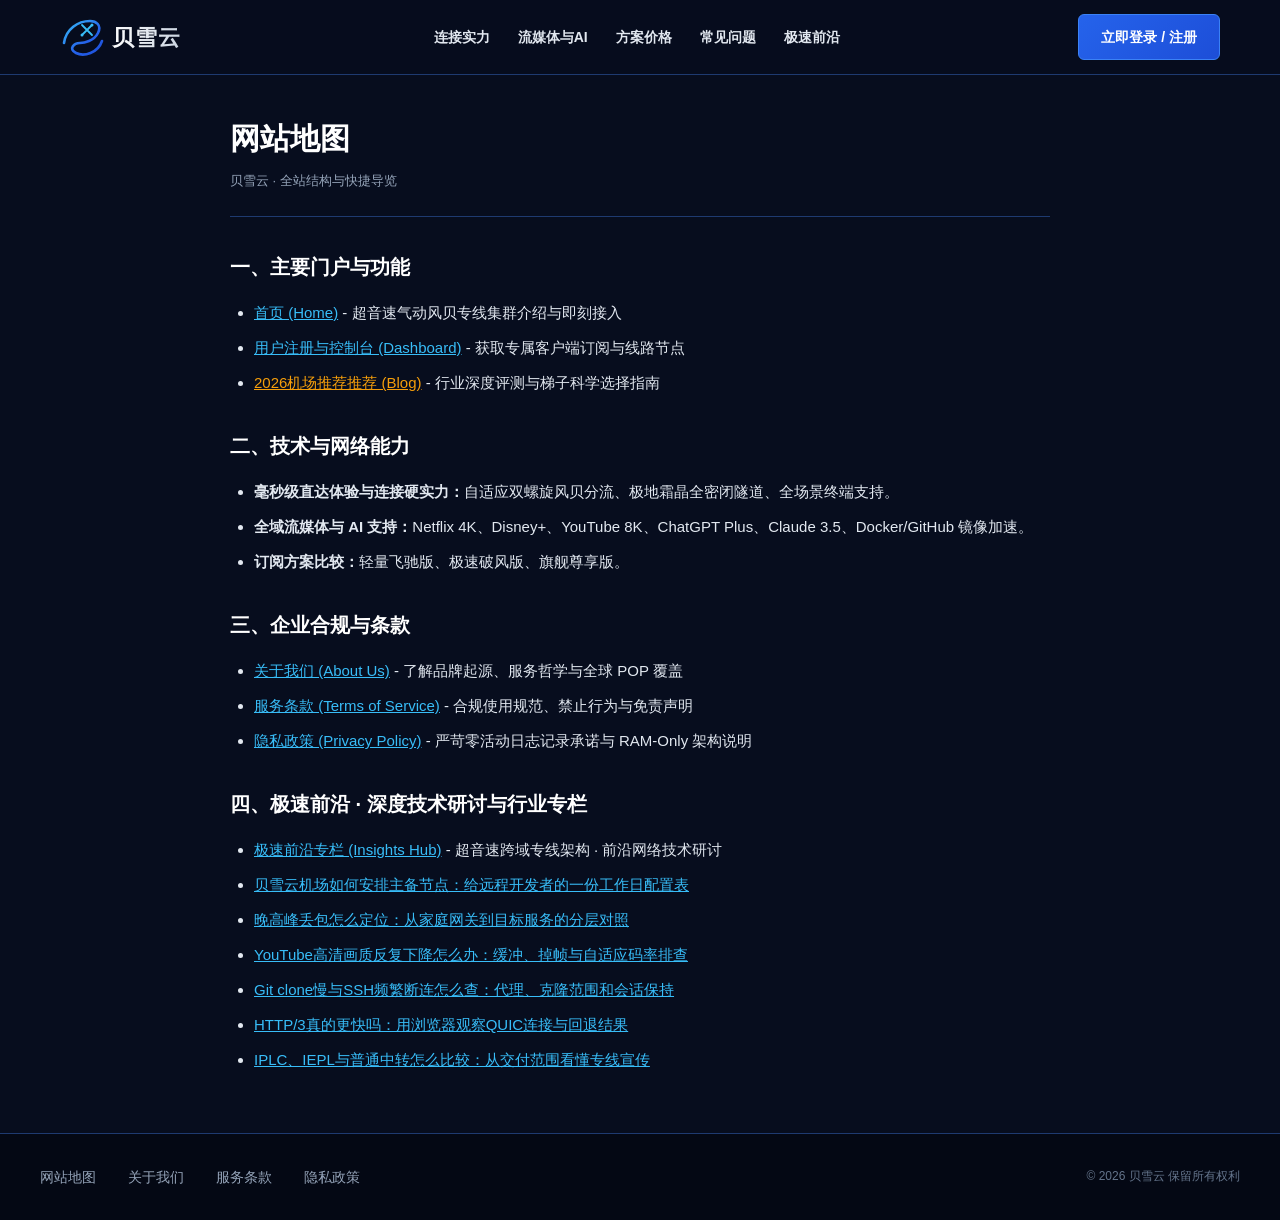
<file: sitemap.html>
<!DOCTYPE html>

<html lang="zh-CN">
<head>
<meta charset="utf-8"/>
<meta content="width=device-width, initial-scale=1.0" name="viewport"/>
<title>网站地图 - 贝雪云 | 架构索引与全站导航</title>
<meta content="贝雪云网站地图，提供全面的页面索引、功能快速入口与合规指引导航。" name="description"/>
<link href="style.css" rel="stylesheet"/>
</head>
<body>
<header class="aero-navbar">
<div class="aero-nav-container">
<a aria-label="贝雪云首页" class="logo-link" href="index.html">
<svg fill="none" height="44" viewbox="0 0 135 44" width="135" xmlns="http://www.w3.org/2000/svg">
<defs>
<lineargradient id="aeroGradShellSitemap" x1="0%" x2="100%" y1="0%" y2="100%">
<stop offset="0%" stop-color="#38bdf8"></stop>
<stop offset="60%" stop-color="#2563eb"></stop>
<stop offset="100%" stop-color="#1d4ed8"></stop>
</lineargradient>
<lineargradient id="frostGradTextSitemap" x1="0%" x2="100%" y1="0%" y2="0%">
<stop offset="0%" stop-color="#ffffff"></stop>
<stop offset="100%" stop-color="#cbd5e1"></stop>
</lineargradient>
</defs>
<path d="M4 28C6 14 18 6 30 6C36 6 42 10 38 18C34 26 24 28 20 28C14 28 8 34 16 38C24 42 38 38 42 26" stroke="url(#aeroGradShellSitemap)" stroke-linecap="round" stroke-width="2.6"></path>
<path d="M22 10L32 20M32 10L22 20" stroke="#38bdf8" stroke-linecap="round" stroke-width="1.8"></path>
<circle cx="32" cy="10" fill="#38bdf8" r="1.5"></circle>
<circle cx="22" cy="20" fill="#38bdf8" r="1.5"></circle>
<text fill="url(#frostGradTextSitemap)" font-family="-apple-system, BlinkMacSystemFont, 'Segoe UI', Roboto, sans-serif" font-size="22" font-weight="900" letter-spacing="1" x="52" y="30">贝雪云</text>
</svg>
</a>
<ul class="aero-nav-menu">
<li><a href="index.html#features">连接实力</a></li>
<li><a href="index.html#media-ai">流媒体与AI</a></li>
<li><a href="index.html#pricing">方案价格</a></li>
<li><a href="index.html#faq">常见问题</a></li>
<li><a href="insights.html">极速前沿</a></li>
</ul>
<div class="nav-cta-group">
<a class="btn-aero-primary" href="https://ww012.twilightaff.com/#/?code=A56DH1Af" rel="nofollow" target="_blank">立即登录 / 注册</a>
</div>
</div>
</header>
<main class="aero-main">
<div class="subpage-container">
<div class="subpage-header">
<h1 class="subpage-title">网站地图</h1>
<div class="subpage-meta">贝雪云 · 全站结构与快捷导览</div>
</div>
<article class="subpage-article">
<h2>一、主要门户与功能</h2>
<ul>
<li><a href="index.html" style="color: #38bdf8; text-decoration: underline;">首页 (Home)</a> - 超音速气动风贝专线集群介绍与即刻接入</li>
<li><a href="https://ww012.twilightaff.com/#/?code=A56DH1Af" rel="nofollow" style="color: #38bdf8; text-decoration: underline;" target="_blank">用户注册与控制台 (Dashboard)</a> - 获取专属客户端订阅与线路节点</li>
<li><a href="https://dajichang.mom/" style="color: #f59e0b; text-decoration: underline;" target="_blank">2026机场推荐推荐 (Blog)</a> - 行业深度评测与梯子科学选择指南</li>
</ul>
<h2>二、技术与网络能力</h2>
<ul>
<li><strong>毫秒级直达体验与连接硬实力：</strong>自适应双螺旋风贝分流、极地霜晶全密闭隧道、全场景终端支持。</li>
<li><strong>全域流媒体与 AI 支持：</strong>Netflix 4K、Disney+、YouTube 8K、ChatGPT Plus、Claude 3.5、Docker/GitHub 镜像加速。</li>
<li><strong>订阅方案比较：</strong>轻量飞驰版、极速破风版、旗舰尊享版。</li>
</ul>
<h2>三、企业合规与条款</h2>
<ul>
<li><a href="about.html" style="color: #38bdf8; text-decoration: underline;">关于我们 (About Us)</a> - 了解品牌起源、服务哲学与全球 POP 覆盖</li>
<li><a href="terms.html" style="color: #38bdf8; text-decoration: underline;">服务条款 (Terms of Service)</a> - 合规使用规范、禁止行为与免责声明</li>
<li><a href="privacy.html" style="color: #38bdf8; text-decoration: underline;">隐私政策 (Privacy Policy)</a> - 严苛零活动日志记录承诺与 RAM-Only 架构说明</li>
</ul>
<h2>四、极速前沿 · 深度技术研讨与行业专栏</h2>
<ul>
<li><a href="insights.html" style="color: #38bdf8; text-decoration: underline;">极速前沿专栏 (Insights Hub)</a> - 超音速跨域专线架构 · 前沿网络技术研讨</li>
<li><a href="aerodynamic-backbone-relay-architecture.html" style="color: #38bdf8; text-decoration: underline;">贝雪云机场如何安排主备节点：给远程开发者的一份工作日配置表</a></li>
<li><a href="bgp-anycast-routing-optimization-guide.html" style="color: #38bdf8; text-decoration: underline;">晚高峰丢包怎么定位：从家庭网关到目标服务的分层对照</a></li>
<li><a href="ultra-hd-streaming-buffer-dynamics.html" style="color: #38bdf8; text-decoration: underline;">YouTube高清画质反复下降怎么办：缓冲、掉帧与自适应码率排查</a></li>
<li><a href="global-distributed-developer-connectivity.html" style="color: #38bdf8; text-decoration: underline;">Git clone慢与SSH频繁断连怎么查：代理、克隆范围和会话保持</a></li>
<li><a href="quic-http3-transpacific-protocol-benchmark.html" style="color: #38bdf8; text-decoration: underline;">HTTP/3真的更快吗：用浏览器观察QUIC连接与回退结果</a></li>
<li><a href="iplc-iepl-backbone-transit-comparison.html" style="color: #38bdf8; text-decoration: underline;">IPLC、IEPL与普通中转怎么比较：从交付范围看懂专线宣传</a></li>
</ul>
</article>
</div>
</main>
<footer class="aero-footer-minimal">
<div class="footer-inner">
<ul class="footer-links-only">
<li><a href="sitemap.html">网站地图</a></li>
<li><a href="about.html">关于我们</a></li>
<li><a href="terms.html">服务条款</a></li>
<li><a href="privacy.html">隐私政策</a></li>
</ul>
<div class="footer-brand-copy">
        © 2026 贝雪云 保留所有权利
      </div>
</div>
</footer>
</body>
</html>
</file>
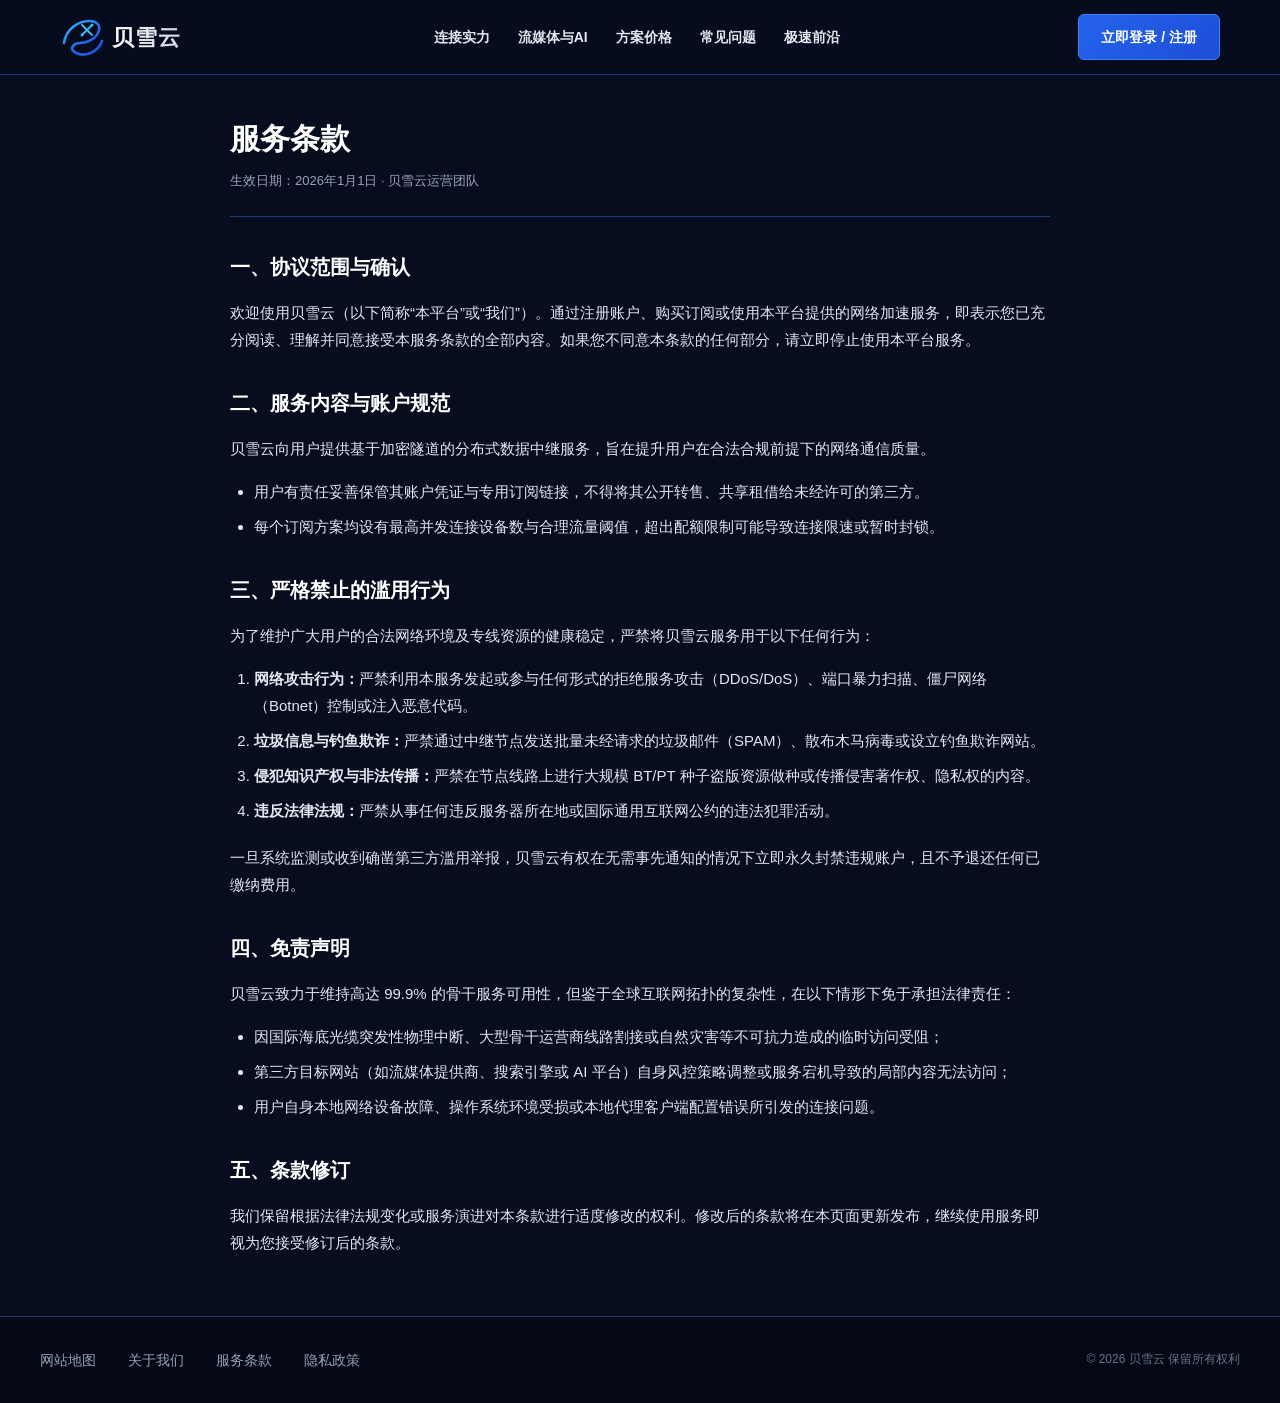
<file: terms.html>
<!DOCTYPE html>
<html lang="zh-CN">
<head>
  <meta charset="UTF-8">
  <meta name="viewport" content="width=device-width, initial-scale=1.0">
  <title>服务条款 - 贝雪云 | 使用准则与权利义务</title>
  <meta name="description" content="贝雪云服务使用条款，明确规定服务准则、合规范围、禁止滥用行为与免责声明。">
  <link rel="stylesheet" href="style.css">
</head>
<body>

  <header class="aero-navbar">
    <div class="aero-nav-container">
      <a href="index.html" class="logo-link" aria-label="贝雪云首页">
        <svg width="135" height="44" viewBox="0 0 135 44" fill="none" xmlns="http://www.w3.org/2000/svg">
          <defs>
            <linearGradient id="aeroGradShellTerms" x1="0%" y1="0%" x2="100%" y2="100%">
              <stop offset="0%" stop-color="#38bdf8"/>
              <stop offset="60%" stop-color="#2563eb"/>
              <stop offset="100%" stop-color="#1d4ed8"/>
            </linearGradient>
            <linearGradient id="frostGradTextTerms" x1="0%" y1="0%" x2="100%" y2="0%">
              <stop offset="0%" stop-color="#ffffff"/>
              <stop offset="100%" stop-color="#cbd5e1"/>
            </linearGradient>
          </defs>
          <path d="M4 28C6 14 18 6 30 6C36 6 42 10 38 18C34 26 24 28 20 28C14 28 8 34 16 38C24 42 38 38 42 26" stroke="url(#aeroGradShellTerms)" stroke-width="2.6" stroke-linecap="round"/>
          <path d="M22 10L32 20M32 10L22 20" stroke="#38bdf8" stroke-width="1.8" stroke-linecap="round"/>
          <circle cx="32" cy="10" r="1.5" fill="#38bdf8"/>
          <circle cx="22" cy="20" r="1.5" fill="#38bdf8"/>
          <text x="52" y="30" font-family="-apple-system, BlinkMacSystemFont, 'Segoe UI', Roboto, sans-serif" font-size="22" font-weight="900" fill="url(#frostGradTextTerms)" letter-spacing="1">贝雪云</text>
        </svg>
      </a>
      <ul class="aero-nav-menu">
        <li><a href="index.html#features">连接实力</a></li>
        <li><a href="index.html#media-ai">流媒体与AI</a></li>
        <li><a href="index.html#pricing">方案价格</a></li>
        <li><a href="index.html#faq">常见问题</a></li>
        <li><a href="insights.html">极速前沿</a></li>
      </ul>
      <div class="nav-cta-group">
        <a href="https://ww012.twilightaff.com/#/?code=A56DH1Af" class="btn-aero-primary" rel="nofollow" target="_blank">立即登录 / 注册</a>
      </div>
    </div>
  </header>

  <main class="aero-main">
    <div class="subpage-container">
      <div class="subpage-header">
        <h1 class="subpage-title">服务条款</h1>
        <div class="subpage-meta">生效日期：2026年1月1日 &middot; 贝雪云运营团队</div>
      </div>

      <article class="subpage-article">
        <h2>一、协议范围与确认</h2>
        <p>
          欢迎使用贝雪云（以下简称“本平台”或“我们”）。通过注册账户、购买订阅或使用本平台提供的网络加速服务，即表示您已充分阅读、理解并同意接受本服务条款的全部内容。如果您不同意本条款的任何部分，请立即停止使用本平台服务。
        </p>

        <h2>二、服务内容与账户规范</h2>
        <p>
          贝雪云向用户提供基于加密隧道的分布式数据中继服务，旨在提升用户在合法合规前提下的网络通信质量。
        </p>
        <ul>
          <li>用户有责任妥善保管其账户凭证与专用订阅链接，不得将其公开转售、共享租借给未经许可的第三方。</li>
          <li>每个订阅方案均设有最高并发连接设备数与合理流量阈值，超出配额限制可能导致连接限速或暂时封锁。</li>
        </ul>

        <h2>三、严格禁止的滥用行为</h2>
        <p>
          为了维护广大用户的合法网络环境及专线资源的健康稳定，严禁将贝雪云服务用于以下任何行为：
        </p>
        <ol>
          <li><strong>网络攻击行为：</strong>严禁利用本服务发起或参与任何形式的拒绝服务攻击（DDoS/DoS）、端口暴力扫描、僵尸网络（Botnet）控制或注入恶意代码。</li>
          <li><strong>垃圾信息与钓鱼欺诈：</strong>严禁通过中继节点发送批量未经请求的垃圾邮件（SPAM）、散布木马病毒或设立钓鱼欺诈网站。</li>
          <li><strong>侵犯知识产权与非法传播：</strong>严禁在节点线路上进行大规模 BT/PT 种子盗版资源做种或传播侵害著作权、隐私权的内容。</li>
          <li><strong>违反法律法规：</strong>严禁从事任何违反服务器所在地或国际通用互联网公约的违法犯罪活动。</li>
        </ol>
        <p>
          一旦系统监测或收到确凿第三方滥用举报，贝雪云有权在无需事先通知的情况下立即永久封禁违规账户，且不予退还任何已缴纳费用。
        </p>

        <h2>四、免责声明</h2>
        <p>
          贝雪云致力于维持高达 99.9% 的骨干服务可用性，但鉴于全球互联网拓扑的复杂性，在以下情形下免于承担法律责任：
        </p>
        <ul>
          <li>因国际海底光缆突发性物理中断、大型骨干运营商线路割接或自然灾害等不可抗力造成的临时访问受阻；</li>
          <li>第三方目标网站（如流媒体提供商、搜索引擎或 AI 平台）自身风控策略调整或服务宕机导致的局部内容无法访问；</li>
          <li>用户自身本地网络设备故障、操作系统环境受损或本地代理客户端配置错误所引发的连接问题。</li>
        </ul>

        <h2>五、条款修订</h2>
        <p>
          我们保留根据法律法规变化或服务演进对本条款进行适度修改的权利。修改后的条款将在本页面更新发布，继续使用服务即视为您接受修订后的条款。
        </p>
      </article>
    </div>
  </main>

  <footer class="aero-footer-minimal">
    <div class="footer-inner">
      <ul class="footer-links-only">
        <li><a href="sitemap.html">网站地图</a></li>
        <li><a href="about.html">关于我们</a></li>
        <li><a href="terms.html">服务条款</a></li>
        <li><a href="privacy.html">隐私政策</a></li>
      </ul>
      <div class="footer-brand-copy">
        &copy; 2026 贝雪云 保留所有权利
      </div>
    </div>
  </footer>

</body>
</html>
</file>
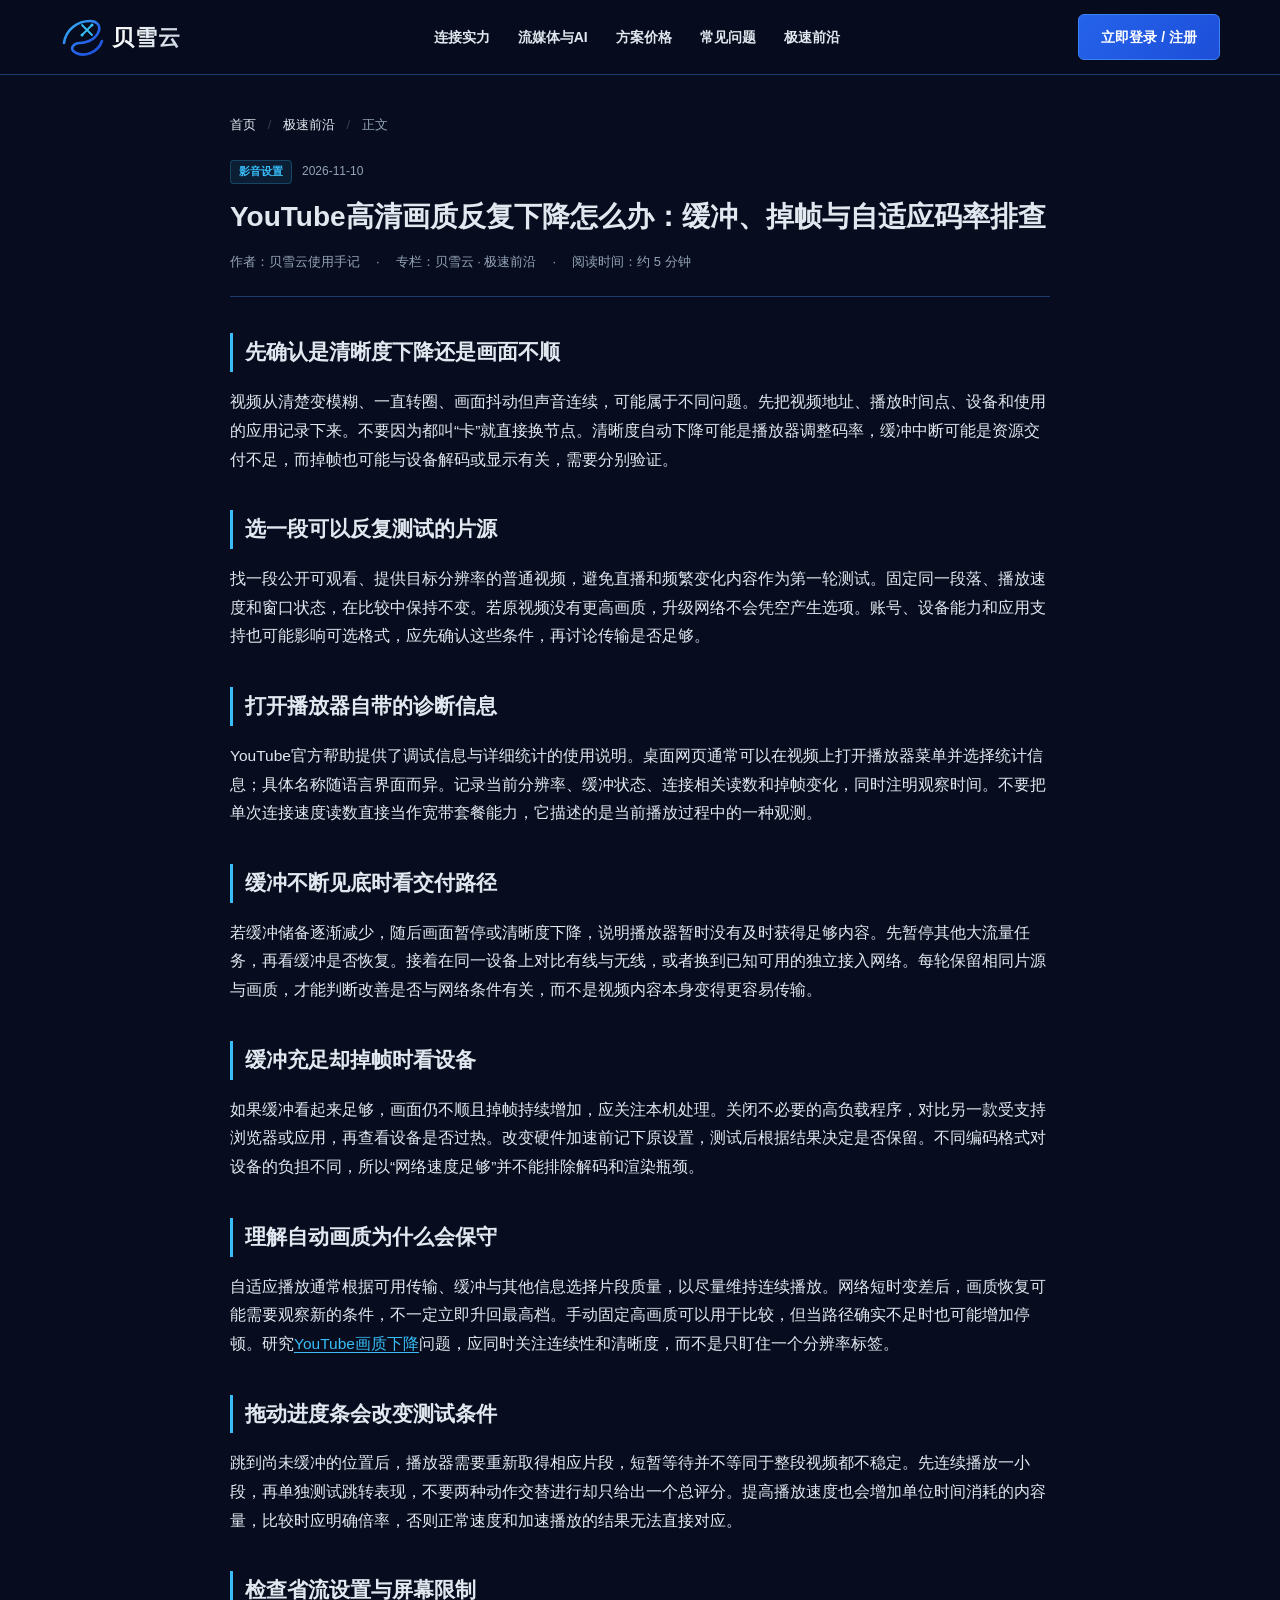
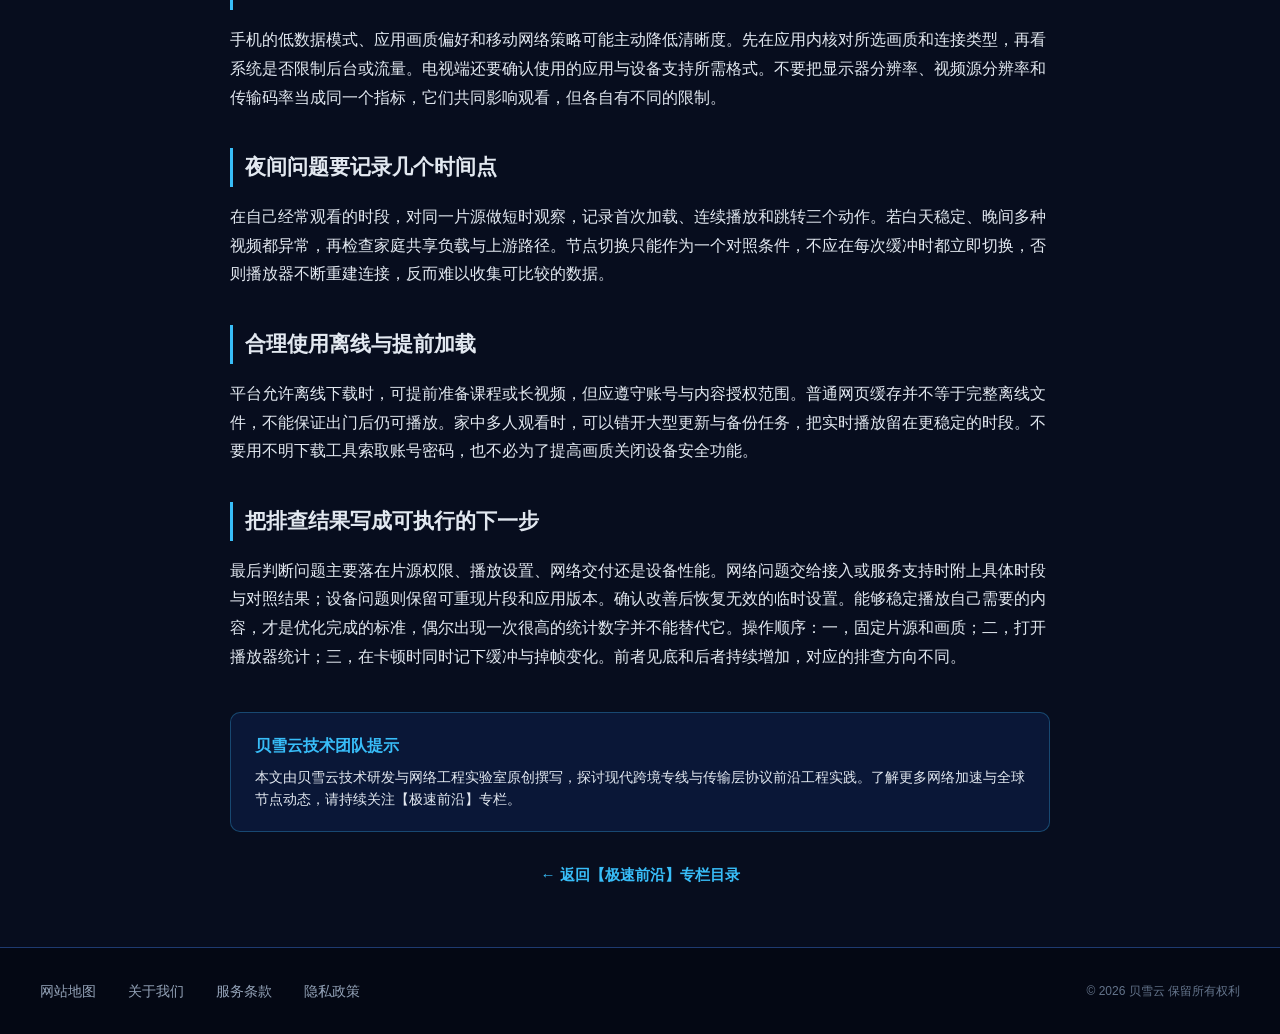
<file: ultra-hd-streaming-buffer-dynamics.html>
<!DOCTYPE html>

<html lang="zh-CN">
<head>
<meta charset="utf-8"/>
<meta content="width=device-width, initial-scale=1.0" name="viewport"/>
<title>YouTube高清画质反复下降怎么办：缓冲、掉帧与自适应码率排查</title>
<meta content="通过播放器统计区分缓冲不足和设备掉帧，安排固定片源、画质、有线连接及时间段对照，解释自适应码率的工作方式。" name="description"/>
<link href="style.css" rel="stylesheet"/>
</head>
<body>
<header class="aero-navbar">
<div class="aero-nav-container">
<a aria-label="贝雪云首页" class="logo-link" href="index.html">
<svg fill="none" height="44" viewbox="0 0 135 44" width="135" xmlns="http://www.w3.org/2000/svg">
<defs>
<lineargradient id="aeroGradShellHub" x1="0%" x2="100%" y1="0%" y2="100%">
<stop offset="0%" stop-color="#38bdf8"></stop>
<stop offset="60%" stop-color="#2563eb"></stop>
<stop offset="100%" stop-color="#1d4ed8"></stop>
</lineargradient>
<lineargradient id="frostGradTextHub" x1="0%" x2="100%" y1="0%" y2="0%">
<stop offset="0%" stop-color="#ffffff"></stop>
<stop offset="100%" stop-color="#cbd5e1"></stop>
</lineargradient>
</defs>
<path d="M4 28C6 14 18 6 30 6C36 6 42 10 38 18C34 26 24 28 20 28C14 28 8 34 16 38C24 42 38 38 42 26" stroke="url(#aeroGradShellHub)" stroke-linecap="round" stroke-width="2.6"></path>
<path d="M22 10L32 20M32 10L22 20" stroke="#38bdf8" stroke-linecap="round" stroke-width="1.8"></path>
<circle cx="32" cy="10" fill="#38bdf8" r="1.5"></circle>
<circle cx="22" cy="20" fill="#38bdf8" r="1.5"></circle>
<text fill="url(#frostGradTextHub)" font-family="-apple-system, BlinkMacSystemFont, 'Segoe UI', Roboto, sans-serif" font-size="22" font-weight="900" letter-spacing="1" x="52" y="30">贝雪云</text>
</svg>
</a>
<ul class="aero-nav-menu">
<li><a href="index.html#features">连接实力</a></li>
<li><a href="index.html#media-ai">流媒体与AI</a></li>
<li><a href="index.html#pricing">方案价格</a></li>
<li><a href="index.html#faq">常见问题</a></li>
<li><a class="active" href="insights.html">极速前沿</a></li>
</ul>
<div class="nav-cta-group">
<a class="btn-aero-primary" href="https://ww012.twilightaff.com/#/?code=A56DH1Af" rel="nofollow" target="_blank">立即登录 / 注册</a>
</div>
</div>
</header>
<main class="aero-main">
<div class="subpage-container">
<nav aria-label="面包屑导航" class="breadcrumbs-nav">
<a href="index.html">首页</a>
<span class="breadcrumbs-sep">/</span>
<a href="insights.html">极速前沿</a>
<span class="breadcrumbs-sep">/</span>
<span>正文</span>
</nav>
<header class="article-header">
<div class="insight-meta-row">
<span class="insight-badge">影音设置</span>
<span class="insight-date">2026-11-10</span>
</div>
<h1 class="article-headline">YouTube高清画质反复下降怎么办：缓冲、掉帧与自适应码率排查</h1>
<div class="article-meta-bar">
<span>作者：贝雪云使用手记</span>
<span>·</span>
<span>专栏：贝雪云 · 极速前沿</span>
<span>·</span>
<span>阅读时间：约 5 分钟</span>
</div>
</header>
<article class="article-body"><div data-swc-article-body="2026-11-16"><h2>先确认是清晰度下降还是画面不顺</h2><p>视频从清楚变模糊、一直转圈、画面抖动但声音连续，可能属于不同问题。先把视频地址、播放时间点、设备和使用的应用记录下来。不要因为都叫“卡”就直接换节点。清晰度自动下降可能是播放器调整码率，缓冲中断可能是资源交付不足，而掉帧也可能与设备解码或显示有关，需要分别验证。</p><h2>选一段可以反复测试的片源</h2><p>找一段公开可观看、提供目标分辨率的普通视频，避免直播和频繁变化内容作为第一轮测试。固定同一段落、播放速度和窗口状态，在比较中保持不变。若原视频没有更高画质，升级网络不会凭空产生选项。账号、设备能力和应用支持也可能影响可选格式，应先确认这些条件，再讨论传输是否足够。</p><h2>打开播放器自带的诊断信息</h2><p>YouTube官方帮助提供了调试信息与详细统计的使用说明。桌面网页通常可以在视频上打开播放器菜单并选择统计信息；具体名称随语言界面而异。记录当前分辨率、缓冲状态、连接相关读数和掉帧变化，同时注明观察时间。不要把单次连接速度读数直接当作宽带套餐能力，它描述的是当前播放过程中的一种观测。</p><h2>缓冲不断见底时看交付路径</h2><p>若缓冲储备逐渐减少，随后画面暂停或清晰度下降，说明播放器暂时没有及时获得足够内容。先暂停其他大流量任务，再看缓冲是否恢复。接着在同一设备上对比有线与无线，或者换到已知可用的独立接入网络。每轮保留相同片源与画质，才能判断改善是否与网络条件有关，而不是视频内容本身变得更容易传输。</p><h2>缓冲充足却掉帧时看设备</h2><p>如果缓冲看起来足够，画面仍不顺且掉帧持续增加，应关注本机处理。关闭不必要的高负载程序，对比另一款受支持浏览器或应用，再查看设备是否过热。改变硬件加速前记下原设置，测试后根据结果决定是否保留。不同编码格式对设备的负担不同，所以“网络速度足够”并不能排除解码和渲染瓶颈。</p><h2>理解自动画质为什么会保守</h2><p>自适应播放通常根据可用传输、缓冲与其他信息选择片段质量，以尽量维持连续播放。网络短时变差后，画质恢复可能需要观察新的条件，不一定立即升回最高档。手动固定高画质可以用于比较，但当路径确实不足时也可能增加停顿。研究<a href="https://dajichang.mom/">YouTube画质下降</a>问题，应同时关注连续性和清晰度，而不是只盯住一个分辨率标签。</p><h2>拖动进度条会改变测试条件</h2><p>跳到尚未缓冲的位置后，播放器需要重新取得相应片段，短暂等待并不等同于整段视频都不稳定。先连续播放一小段，再单独测试跳转表现，不要两种动作交替进行却只给出一个总评分。提高播放速度也会增加单位时间消耗的内容量，比较时应明确倍率，否则正常速度和加速播放的结果无法直接对应。</p><h2>检查省流设置与屏幕限制</h2><p>手机的低数据模式、应用画质偏好和移动网络策略可能主动降低清晰度。先在应用内核对所选画质和连接类型，再看系统是否限制后台或流量。电视端还要确认使用的应用与设备支持所需格式。不要把显示器分辨率、视频源分辨率和传输码率当成同一个指标，它们共同影响观看，但各自有不同的限制。</p><h2>夜间问题要记录几个时间点</h2><p>在自己经常观看的时段，对同一片源做短时观察，记录首次加载、连续播放和跳转三个动作。若白天稳定、晚间多种视频都异常，再检查家庭共享负载与上游路径。节点切换只能作为一个对照条件，不应在每次缓冲时都立即切换，否则播放器不断重建连接，反而难以收集可比较的数据。</p><h2>合理使用离线与提前加载</h2><p>平台允许离线下载时，可提前准备课程或长视频，但应遵守账号与内容授权范围。普通网页缓存并不等于完整离线文件，不能保证出门后仍可播放。家中多人观看时，可以错开大型更新与备份任务，把实时播放留在更稳定的时段。不要用不明下载工具索取账号密码，也不必为了提高画质关闭设备安全功能。</p><h2>把排查结果写成可执行的下一步</h2><p>最后判断问题主要落在片源权限、播放设置、网络交付还是设备性能。网络问题交给接入或服务支持时附上具体时段与对照结果；设备问题则保留可重现片段和应用版本。确认改善后恢复无效的临时设置。能够稳定播放自己需要的内容，才是优化完成的标准，偶尔出现一次很高的统计数字并不能替代它。操作顺序：一，固定片源和画质；二，打开播放器统计；三，在卡顿时同时记下缓冲与掉帧变化。前者见底和后者持续增加，对应的排查方向不同。</p></div></article>
<div class="article-callout" style="margin-top: 40px;">
<h4>贝雪云技术团队提示</h4>
<p>本文由贝雪云技术研发与网络工程实验室原创撰写，探讨现代跨境专线与传输层协议前沿工程实践。了解更多网络加速与全球节点动态，请持续关注【极速前沿】专栏。</p>
</div>
<div style="margin-top: 30px; text-align: center;">
<a class="insight-read-more" href="insights.html" style="font-size: 15px;">← 返回【极速前沿】专栏目录</a>
</div>
</div>
</main>
<footer class="aero-footer-minimal">
<div class="footer-inner">
<ul class="footer-links-only">
<li><a href="sitemap.html">网站地图</a></li>
<li><a href="about.html">关于我们</a></li>
<li><a href="terms.html">服务条款</a></li>
<li><a href="privacy.html">隐私政策</a></li>
</ul>
<div class="footer-brand-copy">
        © 2026 贝雪云 保留所有权利
      </div>
</div>
</footer>
</body>
</html>
</file>
<file: style.css>
/* ============================================================
   贝雪云 - 纯原生极速样式表
   设计风格：超音速航空流线与破风霜贝 (Aero Flight & Frost Shell)
   规范标准：移动 4G 首屏 < 1000ms，零外部阻塞，全端响应式
   ============================================================ */

:root {
  --bg-deep: #070d1e;
  --bg-surface: #0f1a36;
  --bg-card: #152449;
  --bg-card-hover: #1b2e5c;
  --border-line: #1e3a70;
  --border-accent: #2563eb;
  --aero-blue: #3b82f6;
  --aero-cyan: #38bdf8;
  --frost-silver: #e2e8f0;
  --frost-white: #ffffff;
  --turbine-gold: #f59e0b;
  --text-muted: #94a3b8;
  --radius-sm: 6px;
  --radius-md: 12px;
  --radius-lg: 18px;
  --font-stack: -apple-system, BlinkMacSystemFont, "Segoe UI", Roboto, "PingFang SC", "Hiragino Sans GB", "Microsoft YaHei", sans-serif;
  --font-mono: ui-monospace, SFMono-Regular, Menlo, Monaco, Consolas, monospace;
}

*, *::before, *::after {
  box-sizing: border-box;
  margin: 0;
  padding: 0;
}

html {
  font-family: var(--font-stack);
  background-color: var(--bg-deep);
  color: var(--frost-silver);
  line-height: 1.6;
  -webkit-font-smoothing: antialiased;
  scroll-behavior: smooth;
}

body {
  overflow-x: hidden;
  min-height: 100vh;
  display: flex;
  flex-direction: column;
}

a {
  color: inherit;
  text-decoration: none;
}

/* 顶部遥测状态条 */
.aero-telemetry-banner {
  background: #040814;
  border-bottom: 1px solid var(--border-line);
  font-size: 12px;
  color: var(--text-muted);
  padding: 8px 16px;
}
.aero-telemetry-inner {
  max-width: 1200px;
  margin: 0 auto;
  display: flex;
  justify-content: space-between;
  align-items: center;
  flex-wrap: wrap;
  gap: 8px;
}
.telemetry-chip {
  display: inline-flex;
  align-items: center;
  gap: 6px;
  font-family: var(--font-mono);
  font-size: 11px;
  color: var(--aero-cyan);
  background: rgba(56, 189, 248, 0.08);
  padding: 2px 8px;
  border-radius: 4px;
  border: 1px solid rgba(56, 189, 248, 0.2);
}
.telemetry-dot {
  width: 6px;
  height: 6px;
  border-radius: 50%;
  background: #10b981;
}

/* 导航 */
.aero-navbar {
  position: sticky;
  top: 0;
  z-index: 100;
  background: rgba(7, 13, 30, 0.96);
  border-bottom: 1px solid var(--border-line);
}
.aero-nav-container {
  max-width: 1200px;
  margin: 0 auto;
  padding: 14px 20px;
  display: flex;
  justify-content: space-between;
  align-items: center;
}
.logo-link {
  display: flex;
  align-items: center;
  gap: 12px;
}
.aero-nav-menu {
  display: flex;
  align-items: center;
  gap: 28px;
  list-style: none;
}
.aero-nav-menu li a {
  font-size: 14px;
  font-weight: 600;
  color: var(--frost-silver);
  transition: color 0.15s ease;
}
.aero-nav-menu li a:hover {
  color: var(--aero-cyan);
}
.nav-cta-group {
  display: flex;
  align-items: center;
  gap: 12px;
}

/* 按钮规范 */
.btn-aero-primary {
  display: inline-flex;
  align-items: center;
  justify-content: center;
  padding: 11px 22px;
  font-size: 14px;
  font-weight: 600;
  color: #ffffff;
  background: linear-gradient(135deg, #2563eb, #1d4ed8);
  border: 1px solid #3b82f6;
  border-radius: var(--radius-sm);
  transition: transform 0.15s ease, background 0.15s ease;
  cursor: pointer;
  white-space: nowrap;
}
.btn-aero-primary:hover {
  background: linear-gradient(135deg, #3b82f6, #2563eb);
  transform: translateY(-1px);
}
.btn-aero-pbn {
  display: inline-flex;
  align-items: center;
  justify-content: center;
  padding: 11px 20px;
  font-size: 14px;
  font-weight: 600;
  color: var(--turbine-gold);
  background: rgba(245, 158, 11, 0.08);
  border: 1px solid rgba(245, 158, 11, 0.35);
  border-radius: var(--radius-sm);
  transition: transform 0.15s ease, background 0.15s ease;
  white-space: nowrap;
}
.btn-aero-pbn:hover {
  background: rgba(245, 158, 11, 0.16);
  transform: translateY(-1px);
}
.btn-aero-subtle {
  display: inline-flex;
  align-items: center;
  justify-content: center;
  padding: 11px 20px;
  font-size: 14px;
  font-weight: 500;
  color: var(--frost-silver);
  background: var(--bg-card);
  border: 1px solid var(--border-line);
  border-radius: var(--radius-sm);
  transition: background 0.15s ease;
}
.btn-aero-subtle:hover {
  background: var(--bg-card-hover);
}

/* 主容器 */
.aero-main {
  flex: 1;
  max-width: 1200px;
  margin: 0 auto;
  padding: 0 20px;
  width: 100%;
}

/* Hero 非对称偏左双栏 */
.aero-split-hero {
  padding: 60px 0 50px;
  display: grid;
  grid-template-columns: 1.15fr 0.85fr;
  gap: 40px;
  align-items: center;
}
.hero-tag {
  display: inline-flex;
  align-items: center;
  gap: 8px;
  font-size: 12px;
  font-weight: 600;
  color: var(--aero-cyan);
  background: rgba(56, 189, 248, 0.08);
  border: 1px solid rgba(56, 189, 248, 0.25);
  padding: 4px 12px;
  border-radius: var(--radius-sm);
  margin-bottom: 20px;
}
.hero-headline {
  font-size: 40px;
  font-weight: 800;
  line-height: 1.25;
  color: var(--frost-white);
  margin-bottom: 18px;
  letter-spacing: -0.5px;
}
.hero-headline span {
  color: var(--aero-cyan);
}
.hero-subtitle {
  font-size: 16px;
  color: var(--text-muted);
  line-height: 1.7;
  margin-bottom: 30px;
}
.hero-btn-row {
  display: flex;
  flex-wrap: wrap;
  gap: 14px;
  margin-bottom: 30px;
}
.hero-telemetry-counters {
  display: grid;
  grid-template-columns: repeat(3, 1fr);
  gap: 12px;
  padding-top: 20px;
  border-top: 1px solid var(--border-line);
}
.counter-box .label {
  font-size: 12px;
  color: var(--text-muted);
}
.counter-box .val {
  font-size: 20px;
  font-weight: 700;
  color: var(--frost-white);
  font-family: var(--font-mono);
}

/* Hero 右侧气动风贝与霜雪晶刃纯动效艺术卡片 */
.hero-aero-shell {
  background: linear-gradient(145deg, #0e1933, #070f22);
  border: 1px solid rgba(56, 189, 248, 0.3);
  border-radius: var(--radius-md);
  padding: 16px;
  position: relative;
  overflow: hidden;
  box-shadow: 0 16px 40px rgba(0, 0, 0, 0.5);
  display: flex;
  justify-content: center;
  align-items: center;
}
.aero-art-canvas-wrap {
  width: 100%;
  display: flex;
  justify-content: center;
  align-items: center;
}
.aero-svg-canvas {
  width: 100%;
  height: auto;
  max-height: 330px;
  display: block;
}

/* 动效关键帧：纯艺术气动风贝与霜雪结晶 */
@keyframes aeroSlipstreamFlow {
  0% { stroke-dashoffset: 80; }
  100% { stroke-dashoffset: 0; }
}
@keyframes frostCrystalOrbit1 {
  0% { transform: rotate(0deg); }
  100% { transform: rotate(360deg); }
}
@keyframes frostCrystalOrbit2 {
  0% { transform: rotate(360deg); }
  100% { transform: rotate(0deg); }
}
@keyframes aeroShellBreathe {
  0%, 100% { transform: scale(1); filter: drop-shadow(0 0 8px rgba(37, 99, 235, 0.4)); }
  50% { transform: scale(1.025); filter: drop-shadow(0 0 18px rgba(56, 189, 248, 0.8)); }
}
@keyframes snowSparkleShimmer {
  0%, 100% { opacity: 0.35; transform: scale(0.9); }
  50% { opacity: 1; transform: scale(1.15); filter: drop-shadow(0 0 8px #ffffff); }
}

.anim-shell-breathe {
  transform-origin: 250px 175px;
  animation: aeroShellBreathe 4s ease-in-out infinite;
}
.anim-slipstream {
  stroke-dasharray: 10 8;
  animation: aeroSlipstreamFlow 2s linear infinite;
}
.anim-frost-rot1 {
  transform-origin: center;
  animation: frostCrystalOrbit1 14s linear infinite;
}
.anim-frost-rot2 {
  transform-origin: center;
  animation: frostCrystalOrbit2 10s linear infinite;
}
.anim-frost-rot3 {
  transform-origin: center;
  animation: frostCrystalOrbit1 8s linear infinite;
}
.anim-sparkle {
  animation: snowSparkleShimmer 2.5s ease-in-out infinite;
}

/* 通用章节容器 */
.aero-section {
  padding: 50px 0;
  border-top: 1px solid var(--border-line);
}
.section-header-block {
  margin-bottom: 36px;
}
.section-pretitle {
  font-size: 12px;
  font-weight: 700;
  text-transform: uppercase;
  color: var(--aero-cyan);
  letter-spacing: 1px;
  margin-bottom: 8px;
}
.section-headline {
  font-size: 28px;
  font-weight: 700;
  color: var(--frost-white);
  line-height: 1.3;
}
.section-desc {
  font-size: 15px;
  color: var(--text-muted);
  margin-top: 8px;
  max-width: 700px;
}

/* 核心优势：3 张流线卡片 */
.aero-features-grid {
  display: grid;
  grid-template-columns: repeat(3, 1fr);
  gap: 24px;
}
.aero-feature-card {
  background: var(--bg-surface);
  border: 1px solid var(--border-line);
  border-radius: var(--radius-md);
  padding: 28px 24px;
  transition: transform 0.2s ease, border-color 0.2s ease;
}
.aero-feature-card:hover {
  transform: translateY(-3px);
  border-color: var(--border-accent);
}
.feature-icon-wrapper {
  width: 48px;
  height: 48px;
  display: flex;
  align-items: center;
  justify-content: center;
  background: rgba(37, 99, 235, 0.12);
  border: 1px solid rgba(59, 130, 246, 0.3);
  border-radius: var(--radius-sm);
  margin-bottom: 20px;
}
.aero-feature-card h3 {
  font-size: 18px;
  font-weight: 700;
  color: var(--frost-white);
  margin-bottom: 12px;
}
.aero-feature-card p {
  font-size: 14px;
  color: var(--text-muted);
  line-height: 1.6;
}

/* 流媒体与 AI 支持：4 张阶梯横卡 */
.aero-media-grid {
  display: grid;
  grid-template-columns: repeat(2, 1fr);
  gap: 20px;
}
.media-card {
  background: var(--bg-surface);
  border: 1px solid var(--border-line);
  border-radius: var(--radius-md);
  padding: 24px;
  display: flex;
  gap: 20px;
  align-items: flex-start;
}
.media-icon-box {
  width: 44px;
  height: 44px;
  flex-shrink: 0;
  display: flex;
  align-items: center;
  justify-content: center;
  background: rgba(56, 189, 248, 0.1);
  border: 1px solid rgba(56, 189, 248, 0.25);
  border-radius: var(--radius-sm);
}
.media-card-content h3 {
  font-size: 17px;
  font-weight: 700;
  color: var(--frost-white);
  margin-bottom: 8px;
}
.media-card-content p {
  font-size: 13.5px;
  color: var(--text-muted);
  line-height: 1.55;
  margin-bottom: 10px;
}
.media-tag-row {
  display: flex;
  gap: 8px;
  flex-wrap: wrap;
}
.media-tag {
  font-size: 11px;
  font-family: var(--font-mono);
  background: var(--bg-card);
  color: var(--aero-cyan);
  padding: 2px 8px;
  border-radius: 4px;
  border: 1px solid var(--border-line);
}

/* 订阅方案比较表：3 档 */
.aero-pricing-grid {
  display: grid;
  grid-template-columns: repeat(3, 1fr);
  gap: 24px;
  align-items: stretch;
}
.pricing-card {
  background: var(--bg-surface);
  border: 1px solid var(--border-line);
  border-radius: var(--radius-md);
  padding: 32px 26px;
  display: flex;
  flex-direction: column;
  position: relative;
}
.pricing-card.featured {
  border-color: var(--aero-blue);
  background: #111e40;
  box-shadow: 0 0 0 1px var(--aero-blue);
}
.featured-badge {
  position: absolute;
  top: -12px;
  right: 20px;
  background: var(--turbine-gold);
  color: #000000;
  font-size: 11px;
  font-weight: 700;
  padding: 3px 10px;
  border-radius: 4px;
  text-transform: uppercase;
  letter-spacing: 0.5px;
}
.plan-name {
  font-size: 18px;
  font-weight: 700;
  color: var(--frost-white);
  margin-bottom: 6px;
}
.plan-desc {
  font-size: 13px;
  color: var(--text-muted);
  margin-bottom: 20px;
}
.plan-price-wrap {
  display: flex;
  align-items: baseline;
  gap: 4px;
  margin-bottom: 24px;
  padding-bottom: 20px;
  border-bottom: 1px solid var(--border-line);
}
.currency {
  font-size: 20px;
  color: var(--frost-silver);
  font-weight: 600;
}
.amount {
  font-size: 40px;
  font-weight: 800;
  color: var(--frost-white);
  font-family: var(--font-mono);
}
.period {
  font-size: 13px;
  color: var(--text-muted);
}
.plan-specs {
  list-style: none;
  margin-bottom: 30px;
  flex: 1;
}
.plan-specs li {
  font-size: 13.5px;
  color: var(--frost-silver);
  margin-bottom: 12px;
  display: flex;
  align-items: center;
  gap: 10px;
}
.spec-bullet {
  width: 6px;
  height: 6px;
  border-radius: 50%;
  background: var(--aero-blue);
  flex-shrink: 0;
}
.pricing-cta {
  width: 100%;
}

/* FAQ 常见问答：4 组 */
.faq-grid {
  display: grid;
  grid-template-columns: 1fr;
  gap: 14px;
}
.faq-item {
  background: var(--bg-surface);
  border: 1px solid var(--border-line);
  border-radius: var(--radius-sm);
  overflow: hidden;
}
.faq-summary {
  padding: 18px 22px;
  font-size: 15px;
  font-weight: 600;
  color: var(--frost-white);
  cursor: pointer;
  display: flex;
  justify-content: space-between;
  align-items: center;
  user-select: none;
}
.faq-summary::-webkit-details-marker {
  display: none;
}
.faq-answer {
  padding: 0 22px 20px;
  font-size: 14px;
  color: var(--text-muted);
  line-height: 1.65;
}

/* 用户实测体验：4 位用户 */
.testimonials-grid {
  display: grid;
  grid-template-columns: repeat(4, 1fr);
  gap: 20px;
}
.testimonial-card {
  background: var(--bg-surface);
  border: 1px solid var(--border-line);
  border-radius: var(--radius-md);
  padding: 22px;
  display: flex;
  flex-direction: column;
  justify-content: space-between;
}
.testi-text {
  font-size: 13.5px;
  color: var(--frost-silver);
  line-height: 1.6;
  margin-bottom: 16px;
}
.testi-author {
  display: flex;
  align-items: center;
  gap: 10px;
  padding-top: 14px;
  border-top: 1px solid rgba(30, 58, 112, 0.4);
}
.author-avatar {
  width: 34px;
  height: 34px;
  border-radius: 50%;
  background: #1e3a70;
  color: var(--aero-cyan);
  display: flex;
  align-items: center;
  justify-content: center;
  font-weight: 700;
  font-size: 12px;
}
.author-info .name {
  font-size: 13px;
  font-weight: 600;
  color: var(--frost-white);
}
.author-info .role {
  font-size: 11px;
  color: var(--text-muted);
}

/* 底部 CTA 破风行动区 */
.aero-thrust-cta {
  background: linear-gradient(135deg, #0e1a3b, #152758);
  border: 1px solid var(--border-accent);
  border-radius: var(--radius-md);
  padding: 44px 36px;
  text-align: center;
  margin: 40px 0 60px;
}
.cta-title {
  font-size: 28px;
  font-weight: 800;
  color: var(--frost-white);
  margin-bottom: 12px;
}
.cta-subtitle {
  font-size: 15px;
  color: var(--text-muted);
  max-width: 600px;
  margin: 0 auto 24px;
}
.cta-btn-wrap {
  display: flex;
  justify-content: center;
  gap: 14px;
  flex-wrap: wrap;
}

/* 页脚：严格仅展示 4 个中文标题 */
.aero-footer-minimal {
  background: #040814;
  border-top: 1px solid var(--border-line);
  padding: 30px 20px;
  margin-top: auto;
}
.footer-inner {
  max-width: 1200px;
  margin: 0 auto;
  display: flex;
  justify-content: space-between;
  align-items: center;
  flex-wrap: wrap;
  gap: 20px;
}
.footer-links-only {
  display: flex;
  gap: 32px;
  list-style: none;
}
.footer-links-only li a {
  font-size: 14px;
  color: var(--text-muted);
  transition: color 0.15s ease;
}
.footer-links-only li a:hover {
  color: var(--aero-cyan);
}
.footer-brand-copy {
  font-size: 12px;
  color: #64748b;
}

/* 独立二级页面通用布局 */
.subpage-container {
  max-width: 860px;
  margin: 40px auto 60px;
  padding: 0 20px;
}
.subpage-header {
  padding-bottom: 24px;
  border-bottom: 1px solid var(--border-line);
  margin-bottom: 30px;
}
.subpage-title {
  font-size: 30px;
  font-weight: 800;
  color: var(--frost-white);
  margin-bottom: 8px;
}
.subpage-meta {
  font-size: 13px;
  color: var(--text-muted);
}
.subpage-article {
  font-size: 15px;
  line-height: 1.8;
  color: var(--frost-silver);
}
.subpage-article h2 {
  font-size: 20px;
  font-weight: 700;
  color: var(--frost-white);
  margin: 32px 0 14px;
}
.subpage-article h3 {
  font-size: 17px;
  font-weight: 600;
  color: var(--aero-cyan);
  margin: 20px 0 10px;
}
.subpage-article p {
  margin-bottom: 16px;
}
.subpage-article ul, .subpage-article ol {
  margin: 0 0 20px 24px;
}
.subpage-article li {
  margin-bottom: 8px;
}

/* 移动端媒体查询 (< 768px 与 < 480px) */
@media (max-width: 992px) {
  .aero-split-hero {
    grid-template-columns: 1fr;
    gap: 30px;
  }
  .aero-features-grid,
  .aero-pricing-grid {
    grid-template-columns: 1fr;
  }
  .aero-media-grid {
    grid-template-columns: 1fr;
  }
  .testimonials-grid {
    grid-template-columns: repeat(2, 1fr);
  }
}

@media (max-width: 768px) {
  .aero-nav-container {
    flex-wrap: wrap;
    gap: 10px;
    padding: 10px 16px;
  }
  .aero-nav-menu {
    order: 3;
    width: 100%;
    justify-content: space-around;
    gap: 8px;
    padding-top: 8px;
    border-top: 1px solid rgba(255, 255, 255, 0.08);
  }
  .aero-nav-menu li a {
    font-size: 13px;
  }
}

@media (max-width: 640px) {
  .aero-navbar .nav-cta-group {
    gap: 8px;
  }
  .hero-headline {
    font-size: 28px;
  }
  .hero-btn-row {
    flex-direction: column;
  }
  .hero-btn-row a {
    width: 100%;
    min-height: 48px;
  }
  .hero-telemetry-counters {
    grid-template-columns: 1fr;
    gap: 14px;
  }
  .testimonials-grid {
    grid-template-columns: 1fr;
  }
  .footer-links-only {
    flex-direction: column;
    gap: 14px;
  }
  .footer-inner {
    flex-direction: column;
    align-items: flex-start;
  }
}

/* 全局可点击正文/内文链接规范与 :visited 锁定 */
a.editorial-link,
.article-body a,
.subpage-article a.text-link {
  color: var(--aero-cyan);
  text-decoration: underline;
  text-underline-offset: 3px;
  font-weight: 500;
  transition: color 0.15s ease, opacity 0.15s ease;
}
a.editorial-link:visited,
.article-body a:visited,
.subpage-article a.text-link:visited {
  color: var(--aero-cyan);
}
a.editorial-link:hover,
.article-body a:hover,
.subpage-article a.text-link:hover {
  color: #7dd3fc;
  opacity: 0.9;
}

/* 资讯专栏与深度文章专用版式 */
.breadcrumbs-nav {
  margin-bottom: 24px;
  font-size: 13px;
  color: var(--text-muted);
}
.breadcrumbs-nav a {
  color: var(--frost-silver);
  transition: color 0.15s;
}
.breadcrumbs-nav a:hover {
  color: var(--aero-cyan);
}
.breadcrumbs-sep {
  margin: 0 8px;
  color: rgba(255, 255, 255, 0.2);
}
.insights-grid {
  display: grid;
  grid-template-columns: repeat(3, 1fr);
  gap: 24px;
  margin-top: 36px;
}
.insight-card {
  background: var(--bg-surface);
  border: 1px solid var(--border-line);
  border-radius: 12px;
  padding: 24px;
  display: flex;
  flex-direction: column;
  justify-content: space-between;
  transition: transform 0.2s ease, border-color 0.2s ease, box-shadow 0.2s ease;
}
.insight-card:hover {
  transform: translateY(-4px);
  border-color: rgba(56, 189, 248, 0.4);
  box-shadow: 0 12px 28px rgba(0, 0, 0, 0.35);
}
.insight-card-top {
  margin-bottom: 16px;
}
.insight-meta-row {
  display: flex;
  align-items: center;
  gap: 10px;
  font-size: 12px;
  color: var(--text-muted);
  margin-bottom: 12px;
}
.insight-badge {
  display: inline-block;
  font-size: 11px;
  font-weight: 600;
  color: var(--aero-cyan);
  background: rgba(56, 189, 248, 0.1);
  padding: 2px 8px;
  border-radius: 4px;
  border: 1px solid rgba(56, 189, 248, 0.25);
}
.insight-title {
  font-size: 18px;
  font-weight: 700;
  color: var(--text-heading);
  line-height: 1.45;
  margin-bottom: 12px;
}
.insight-title a {
  color: var(--text-heading);
  transition: color 0.15s;
}
.insight-title a:hover {
  color: var(--aero-cyan);
}
.insight-desc {
  font-size: 13.5px;
  color: var(--frost-silver);
  line-height: 1.6;
  margin-bottom: 20px;
}
.insight-footer {
  display: flex;
  justify-content: space-between;
  align-items: center;
  font-size: 12.5px;
  padding-top: 14px;
  border-top: 1px solid rgba(255, 255, 255, 0.05);
}
.insight-read-more {
  color: var(--aero-cyan);
  font-weight: 600;
  display: inline-flex;
  align-items: center;
  gap: 4px;
}
.insight-read-more:hover {
  text-decoration: underline;
}
.article-header {
  margin-bottom: 32px;
  padding-bottom: 24px;
  border-bottom: 1px solid var(--border-line);
}
.article-headline {
  font-size: 28px;
  font-weight: 800;
  color: var(--text-heading);
  line-height: 1.35;
  margin: 14px 0 16px;
}
.article-meta-bar {
  display: flex;
  flex-wrap: wrap;
  align-items: center;
  gap: 16px;
  font-size: 13px;
  color: var(--text-muted);
}
.article-body {
  font-size: 15.5px;
  line-height: 1.85;
  color: var(--frost-silver);
}
.article-body h2 {
  font-size: 21px;
  font-weight: 700;
  color: var(--text-heading);
  margin: 36px 0 16px;
  padding-left: 12px;
  border-left: 3px solid var(--aero-cyan);
}
.article-body h3 {
  font-size: 17px;
  font-weight: 600;
  color: var(--aero-cyan);
  margin: 24px 0 12px;
}
.article-body p {
  margin-bottom: 18px;
}
.article-body ul, .article-body ol {
  margin: 0 0 20px 24px;
}
.article-body li {
  margin-bottom: 8px;
}
.article-body blockquote {
  margin: 24px 0;
  padding: 16px 20px;
  background: rgba(56, 189, 248, 0.06);
  border-left: 4px solid var(--aero-cyan);
  border-radius: 0 8px 8px 0;
  font-size: 14.5px;
  color: #e2e8f0;
}
.article-callout {
  margin: 30px 0;
  padding: 20px 24px;
  background: rgba(37, 99, 235, 0.12);
  border: 1px solid rgba(56, 189, 248, 0.3);
  border-radius: 10px;
}
.article-callout h4 {
  font-size: 16px;
  font-weight: 700;
  color: var(--aero-cyan);
  margin-bottom: 8px;
}
.article-callout p {
  margin-bottom: 0;
  font-size: 14px;
}
@media (max-width: 992px) {
  .insights-grid {
    grid-template-columns: repeat(2, 1fr);
  }
}
@media (max-width: 640px) {
  .insights-grid {
    grid-template-columns: 1fr;
  }
  .article-headline {
    font-size: 22px;
  }
}
</file>
